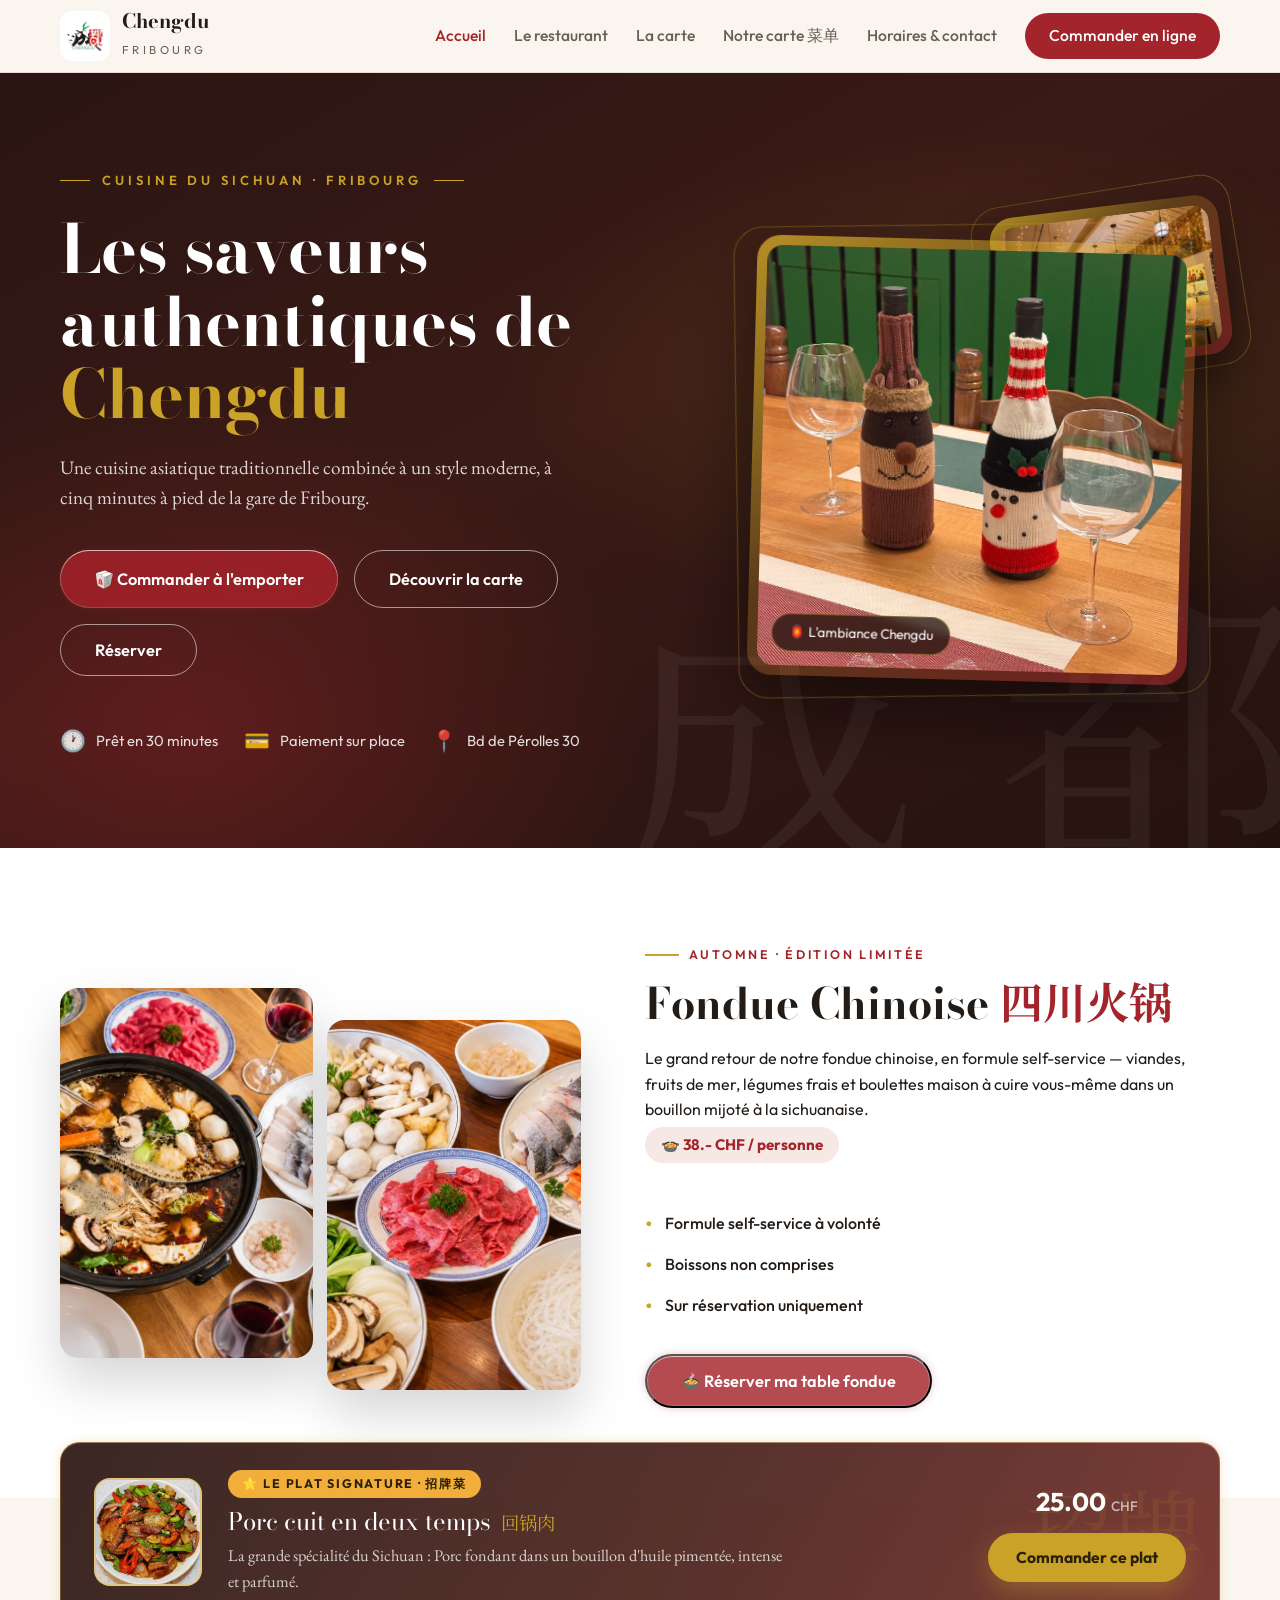
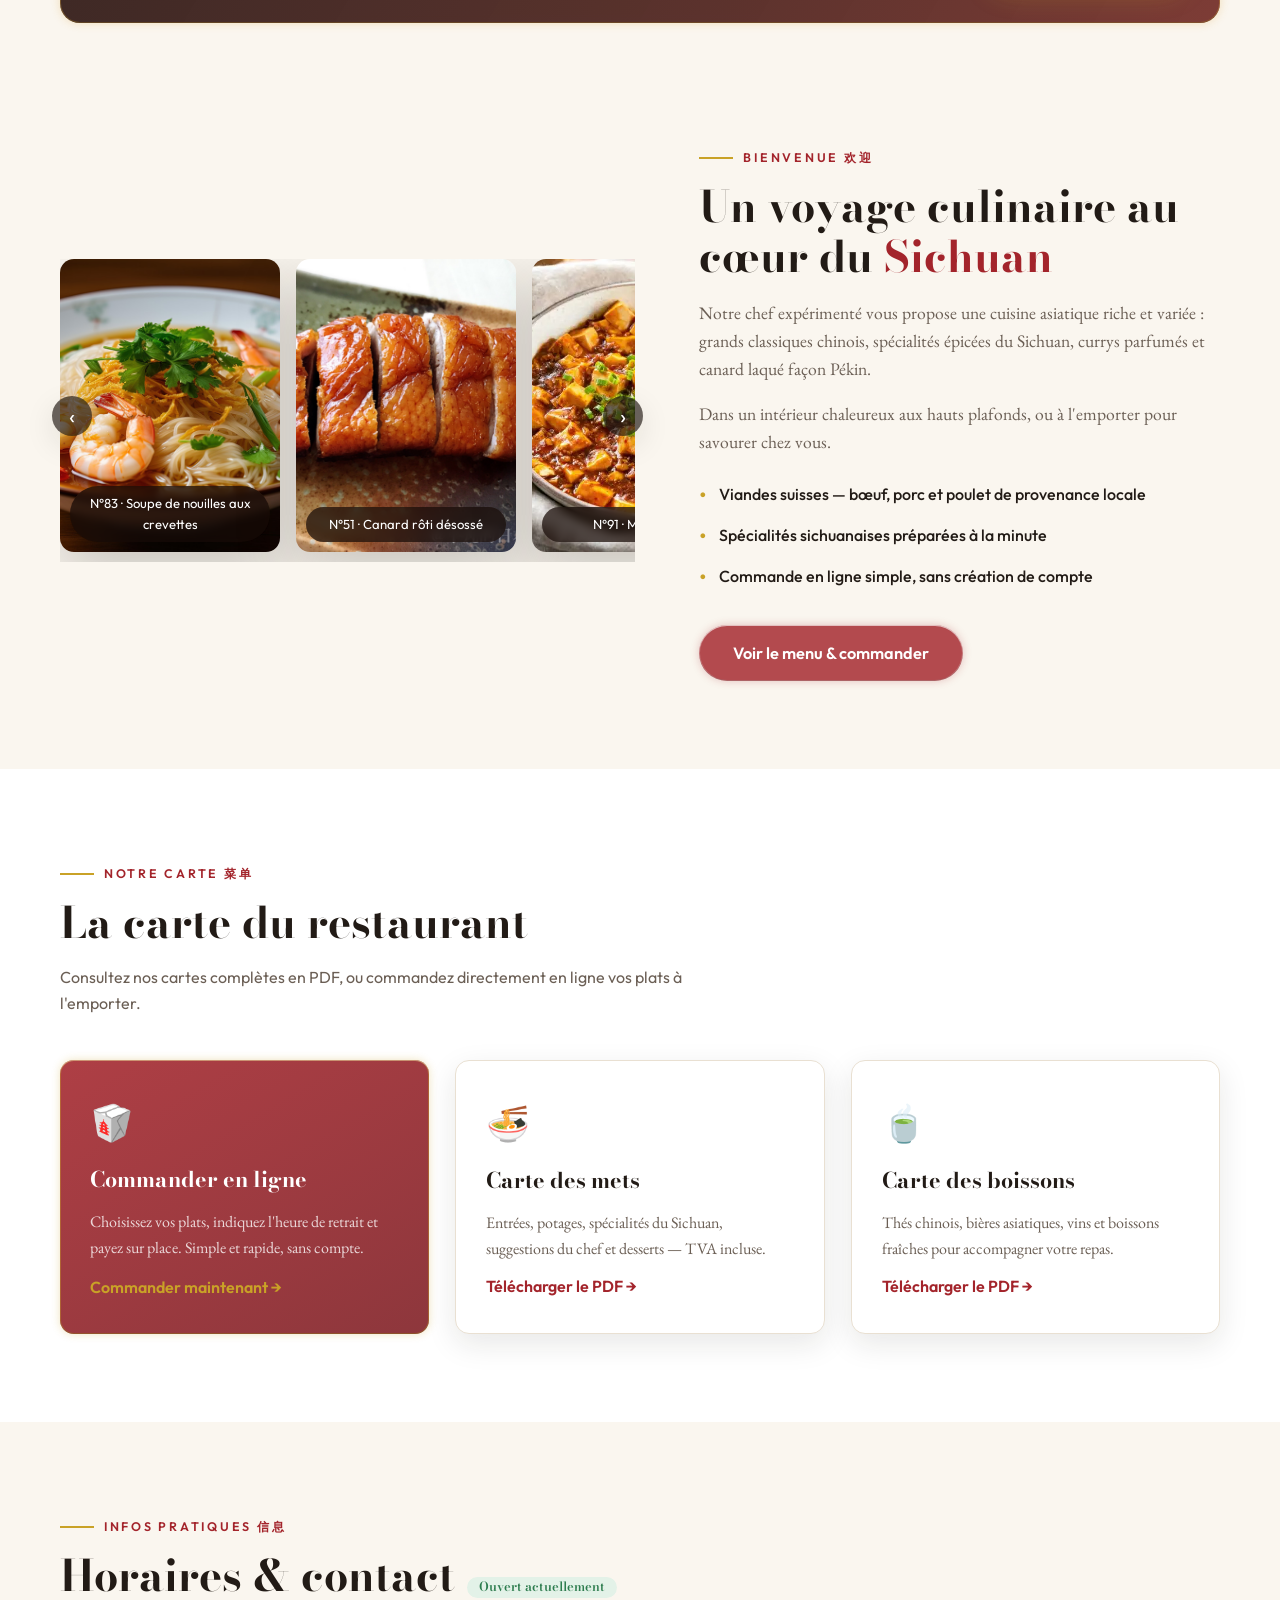
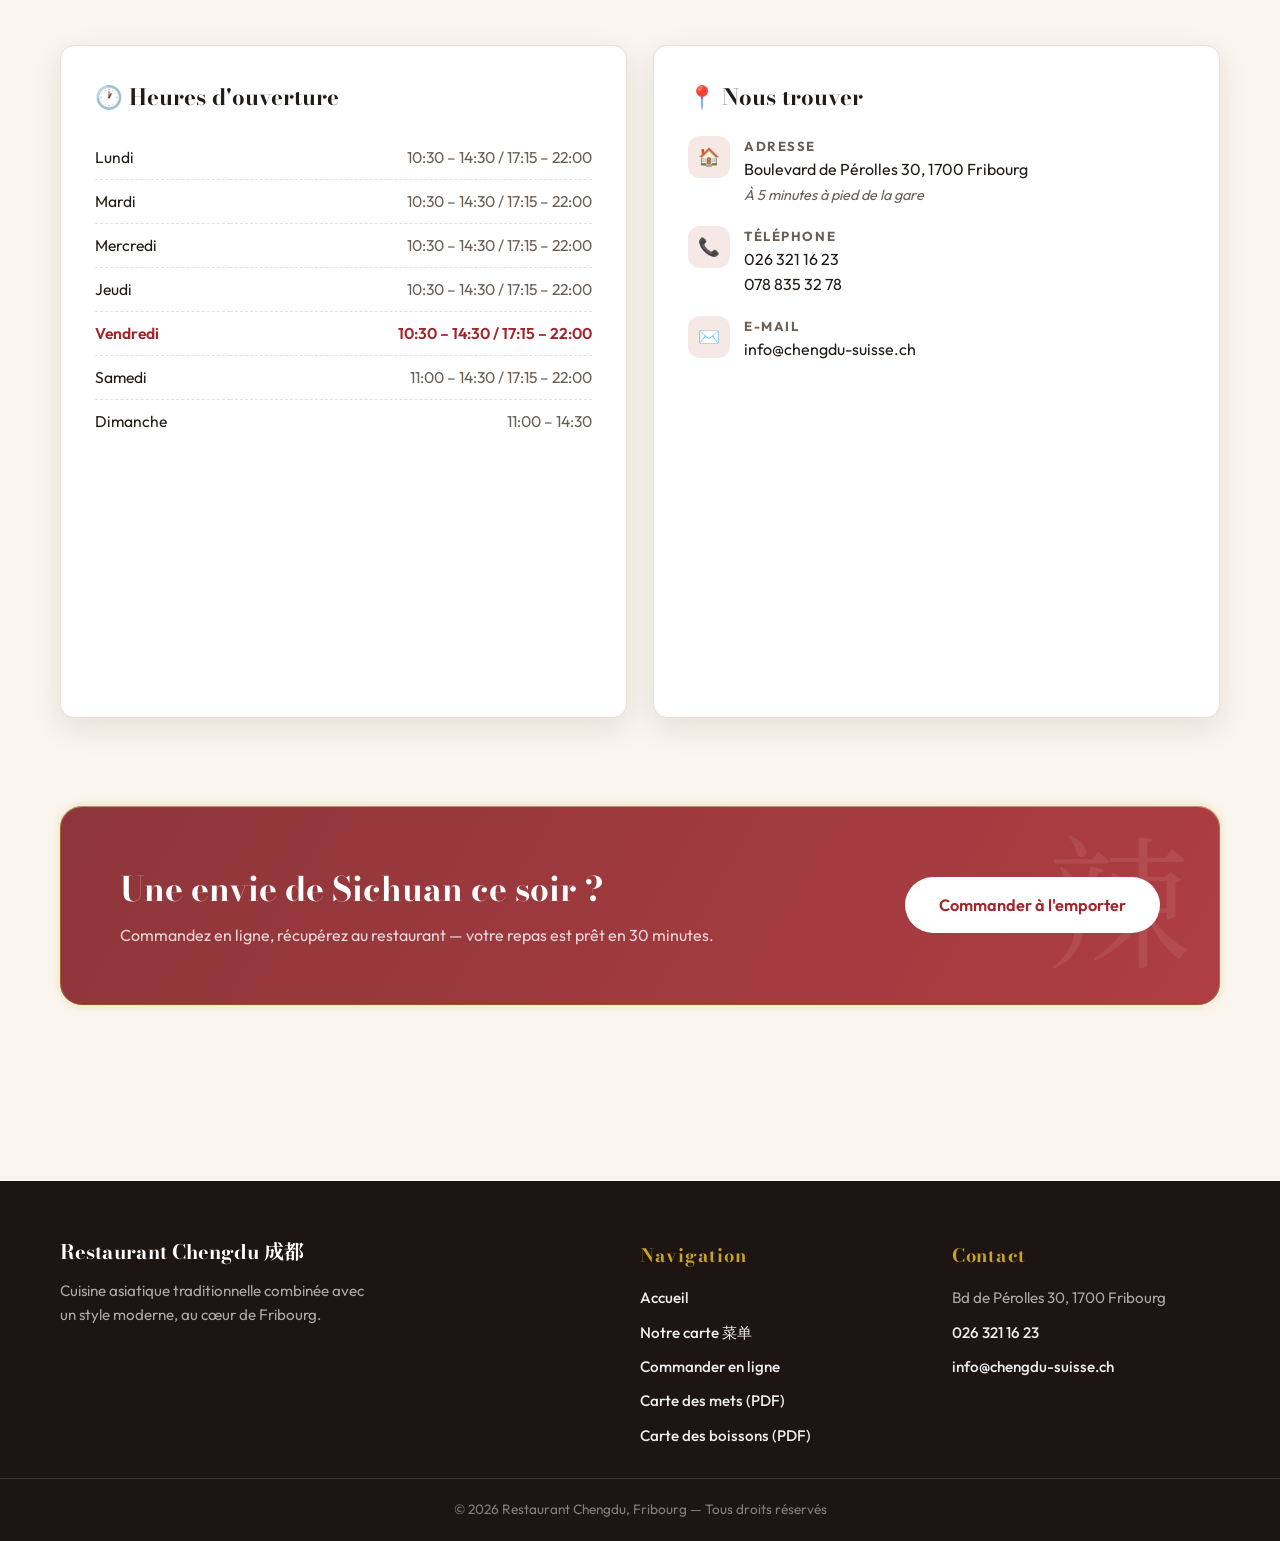
<file: index.html>
<!DOCTYPE html>
<html lang="fr">
<head>
  <meta charset="UTF-8">
  <!-- Google tag (gtag.js) -->
  <script async src="https://www.googletagmanager.com/gtag/js?id=AW-18296898600"></script>
  <script>
    window.dataLayer = window.dataLayer || [];
    function gtag(){dataLayer.push(arguments);}
    gtag('js', new Date());
    gtag('config', 'AW-18296898600');
  </script>
  <meta name="viewport" content="width=device-width, initial-scale=1.0">
  <title>Restaurant Chengdu 成都 — Cuisine sichuanaise & asiatique à Fribourg</title>
  <meta name="description" content="Restaurant Chengdu à Fribourg : cuisine asiatique traditionnelle et spécialités du Sichuan. Commandez en ligne à l'emporter, paiement sur place. Boulevard de Pérolles 30, à 5 minutes de la gare.">
  <link rel="icon" href="images/chengdu.JPG">
  <link rel="preconnect" href="https://fonts.googleapis.com">
  <link rel="preconnect" href="https://fonts.gstatic.com" crossorigin>
  <link href="https://fonts.googleapis.com/css2?family=Bodoni+Moda:wght@500;600;700&family=EB+Garamond:ital,wght@0,400;0,500;1,400&family=Outfit:wght@300;400;500;600;700&family=Noto+Serif+SC:wght@600;700&display=swap" rel="stylesheet">
  <link rel="stylesheet" href="css/style.css">
</head>
<body>

  <!-- 公告横幅（内容在 js/config.js 里修改） -->
  <div id="announceBanner" class="announce-banner" role="status">
    <strong id="announceBannerTitle"></strong><span id="announceBannerMsg"></span>
    <button class="announce-close" id="announceBannerClose" aria-label="Fermer">✕</button>
  </div>

  <!-- 公告弹窗 -->
  <div id="announceOverlay" class="announce-overlay">
    <div class="announce-popup" id="announcePopup" role="dialog" aria-modal="true">
      <div class="icon" id="announcePopupIcon">📢</div>
      <h3 id="announcePopupTitle"></h3>
      <p id="announcePopupMsg"></p>
      <button id="announcePopupClose">J'ai compris</button>
    </div>
  </div>

  <!-- 大公告板弹窗（内容在 js/config.js 的 popup 里修改） -->
  <div id="grandOverlay" class="grand-overlay">
    <div class="grand-popup" id="grandPopup" role="dialog" aria-modal="true" aria-labelledby="grandTitle">
      <button class="grand-close" id="grandClose" aria-label="Fermer">✕</button>
      <div class="grand-head"><span class="grand-icon" id="grandIcon">🎉</span></div>
      <div class="grand-card">
        <h2 id="grandTitle"></h2>
        <div class="grand-body" id="grandBody"></div>
        <a class="grand-btn" id="grandBtn" href="#"></a>
      </div>
      <div class="grand-foot"></div>
    </div>
  </div>

  <header class="site-header">
    <div class="container header-inner">
      <a href="index.html" class="brand">
        <img class="brand-logo" src="images/chengdu.JPG" alt="Logo Restaurant Chengdu">
        <span>
          <span class="brand-name">Chengdu</span><br>
          <span class="brand-sub">Fribourg</span>
        </span>
      </a>
      <button class="nav-toggle" id="navToggle" aria-label="Menu">☰</button>
      <nav class="main-nav" id="mainNav">
        <a href="index.html" class="active">Accueil</a>
        <a href="index.html#apropos">Le restaurant</a>
        <a href="index.html#carte">La carte</a>
        <a href="menu.html">Notre carte 菜单</a>
        <a href="index.html#contact">Horaires & contact</a>
        <a href="commander.html" class="btn-order">Commander en ligne</a>
      </nav>
    </div>
  </header>

  <!-- 英雄区 -->
  <section class="hero">
    <div class="hero-grid">
      <div class="hero-content">
        <span class="hero-kicker">Cuisine du Sichuan · Fribourg</span>
        <h1>Les saveurs authentiques de <span class="cn">Chengdu</span></h1>
        <p>Une cuisine asiatique traditionnelle combinée à un style moderne, à cinq minutes à pied de la gare de Fribourg.</p>
        <div class="hero-actions">
          <a href="commander.html" class="btn-primary">🥡 Commander à l'emporter</a>
          <a href="#carte" class="btn-ghost">Découvrir la carte</a>
          <button type="button" class="btn-ghost" data-reserve-open="table">Réserver</button>
        </div>
        <div class="hero-badges">
          <span class="hero-badge"><span>🕐</span> Prêt en 30 minutes</span>
          <span class="hero-badge"><span>💳</span> Paiement sur place</span>
          <span class="hero-badge"><span>📍</span> Bd de Pérolles 30</span>
        </div>
      </div>
      <div class="hero-visual">
        <div class="hero-frame hero-frame-secondary">
          <img src="images/interieur-lanternes.jpg" alt="Intérieur chaleureux du Restaurant Chengdu, lanternes et guirlandes lumineuses">
        </div>
        <div class="hero-frame">
          <img src="images/R2.jpg" alt="L'ambiance de fête au Restaurant Chengdu">
          <span class="frame-caption">🏮 L'ambiance Chengdu</span>
        </div>
      </div>
    </div>
  </section>

  <!-- 秋季火锅推广（内容在 js/config.js 的 fondue 里修改；enabled:false 可整块隐藏） -->
  <section class="fondue-section" id="fondue">
    <div class="container fondue-grid">
      <div class="fondue-photos">
        <img src="images/fondue1.jpg" alt="Fondue chinoise à volonté, chaudron mijoté et ingrédients frais">
        <img src="images/fondue2.jpg" alt="Assortiment de viandes, fruits de mer et légumes pour la fondue">
      </div>
      <div class="fondue-text">
        <span class="section-tag">Automne · Édition limitée</span>
        <h2 class="section-title">Fondue Chinoise <span class="cn">四川火锅</span></h2>
        <p>Le grand retour de notre fondue chinoise, en formule self-service — viandes, fruits de mer, légumes frais et boulettes maison à cuire vous-même dans un bouillon mijoté à la sichuanaise.</p>
        <span class="fondue-price-badge">🍲 38.- CHF / personne</span>
        <ul class="about-points">
          <li>Formule self-service à volonté</li>
          <li>Boissons non comprises</li>
          <li>Sur réservation uniquement</li>
        </ul>
        <button type="button" class="btn-primary" data-reserve-open="fondue">🍲 Réserver ma table fondue</button>
      </div>
    </div>
  </section>

  <!-- 主推菜聚光灯（在 js/config.js 的 signatureDish 里修改） -->
  <section class="sig-section" id="signature">
    <div class="container" id="signatureSpotHome"></div>
  </section>

  <!-- 关于 -->
  <section class="section" id="apropos">
    <div class="container about-grid">
      <div class="food-gallery-wrap">
        <button type="button" class="gallery-nav prev" id="galleryPrev" aria-label="Précédent">‹</button>
        <div class="food-gallery" id="foodGallery">
          <a class="gallery-item" href="commander.html#dish-83">
            <img src="images/plat1.jpg" alt="Soupe de nouilles aux crevettes 虾咖喱汤面">
            <span class="gallery-cap">N°83 · Soupe de nouilles aux crevettes</span>
          </a>
          <a class="gallery-item" href="commander.html#dish-51">
            <img src="images/plat2.jpg" alt="Canard rôti désossé 烧鸭">
            <span class="gallery-cap">N°51 · Canard rôti désossé</span>
          </a>
          <a class="gallery-item" href="commander.html#dish-91">
            <img src="images/plat3.jpg" alt="Ma Po Tofu 香辣豆腐">
            <span class="gallery-cap">N°91 · Ma Po Tofu</span>
          </a>
          <a class="gallery-item" href="commander.html#dish-61">
            <img src="images/plat4.jpeg" alt="Crevettes à la sauce aigre-douce 糖醋虾">
            <span class="gallery-cap">N°61 · Crevettes à la sauce aigre-douce</span>
          </a>
          <a class="gallery-item" href="commander.html#dish-S1">
            <img src="images/plats/s1.webp" alt="Porc cuit en deux temps 回锅肉">
            <span class="gallery-cap">S1 · Porc cuit en deux temps</span>
          </a>
          <a class="gallery-item" href="commander.html#dish-S4">
            <img src="images/plats/s4.jpg" alt="Bœuf froid effiloché au concombre 凉拌黄瓜牛肉丝">
            <span class="gallery-cap">S4 · Bœuf froid effiloché au concombre</span>
          </a>
        </div>
        <button type="button" class="gallery-nav next" id="galleryNext" aria-label="Suivant">›</button>
      </div>
      <div class="about-text">
        <span class="section-tag">Bienvenue 欢迎</span>
        <h2 class="section-title">Un voyage culinaire au cœur du <span class="cn">Sichuan</span></h2>
        <!-- 手机端专用：Hero 的氛围照片挪到这里显示，桌面端不受影响（见 css 里的 .hero-visual-mobile） -->
        <div class="hero-visual-mobile">
          <div class="hero-frame">
            <img src="images/R2.jpg" alt="L'ambiance de fête au Restaurant Chengdu">
            <span class="frame-caption">🏮 L'ambiance Chengdu</span>
          </div>
        </div>
        <p>Notre chef expérimenté vous propose une cuisine asiatique riche et variée : grands classiques chinois, spécialités épicées du Sichuan, currys parfumés et canard laqué façon Pékin.</p>
        <p>Dans un intérieur chaleureux aux hauts plafonds, ou à l'emporter pour savourer chez vous.</p>
        <ul class="about-points">
          <li>Viandes suisses — bœuf, porc et poulet de provenance locale</li>
          <li>Spécialités sichuanaises préparées à la minute</li>
          <li>Commande en ligne simple, sans création de compte</li>
        </ul>
        <a href="commander.html" class="btn-primary">Voir le menu & commander</a>
      </div>
    </div>
  </section>

  <!-- 菜单 -->
  <section class="section" id="carte" style="background:#fff;">
    <div class="container">
      <span class="section-tag">Notre carte 菜单</span>
      <h2 class="section-title">La carte du restaurant</h2>
      <p style="color:var(--ink-soft);max-width:640px;">Consultez nos cartes complètes en PDF, ou commandez directement en ligne vos plats à l'emporter.</p>
      <div class="menu-cards">
        <div class="menu-card highlight">
          <span class="icon">🥡</span>
          <h3>Commander en ligne</h3>
          <p>Choisissez vos plats, indiquez l'heure de retrait et payez sur place. Simple et rapide, sans compte.</p>
          <a href="commander.html" class="link">Commander maintenant →</a>
        </div>
        <div class="menu-card">
          <span class="icon">🍜</span>
          <h3>Carte des mets</h3>
          <p>Entrées, potages, spécialités du Sichuan, suggestions du chef et desserts — TVA incluse.</p>
          <a href="menus/carte-plats.pdf" target="_blank" class="link">Télécharger le PDF →</a>
        </div>
        <div class="menu-card">
          <span class="icon">🍵</span>
          <h3>Carte des boissons</h3>
          <p>Thés chinois, bières asiatiques, vins et boissons fraîches pour accompagner votre repas.</p>
          <a href="menus/carte-boissons.pdf" target="_blank" class="link">Télécharger le PDF →</a>
        </div>
      </div>
    </div>
  </section>

  <!-- 营业时间 & 联系 -->
  <section class="section" id="contact">
    <div class="container">
      <span class="section-tag">Infos pratiques 信息</span>
      <h2 class="section-title">Horaires & contact <span id="openBadge"></span></h2>
      <div class="info-grid">
        <div class="info-card">
          <div class="info-body">
            <h3>🕐 Heures d'ouverture</h3>
            <table class="hours-table" id="hoursTable"></table>
          </div>
        </div>
        <div class="info-card">
          <div class="info-body">
            <h3>📍 Nous trouver</h3>
            <ul class="contact-list">
              <li>
                <span class="ico">🏠</span>
                <div><strong>Adresse</strong>Boulevard de Pérolles 30, 1700 Fribourg<br><em style="color:var(--ink-soft);font-size:.9rem;">À 5 minutes à pied de la gare</em></div>
              </li>

              <li>
                <span class="ico">📞</span>
                <div><strong>Téléphone</strong><a href="tel:+41263211623">026 321 16 23</a><br><a href="tel:+41788353278">078 835 32 78</a></div>
              </li>

              <li>
                <span class="ico">✉️</span>
                <div><strong>E-mail</strong><a href="mailto:info@chengdu-suisse.ch">info@chengdu-suisse.ch</a></div>
              </li>
            </ul>
          </div>
          <iframe class="map-frame" title="Plan d'accès"
            src="https://www.google.com/maps?q=Boulevard%20de%20P%C3%A9rolles%2030%2C%201700%20Fribourg&output=embed"
            loading="lazy" referrerpolicy="no-referrer-when-downgrade"></iframe>
        </div>
      </div>
    </div>
  </section>

  <!-- CTA -->
  <section class="section" style="padding-top:0;">
    <div class="container">
      <div class="cta-strip">
        <div>
          <h2>Une envie de Sichuan ce soir ?</h2>
          <p>Commandez en ligne, récupérez au restaurant — votre repas est prêt en 30 minutes.</p>
        </div>
        <a href="commander.html" class="btn-primary">Commander à l'emporter</a>
      </div>
    </div>
  </section>

  <footer class="site-footer">
    <div class="container footer-inner">
      <div class="footer-brand">
        <span class="brand-name" style="color:#fff;">Restaurant Chengdu 成都</span>
        <p>Cuisine asiatique traditionnelle combinée avec un style moderne, au cœur de Fribourg.</p>
      </div>
      <div>
        <h4>Navigation</h4>
        <ul>
          <li><a href="index.html">Accueil</a></li>
          <li><a href="menu.html">Notre carte 菜单</a></li>
          <li><a href="commander.html">Commander en ligne</a></li>
          <li><a href="menus/carte-plats.pdf" target="_blank">Carte des mets (PDF)</a></li>
          <li><a href="menus/carte-boissons.pdf" target="_blank">Carte des boissons (PDF)</a></li>
        </ul>
      </div>
      <div>
        <h4>Contact</h4>
        <ul>
          <li>Bd de Pérolles 30, 1700 Fribourg</li>
          <li><a href="tel:+41263211623">026 321 16 23</a></li>
          <li><a href="mailto:info@chengdu-suisse.ch">info@chengdu-suisse.ch</a></li>
        </ul>
      </div>
    </div>
    <div class="footer-bottom">© <span id="year"></span> Restaurant Chengdu, Fribourg — Tous droits réservés</div>
  </footer>

  <!-- 预约订位弹层（普通订位 / 火锅订位） -->
  <div class="checkout-overlay" id="reserveOverlay">
    <div class="checkout-sheet" id="reserveSheet">
      <button class="sheet-close" id="reserveClose" aria-label="Fermer">✕</button>

      <div id="reserveForm">
        <h2>Réserver une table</h2>
        <p class="sub">Nous vous confirmons votre réservation par téléphone ou e-mail.</p>

        <div class="reserve-tabs">
          <button type="button" class="reserve-tab active" id="tabTable">🍽️ Table classique</button>
          <button type="button" class="reserve-tab" id="tabFondue">🍲 Fondue chinoise</button>
        </div>

        <div class="fondue-note" id="fondueNote" style="display:none;"></div>

        <form id="reserveFormEl" novalidate>
          <div class="form-row">
            <div class="form-group">
              <label for="rName">Nom, Prénom <span class="req">*</span></label>
              <input type="text" id="rName" autocomplete="name" placeholder="Votre nom">
              <p class="field-error" id="rErrName">Veuillez indiquer votre nom.</p>
            </div>
            <div class="form-group">
              <label for="rPhone">Téléphone <span class="req">*</span></label>
              <input type="tel" id="rPhone" autocomplete="tel" placeholder="079 123 45 67">
              <p class="field-error" id="rErrPhone">Veuillez indiquer un numéro de téléphone valide.</p>
            </div>
          </div>
          <div class="form-group">
            <label for="rEmail">E-mail <span class="opt">(facultatif)</span></label>
            <input type="email" id="rEmail" autocomplete="email" placeholder="vous@exemple.ch">
            <p class="field-error" id="rErrEmail">Cette adresse e-mail ne semble pas valide.</p>
          </div>
          <div class="form-row">
            <div class="form-group">
              <label for="rPeople">Nombre de personnes <span class="req">*</span></label>
              <select id="rPeople"></select>
            </div>
            <div class="form-group">
              <label for="rDay">Jour souhaité <span class="req">*</span></label>
              <select id="rDay"></select>
            </div>
          </div>
          <div class="form-group">
            <label for="rTime">Heure souhaitée <span class="req">*</span></label>
            <select id="rTime"></select>
            <p class="field-error" id="rErrTime">Veuillez choisir une heure.</p>
          </div>
          <div class="form-group">
            <label for="rNotes">Remarques <span class="opt">(allergies, occasion spéciale…)</span></label>
            <textarea id="rNotes" rows="2" placeholder="Remarques"></textarea>
          </div>
          <button type="submit" class="btn-checkout" id="rSubmit">Envoyer ma demande de réservation</button>
        </form>
      </div>

      <div id="reserveConfirm" style="display:none;">
        <div class="confirm-box">
          <div class="big">✅</div>
          <h2>Merci, votre demande est envoyée !</h2>
          <span class="order-no" id="reserveConfirmDetail"></span>
          <p>Nous vous confirmerons votre réservation par téléphone ou e-mail dans les meilleurs délais.</p>
          <button class="btn-checkout" id="rNewReservation" style="margin-top:18px;">Fermer</button>
        </div>
      </div>
    </div>
  </div>

  <div class="toast" id="toast"></div>

  <script src="js/config.js"></script>
  <script src="js/menu-data.js"></script>
  <script src="js/main.js"></script>
  <script src="js/reserve.js"></script>
</body>
</html>
</file>
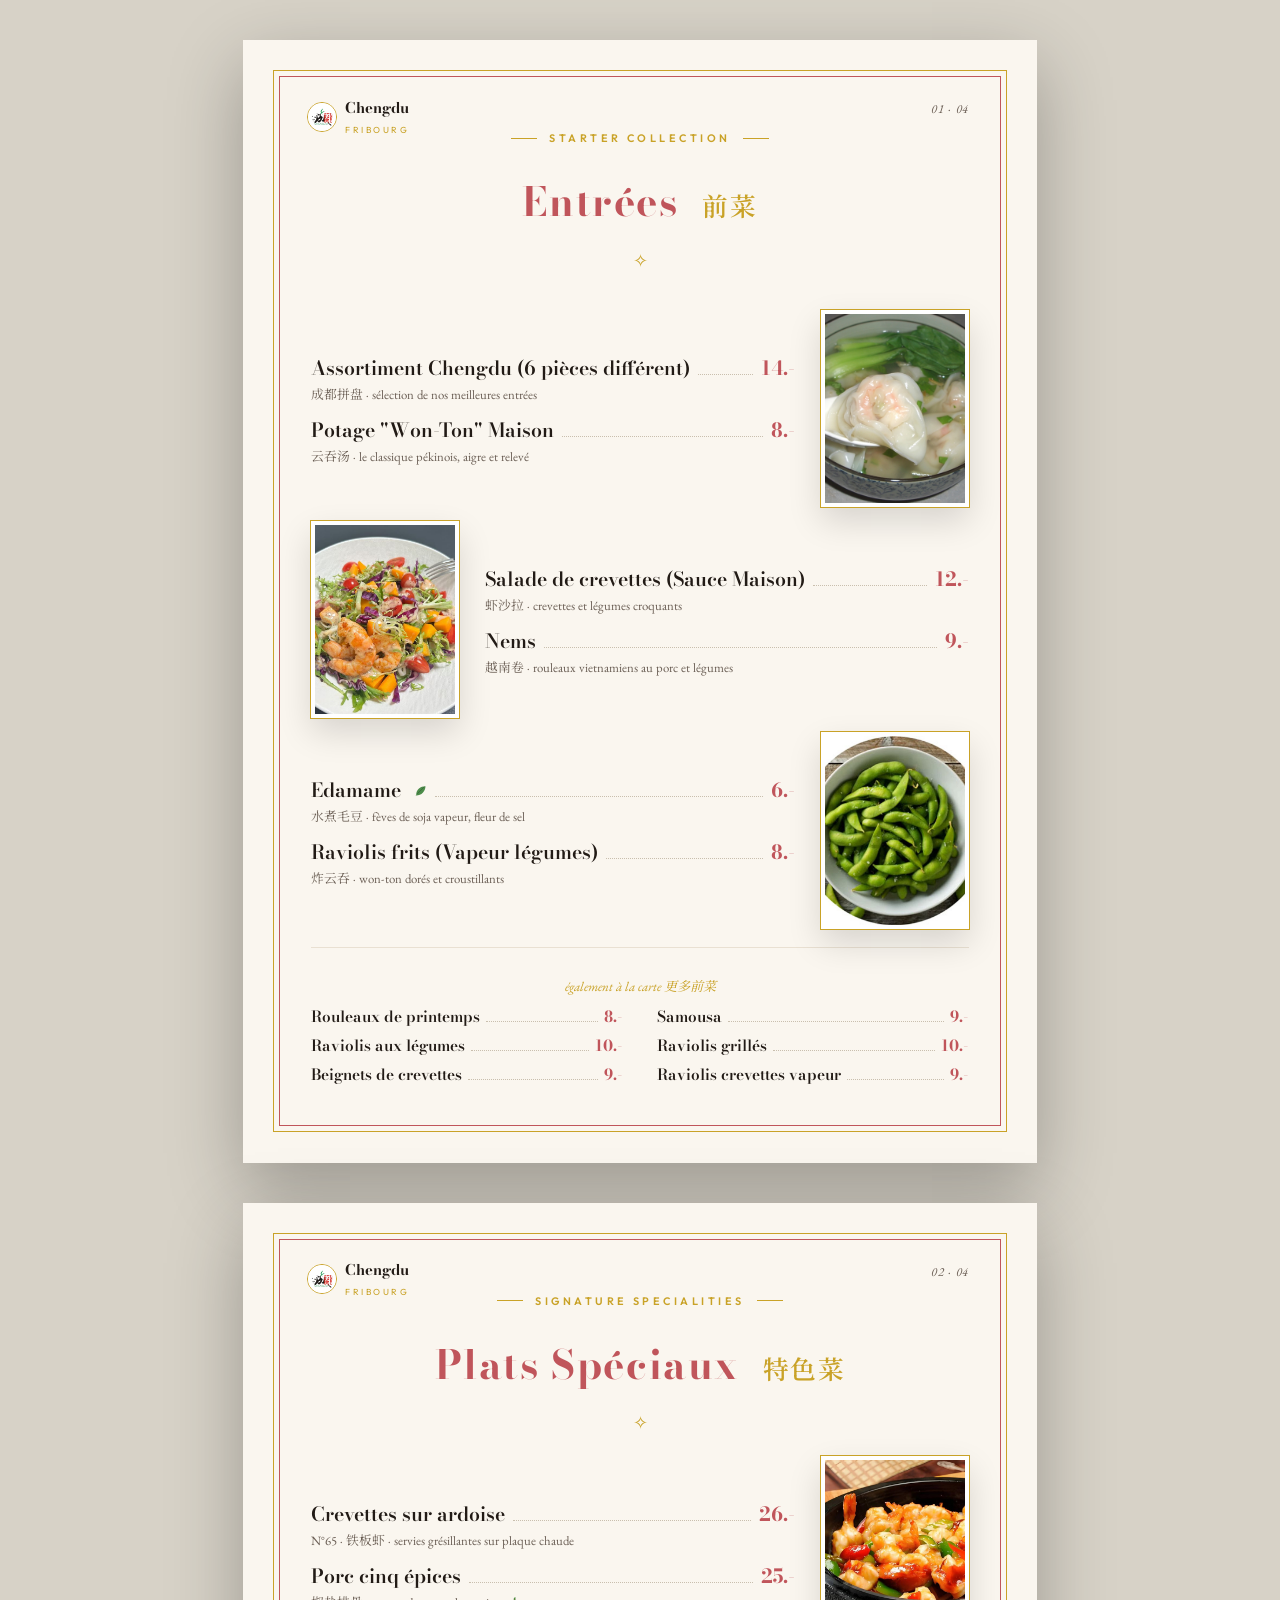
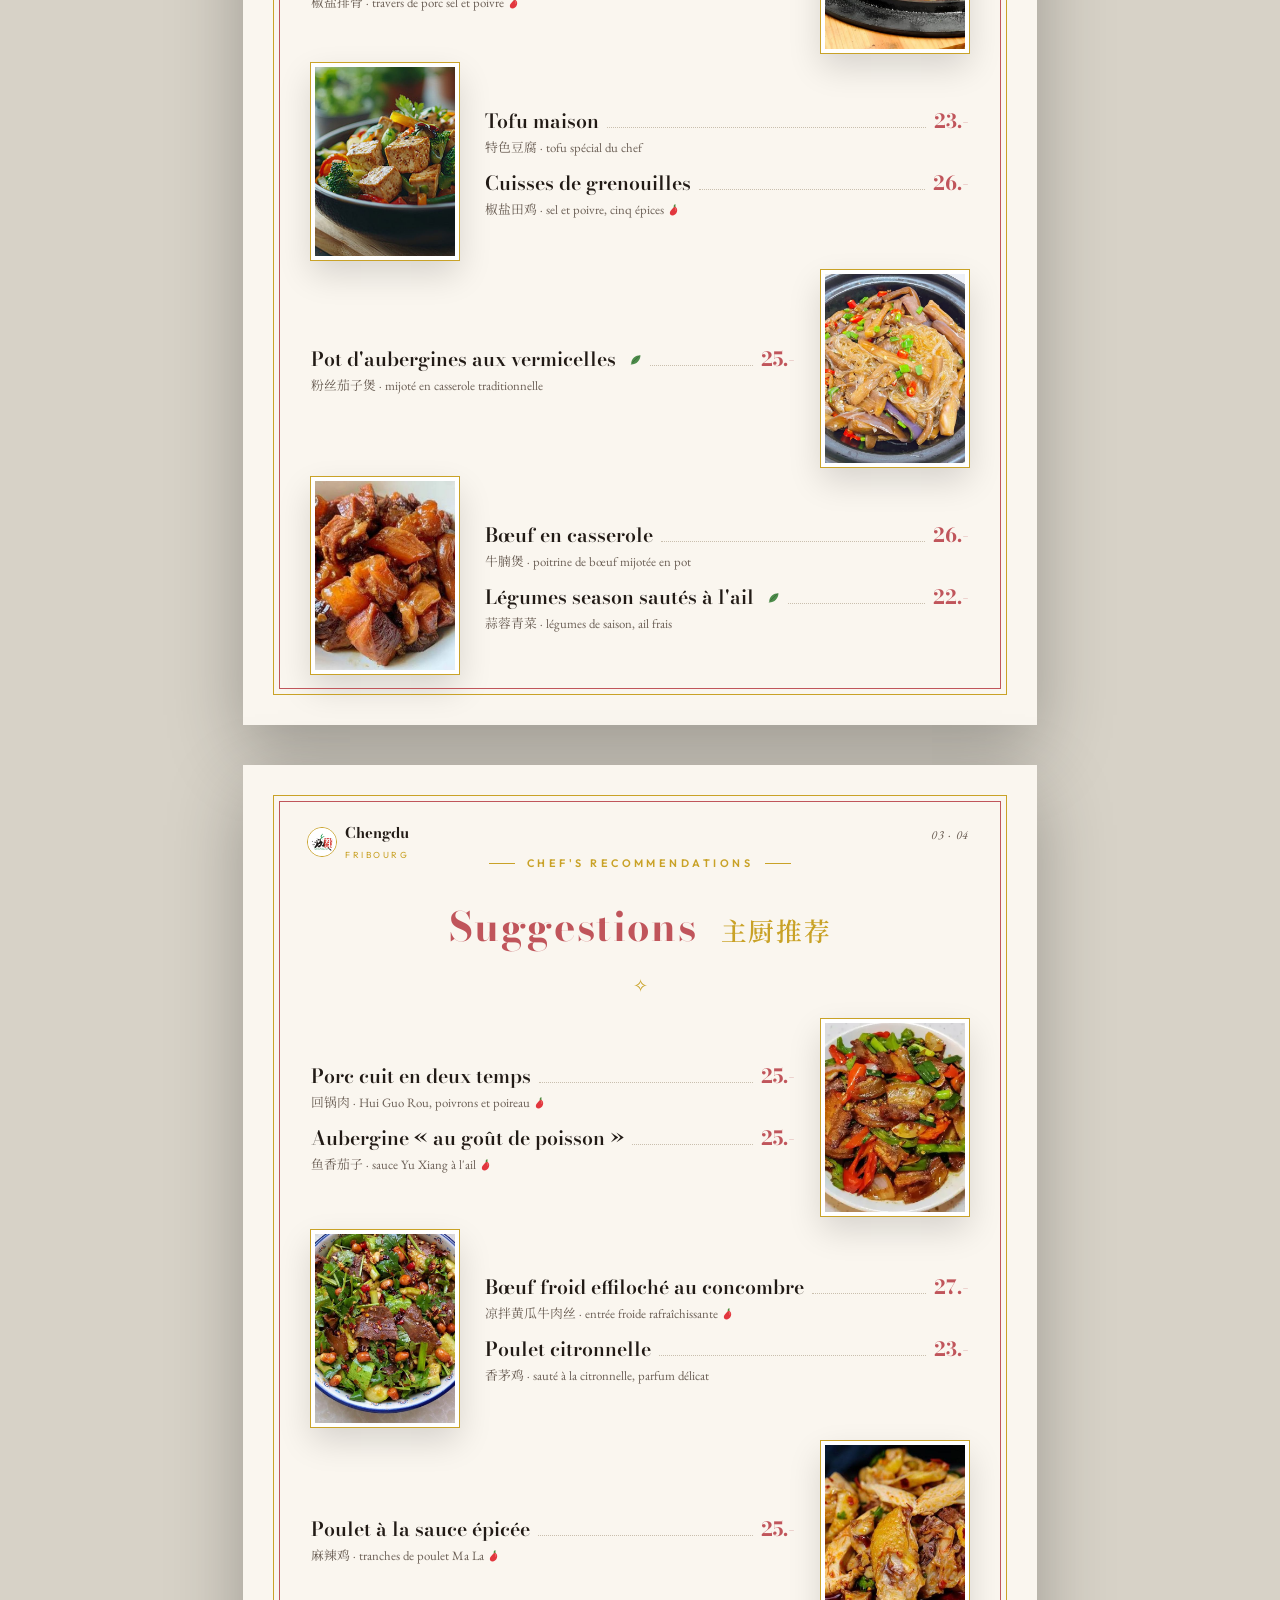
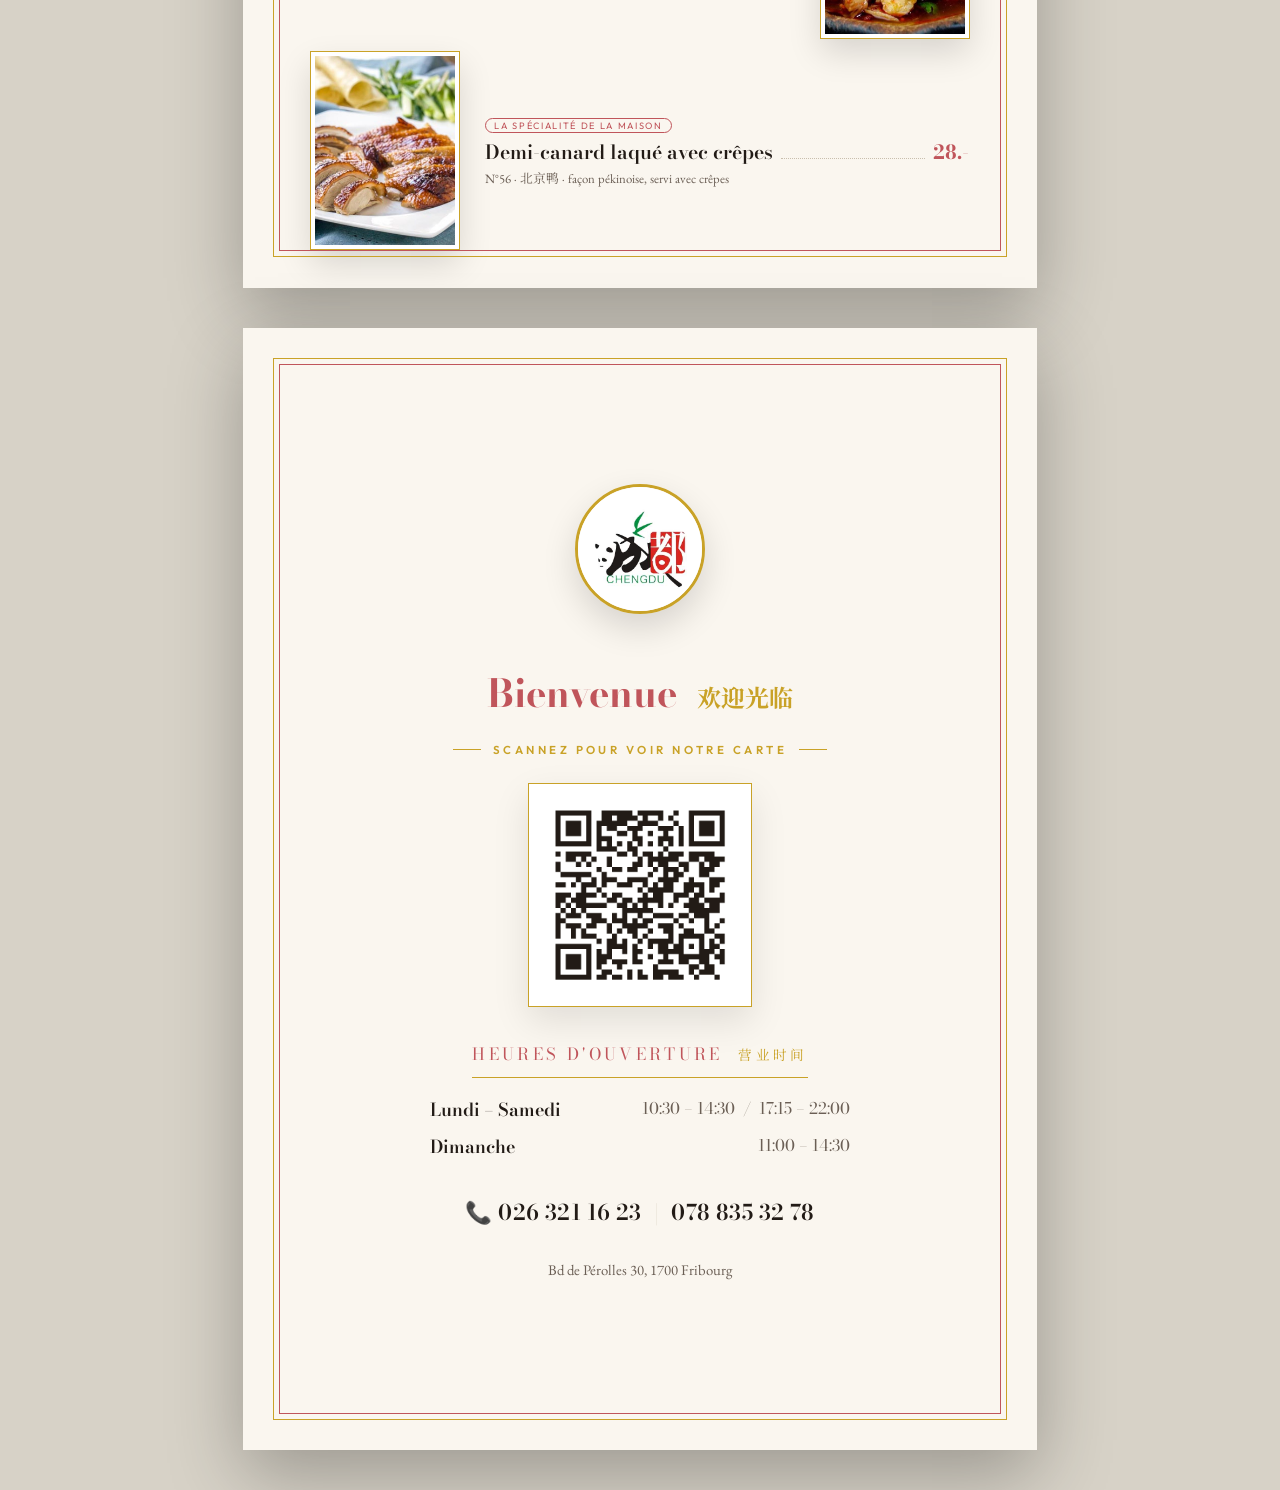
<file: affiche-menu.html>
<!DOCTYPE html>
<html lang="fr">
<head>
<meta charset="UTF-8">
<meta name="viewport" content="width=device-width, initial-scale=1.0">
<title>Affiche Menu — Restaurant Chengdu</title>
<link rel="icon" href="images/chengdu.JPG">
<link rel="preconnect" href="https://fonts.googleapis.com">
<link rel="preconnect" href="https://fonts.gstatic.com" crossorigin>
<link href="https://fonts.googleapis.com/css2?family=Bodoni+Moda:ital,opsz,wght@0,6..96,500;0,6..96,600;0,6..96,700;1,6..96,500&family=EB+Garamond:ital,wght@0,400;0,500;1,400&family=Outfit:wght@300;400;500;600&family=Noto+Serif+SC:wght@500;600;700&display=swap" rel="stylesheet">
<style>
  :root {
    --red: #C0555B;
    --red-dark: #9C4247;
    --gold: #C9A227;
    --gold-soft: #F7EFD8;
    --ink: #221B16;
    --ink-soft: #6B5F55;
    --paper: #FAF6EF;
    --line: #E9E0D2;
    --font-display: "Bodoni Moda", "Noto Serif SC", Georgia, serif;
    --font-accent: "EB Garamond", "Noto Serif SC", Georgia, serif;
    --font-sans: "Outfit", sans-serif;
  }
  * { box-sizing: border-box; }
  body {
    margin: 0; padding: 40px 0; background: #d7d2c7;
    display: flex; flex-direction: column; align-items: center; gap: 40px;
    font-family: var(--font-sans);
    -webkit-print-color-adjust: exact; print-color-adjust: exact;
  }
  .a4-page {
    background: var(--paper);
    width: 210mm; height: 297mm;
    padding: 16mm 18mm;
    position: relative;
    display: flex; flex-direction: column;
    box-shadow: 0 25px 70px rgba(0,0,0,.28);
    overflow: hidden;
  }
  @media print {
    @page { size: A4; margin: 0; }
    body { background: var(--paper); padding: 0; gap: 0; }
    .a4-page { box-shadow: none; page-break-after: always; }
  }

  /* 双重画框：外层香槟金 + 内层胭脂红 */
  .frame-outer { position: absolute; inset: 8mm; border: 1px solid var(--gold); pointer-events: none; z-index: 5; }
  .frame-inner { position: absolute; inset: 9.6mm; border: 1.5px solid var(--red); pointer-events: none; z-index: 5; }

  /* 角落小品牌标（第 1-3 页） */
  .poster-brand {
    position: absolute; top: 15mm; left: 17mm; z-index: 6;
    display: flex; align-items: center; gap: 8px;
  }
  .poster-brand img { width: 30px; height: 30px; border-radius: 50%; object-fit: cover; border: 1px solid var(--gold); }
  .poster-brand .pb-name { font-family: var(--font-display); font-weight: 700; font-size: .92rem; color: var(--ink); line-height: 1.1; }
  .poster-brand .pb-sub { font-size: .55rem; letter-spacing: .28em; text-transform: uppercase; color: var(--gold); }
  .poster-pageno {
    position: absolute; top: 16mm; right: 18mm; z-index: 6;
    font-family: var(--font-accent); font-style: italic; font-size: .78rem; color: var(--ink-soft);
    letter-spacing: .05em;
  }

  .page-header { text-align: center; margin: 20px 0 22px; position: relative; }
  .page-kicker {
    display: inline-flex; align-items: center; gap: 12px;
    color: var(--gold); letter-spacing: .32em; text-transform: uppercase;
    font-size: .68rem; font-weight: 600; margin-bottom: 10px;
  }
  .page-kicker::before, .page-kicker::after { content: ""; width: 26px; height: 1px; background: var(--gold); }
  .page-title { font-family: var(--font-display); font-weight: 700; font-size: 2.5rem; color: var(--red); letter-spacing: .04em; line-height: 1; }
  .page-title .cn { color: var(--gold); font-size: 1.6rem; margin-left: 12px; font-weight: 600; }
  .page-ornament { color: var(--gold); font-size: 1.1rem; margin-top: 6px; }

  .content { flex: 1; display: flex; flex-direction: column; justify-content: center; gap: 14px; }

  .dish-row { display: grid; grid-template-columns: 1fr 148px; gap: 26px; align-items: center; }
  .dish-row.img-left { grid-template-columns: 148px 1fr; }
  .dish-row.img-left .img-box { order: 1; }
  .dish-row.img-left .menu-block { order: 2; }

  .img-box {
    width: 148px; height: 197px; flex-shrink: 0;
    background: #fff; border: 4px solid #fff; outline: 1px solid var(--gold);
    box-shadow: 0 14px 32px rgba(0,0,0,.14);
    overflow: hidden; position: relative;
  }
  .img-box img { width: 100%; height: 100%; object-fit: cover; display: block; }
  .img-box.solo { width: 100%; height: 220px; }

  .menu-block { display: flex; flex-direction: column; justify-content: center; gap: 12px; }
  .dish-entry .row-line { display: flex; align-items: baseline; gap: 8px; }
  .dish-name { font-family: var(--font-display); font-weight: 600; font-size: 1.22rem; color: var(--ink); white-space: nowrap; }
  .leader { flex-grow: 1; border-bottom: 1px dotted #c9bfae; margin-bottom: 5px; }
  .dish-price { font-family: var(--font-display); font-weight: 700; font-size: 1.22rem; color: var(--red); white-space: nowrap; }
  .dish-cn { font-family: var(--font-accent); font-size: .8rem; color: var(--ink-soft); margin-top: 1px; }
  .dish-tag {
    display: inline-block; font-size: .58rem; letter-spacing: .18em; text-transform: uppercase;
    color: var(--red); border: 1px solid var(--red); border-radius: 999px; padding: 1px 8px; margin-bottom: 4px;
  }

  .spicy-icon { width: 1.05em; height: 1.05em; vertical-align: -0.16em; margin-left: 3px; }
  .veg-icon { width: .82em; height: .82em; vertical-align: -0.02em; margin-left: 5px; }

  .extra-list { margin-top: 4px; padding-top: 14px; border-top: 1px solid var(--line); }
  .extra-label {
    font-family: var(--font-accent); font-style: italic; color: var(--gold);
    font-size: .82rem; text-align: center; margin-bottom: 10px;
  }
  .extra-grid { display: grid; grid-template-columns: 1fr 1fr; gap: 6px 34px; }
  .extra-entry { display: flex; align-items: baseline; gap: 6px; }
  .extra-entry .dish-name { font-size: .96rem; }
  .extra-entry .dish-price { font-size: .96rem; }

  .page-footer-tag {
    text-align: center; margin-top: 10px; font-family: var(--font-accent); font-style: italic;
    color: var(--ink-soft); font-size: .78rem; letter-spacing: .04em;
  }

  /* 第 4 页 信息页 */
  .info-page { align-items: center; justify-content: center; text-align: center; }
  .info-logo { width: 130px; height: 130px; border-radius: 50%; object-fit: cover; border: 3px solid var(--gold); box-shadow: 0 14px 34px rgba(0,0,0,.14); margin-bottom: 18px; }
  .info-title { font-family: var(--font-display); font-weight: 700; font-size: 2.4rem; color: var(--red); margin-bottom: 6px; }
  .info-title .cn { color: var(--gold); font-size: 1.5rem; margin-left: 10px; }
  .info-kicker {
    display: inline-flex; align-items: center; gap: 12px; color: var(--gold);
    letter-spacing: .3em; text-transform: uppercase; font-size: .72rem; font-weight: 600; margin: 14px 0 26px;
  }
  .info-kicker::before, .info-kicker::after { content: ""; width: 28px; height: 1px; background: var(--gold); }
  .qr-wrapper { background: #fff; padding: 16px; border: 1px solid var(--gold); box-shadow: 0 14px 34px rgba(0,0,0,.1); }
  .qr-wrapper img { width: 190px; height: 190px; display: block; }
  .hours-block { margin-top: 34px; width: 100%; max-width: 420px; }
  .hours-title {
    font-family: var(--font-display); text-transform: uppercase; letter-spacing: .2em; font-size: 1.05rem;
    color: var(--red); border-bottom: 1px solid var(--gold); padding-bottom: 10px; margin-bottom: 18px; display: inline-block;
  }
  .hours-title .cn { color: var(--gold); font-size: .85rem; margin-left: 8px; }
  .hours-row { display: flex; justify-content: space-between; font-family: var(--font-display); margin-bottom: 10px; }
  .hours-day { font-weight: 600; font-size: 1.12rem; color: var(--ink); }
  .hours-time { font-size: 1rem; color: var(--ink-soft); }
  .info-phone { margin-top: 26px; font-family: var(--font-display); font-size: 1.35rem; font-weight: 600; color: var(--ink); letter-spacing: .02em; }
  .info-phone .sep { color: #c9bfae; font-weight: 300; margin: 0 12px; }
  .info-address { margin-top: 10px; font-family: var(--font-accent); color: var(--ink-soft); font-size: .92rem; }
</style>
</head>
<body>

  <!-- ================= PAGE 1 : ENTRÉES / 前菜 ================= -->
  <div class="a4-page">
    <div class="frame-outer"></div><div class="frame-inner"></div>
    <div class="poster-brand">
      <img src="images/chengdu.JPG" alt="Chengdu">
      <span><span class="pb-name">Chengdu</span><br><span class="pb-sub">Fribourg</span></span>
    </div>
    <div class="poster-pageno">01 · 04</div>

    <header class="page-header">
      <p class="page-kicker">Starter Collection</p>
      <h1 class="page-title">Entrées <span class="cn">前菜</span></h1>
      <div class="page-ornament">✧</div>
    </header>

    <div class="content">
      <div class="dish-row">
        <div class="menu-block">
          <div class="dish-entry">
            <div class="row-line"><span class="dish-name">Assortiment Chengdu (6 pièces différent)</span><span class="leader"></span><span class="dish-price">14.-</span></div>
            <div class="dish-cn">成都拼盘 · sélection de nos meilleures entrées</div>
          </div>
          <div class="dish-entry">
            <div class="row-line"><span class="dish-name">Potage "Won-Ton" Maison</span><span class="leader"></span><span class="dish-price">8.-</span></div>
            <div class="dish-cn">云吞汤 · le classique pékinois, aigre et relevé</div>
          </div>
        </div>
        <div class="img-box"><img src="images/plats/n12.jpg" alt="Potage aigre piquant"></div>
      </div>

      <div class="dish-row img-left">
        <div class="img-box"><img src="images/plats/n23.jpeg" alt="Salade de crevettes"></div>
        <div class="menu-block">
          <div class="dish-entry">
            <div class="row-line"><span class="dish-name">Salade de crevettes (Sauce Maison)</span><span class="leader"></span><span class="dish-price">12.-</span></div>
            <div class="dish-cn">虾沙拉 · crevettes et légumes croquants</div>
          </div>
          <div class="dish-entry">
            <div class="row-line"><span class="dish-name">Nems</span><span class="leader"></span><span class="dish-price">9.-</span></div>
            <div class="dish-cn">越南卷 · rouleaux vietnamiens au porc et légumes</div>
          </div>
        </div>
      </div>

      <div class="dish-row">
        <div class="menu-block">
          <div class="dish-entry">
            <div class="row-line"><span class="dish-name">Edamame</span><svg class="veg-icon" viewBox="0 0 24 24" aria-label="végétarien"><path d="M4 20C4 10 12 4 21 4c0 9-7 17-17 17-1.4 0-1.4-.2 0-1z" fill="#4C8C4A"/><path d="M6.5 17.5C11 13 15 9 18.5 5.5" stroke="#365F35" stroke-width="1.3" fill="none" stroke-linecap="round"/></svg><span class="leader"></span><span class="dish-price">6.-</span></div>
            <div class="dish-cn">水煮毛豆 · fèves de soja vapeur, fleur de sel</div>
          </div>
          <div class="dish-entry">
            <div class="row-line"><span class="dish-name">Raviolis frits (Vapeur légumes)</span><span class="leader"></span><span class="dish-price">8.-</span></div>
            <div class="dish-cn">炸云吞 · won-ton dorés et croustillants</div>
          </div>
        </div>
        <div class="img-box"><img src="images/menu-qr/saison-edamame.jpg" alt="Edamame"></div>
      </div>

      <div class="extra-list">
        <p class="extra-label">également à la carte 更多前菜</p>
        <div class="extra-grid">
          <div class="extra-entry"><span class="dish-name">Rouleaux de printemps</span><span class="leader"></span><span class="dish-price">8.-</span></div>
          <div class="extra-entry"><span class="dish-name">Samousa</span><span class="leader"></span><span class="dish-price">9.-</span></div>
          <div class="extra-entry"><span class="dish-name">Raviolis aux légumes</span><span class="leader"></span><span class="dish-price">10.-</span></div>
          <div class="extra-entry"><span class="dish-name">Raviolis grillés</span><span class="leader"></span><span class="dish-price">10.-</span></div>
          <div class="extra-entry"><span class="dish-name">Beignets de crevettes</span><span class="leader"></span><span class="dish-price">9.-</span></div>
          <div class="extra-entry"><span class="dish-name">Raviolis crevettes vapeur</span><span class="leader"></span><span class="dish-price">9.-</span></div>
        </div>
      </div>
    </div>
  </div>

  <!-- ================= PAGE 2 : PLATS SPÉCIAUX / 特色菜 ================= -->
  <div class="a4-page">
    <div class="frame-outer"></div><div class="frame-inner"></div>
    <div class="poster-brand">
      <img src="images/chengdu.JPG" alt="Chengdu">
      <span><span class="pb-name">Chengdu</span><br><span class="pb-sub">Fribourg</span></span>
    </div>
    <div class="poster-pageno">02 · 04</div>

    <header class="page-header">
      <p class="page-kicker">Signature Specialities</p>
      <h1 class="page-title">Plats Spéciaux <span class="cn">特色菜</span></h1>
      <div class="page-ornament">✧</div>
    </header>

    <div class="content" style="gap:10px;">
      <div class="dish-row">
        <div class="menu-block">
          <div class="dish-entry">
            <div class="row-line"><span class="dish-name">Crevettes sur ardoise</span><span class="leader"></span><span class="dish-price">26.-</span></div>
            <div class="dish-cn">N°65 · 铁板虾 · servies grésillantes sur plaque chaude</div>
          </div>
          <div class="dish-entry">
            <div class="row-line"><span class="dish-name">Porc cinq épices</span><span class="leader"></span><span class="dish-price">25.-</span></div>
            <div class="dish-cn">椒盐排骨 · travers de porc sel et poivre<svg class="spicy-icon" viewBox="0 0 24 24" aria-label="épicé"><path d="M12.3 3.4c1-.7 2.3-.9 3.4-.4.3.1.3.6 0 .8-.9.5-1.5 1.1-1.8 1.8.5-.1 1-.1 1.4.1.3.1.3.5.1.7-.6.5-1 1-1.3 1.6.4 0 .8.1 1.1.3.3.2.3.5 0 .7-2.2 1.7-3.6 3.2-3.9 4.3z" fill="#4E8C3F"/><path d="M13.6 6.7c2 .4 3.7 1.9 4.3 3.9 1 3.4-.5 7.5-3.6 10-2.8 2.2-6.2 2.3-8.1.3-1.7-1.8-1.4-4.8.7-7.4C8.6 10.9 11 8.9 13.6 6.7z" fill="#E2373E"/><path d="M14.6 8.6c1 1.2 1.4 2.9 1 4.5" stroke="#F28B85" stroke-width="1.1" fill="none" stroke-linecap="round"/></svg></div>
          </div>
        </div>
        <div class="img-box"><img src="images/plats/n65.jpg" alt="Crevettes sur ardoise"></div>
      </div>

      <div class="dish-row img-left">
        <div class="img-box"><img src="images/plats/n92.jpg" alt="Tofu maison"></div>
        <div class="menu-block">
          <div class="dish-entry">
            <div class="row-line"><span class="dish-name">Tofu maison</span><span class="leader"></span><span class="dish-price">23.-</span></div>
            <div class="dish-cn">特色豆腐 · tofu spécial du chef</div>
          </div>
          <div class="dish-entry">
            <div class="row-line"><span class="dish-name">Cuisses de grenouilles</span><span class="leader"></span><span class="dish-price">26.-</span></div>
            <div class="dish-cn">椒盐田鸡 · sel et poivre, cinq épices<svg class="spicy-icon" viewBox="0 0 24 24" aria-label="épicé"><path d="M12.3 3.4c1-.7 2.3-.9 3.4-.4.3.1.3.6 0 .8-.9.5-1.5 1.1-1.8 1.8.5-.1 1-.1 1.4.1.3.1.3.5.1.7-.6.5-1 1-1.3 1.6.4 0 .8.1 1.1.3.3.2.3.5 0 .7-2.2 1.7-3.6 3.2-3.9 4.3z" fill="#4E8C3F"/><path d="M13.6 6.7c2 .4 3.7 1.9 4.3 3.9 1 3.4-.5 7.5-3.6 10-2.8 2.2-6.2 2.3-8.1.3-1.7-1.8-1.4-4.8.7-7.4C8.6 10.9 11 8.9 13.6 6.7z" fill="#E2373E"/><path d="M14.6 8.6c1 1.2 1.4 2.9 1 4.5" stroke="#F28B85" stroke-width="1.1" fill="none" stroke-linecap="round"/></svg></div>
          </div>
        </div>
      </div>

      <div class="dish-row">
        <div class="menu-block">
          <div class="dish-entry">
            <div class="row-line"><span class="dish-name">Pot d'aubergines aux vermicelles</span><svg class="veg-icon" viewBox="0 0 24 24" aria-label="végétarien"><path d="M4 20C4 10 12 4 21 4c0 9-7 17-17 17-1.4 0-1.4-.2 0-1z" fill="#4C8C4A"/><path d="M6.5 17.5C11 13 15 9 18.5 5.5" stroke="#365F35" stroke-width="1.3" fill="none" stroke-linecap="round"/></svg><span class="leader"></span><span class="dish-price">25.-</span></div>
            <div class="dish-cn">粉丝茄子煲 · mijoté en casserole traditionnelle</div>
          </div>
        </div>
        <div class="img-box"><img src="images/plats/n94.jpeg" alt="Pot d'aubergines aux vermicelles"></div>
      </div>

      <div class="dish-row img-left">
        <div class="img-box"><img src="images/plats/n95.jpg" alt="Bœuf en casserole"></div>
        <div class="menu-block">
          <div class="dish-entry">
            <div class="row-line"><span class="dish-name">Bœuf en casserole</span><span class="leader"></span><span class="dish-price">26.-</span></div>
            <div class="dish-cn">牛腩煲 · poitrine de bœuf mijotée en pot</div>
          </div>
          <div class="dish-entry">
            <div class="row-line"><span class="dish-name">Légumes season sautés à l'ail</span><svg class="veg-icon" viewBox="0 0 24 24" aria-label="végétarien"><path d="M4 20C4 10 12 4 21 4c0 9-7 17-17 17-1.4 0-1.4-.2 0-1z" fill="#4C8C4A"/><path d="M6.5 17.5C11 13 15 9 18.5 5.5" stroke="#365F35" stroke-width="1.3" fill="none" stroke-linecap="round"/></svg><span class="leader"></span><span class="dish-price">22.-</span></div>
            <div class="dish-cn">蒜蓉青菜 · légumes de saison, ail frais</div>
          </div>
        </div>
      </div>
    </div>
  </div>

  <!-- ================= PAGE 3 : SUGGESTIONS DU CHEF / 主厨推荐 ================= -->
  <div class="a4-page">
    <div class="frame-outer"></div><div class="frame-inner"></div>
    <div class="poster-brand">
      <img src="images/chengdu.JPG" alt="Chengdu">
      <span><span class="pb-name">Chengdu</span><br><span class="pb-sub">Fribourg</span></span>
    </div>
    <div class="poster-pageno">03 · 04</div>

    <header class="page-header">
      <p class="page-kicker">Chef's Recommendations</p>
      <h1 class="page-title">Suggestions <span class="cn">主厨推荐</span></h1>
      <div class="page-ornament">✧</div>
    </header>

    <div class="content">
      <div class="dish-row">
        <div class="menu-block">
          <div class="dish-entry">
            <div class="row-line"><span class="dish-name">Porc cuit en deux temps</span><span class="leader"></span><span class="dish-price">25.-</span></div>
            <div class="dish-cn">回锅肉 · Hui Guo Rou, poivrons et poireau<svg class="spicy-icon" viewBox="0 0 24 24" aria-label="épicé"><path d="M12.3 3.4c1-.7 2.3-.9 3.4-.4.3.1.3.6 0 .8-.9.5-1.5 1.1-1.8 1.8.5-.1 1-.1 1.4.1.3.1.3.5.1.7-.6.5-1 1-1.3 1.6.4 0 .8.1 1.1.3.3.2.3.5 0 .7-2.2 1.7-3.6 3.2-3.9 4.3z" fill="#4E8C3F"/><path d="M13.6 6.7c2 .4 3.7 1.9 4.3 3.9 1 3.4-.5 7.5-3.6 10-2.8 2.2-6.2 2.3-8.1.3-1.7-1.8-1.4-4.8.7-7.4C8.6 10.9 11 8.9 13.6 6.7z" fill="#E2373E"/><path d="M14.6 8.6c1 1.2 1.4 2.9 1 4.5" stroke="#F28B85" stroke-width="1.1" fill="none" stroke-linecap="round"/></svg></div>
          </div>
          <div class="dish-entry">
            <div class="row-line"><span class="dish-name">Aubergine « au goût de poisson »</span><span class="leader"></span><span class="dish-price">25.-</span></div>
            <div class="dish-cn">鱼香茄子 · sauce Yu Xiang à l'ail<svg class="spicy-icon" viewBox="0 0 24 24" aria-label="épicé"><path d="M12.3 3.4c1-.7 2.3-.9 3.4-.4.3.1.3.6 0 .8-.9.5-1.5 1.1-1.8 1.8.5-.1 1-.1 1.4.1.3.1.3.5.1.7-.6.5-1 1-1.3 1.6.4 0 .8.1 1.1.3.3.2.3.5 0 .7-2.2 1.7-3.6 3.2-3.9 4.3z" fill="#4E8C3F"/><path d="M13.6 6.7c2 .4 3.7 1.9 4.3 3.9 1 3.4-.5 7.5-3.6 10-2.8 2.2-6.2 2.3-8.1.3-1.7-1.8-1.4-4.8.7-7.4C8.6 10.9 11 8.9 13.6 6.7z" fill="#E2373E"/><path d="M14.6 8.6c1 1.2 1.4 2.9 1 4.5" stroke="#F28B85" stroke-width="1.1" fill="none" stroke-linecap="round"/></svg></div>
          </div>
        </div>
        <div class="img-box"><img src="images/plats/s1.webp" alt="Porc cuit en deux temps"></div>
      </div>

      <div class="dish-row img-left">
        <div class="img-box"><img src="images/plats/s4.jpg" alt="Bœuf froid effiloché au concombre"></div>
        <div class="menu-block">
          <div class="dish-entry">
            <div class="row-line"><span class="dish-name">Bœuf froid effiloché au concombre</span><span class="leader"></span><span class="dish-price">27.-</span></div>
            <div class="dish-cn">凉拌黄瓜牛肉丝 · entrée froide rafraîchissante<svg class="spicy-icon" viewBox="0 0 24 24" aria-label="épicé"><path d="M12.3 3.4c1-.7 2.3-.9 3.4-.4.3.1.3.6 0 .8-.9.5-1.5 1.1-1.8 1.8.5-.1 1-.1 1.4.1.3.1.3.5.1.7-.6.5-1 1-1.3 1.6.4 0 .8.1 1.1.3.3.2.3.5 0 .7-2.2 1.7-3.6 3.2-3.9 4.3z" fill="#4E8C3F"/><path d="M13.6 6.7c2 .4 3.7 1.9 4.3 3.9 1 3.4-.5 7.5-3.6 10-2.8 2.2-6.2 2.3-8.1.3-1.7-1.8-1.4-4.8.7-7.4C8.6 10.9 11 8.9 13.6 6.7z" fill="#E2373E"/><path d="M14.6 8.6c1 1.2 1.4 2.9 1 4.5" stroke="#F28B85" stroke-width="1.1" fill="none" stroke-linecap="round"/></svg></div>
          </div>
          <div class="dish-entry">
            <div class="row-line"><span class="dish-name">Poulet citronnelle</span><span class="leader"></span><span class="dish-price">23.-</span></div>
            <div class="dish-cn">香茅鸡 · sauté à la citronnelle, parfum délicat</div>
          </div>
        </div>
      </div>

      <div class="dish-row">
        <div class="menu-block">
          <div class="dish-entry">
            <div class="row-line"><span class="dish-name">Poulet à la sauce épicée</span><span class="leader"></span><span class="dish-price">25.-</span></div>
            <div class="dish-cn">麻辣鸡 · tranches de poulet Ma La<svg class="spicy-icon" viewBox="0 0 24 24" aria-label="épicé"><path d="M12.3 3.4c1-.7 2.3-.9 3.4-.4.3.1.3.6 0 .8-.9.5-1.5 1.1-1.8 1.8.5-.1 1-.1 1.4.1.3.1.3.5.1.7-.6.5-1 1-1.3 1.6.4 0 .8.1 1.1.3.3.2.3.5 0 .7-2.2 1.7-3.6 3.2-3.9 4.3z" fill="#4E8C3F"/><path d="M13.6 6.7c2 .4 3.7 1.9 4.3 3.9 1 3.4-.5 7.5-3.6 10-2.8 2.2-6.2 2.3-8.1.3-1.7-1.8-1.4-4.8.7-7.4C8.6 10.9 11 8.9 13.6 6.7z" fill="#E2373E"/><path d="M14.6 8.6c1 1.2 1.4 2.9 1 4.5" stroke="#F28B85" stroke-width="1.1" fill="none" stroke-linecap="round"/></svg></div>
          </div>
        </div>
        <div class="img-box"><img src="images/plats/s5.jpeg" alt="Poulet à la sauce épicée"></div>
      </div>

      <div class="dish-row img-left">
        <div class="img-box"><img src="images/plats/n56.jpg" alt="Demi-canard laqué avec crêpes"></div>
        <div class="menu-block">
          <div class="dish-entry">
            <span class="dish-tag">La spécialité de la maison</span>
            <div class="row-line"><span class="dish-name">Demi-canard laqué avec crêpes</span><span class="leader"></span><span class="dish-price">28.-</span></div>
            <div class="dish-cn">N°56 · 北京鸭 · façon pékinoise, servi avec crêpes</div>
          </div>
        </div>
      </div>
    </div>
  </div>

  <!-- ================= PAGE 4 : INFOS & QR CODE ================= -->
  <div class="a4-page info-page">
    <div class="frame-outer"></div><div class="frame-inner"></div>

    <img class="info-logo" src="images/chengdu.JPG" alt="Restaurant Chengdu">
    <h2 class="info-title">Bienvenue <span class="cn">欢迎光临</span></h2>
    <p class="info-kicker">Scannez pour voir notre carte</p>

    <div class="qr-wrapper"><img src="images/qr-menu.png" alt="QR Code — Menu Restaurant Chengdu"></div>

    <div class="hours-block">
      <span class="hours-title">Heures d'ouverture <span class="cn">营业时间</span></span>
      <div class="hours-row">
        <span class="hours-day">Lundi – Samedi</span>
        <span class="hours-time">10:30 – 14:30 &nbsp;/&nbsp; 17:15 – 22:00</span>
      </div>
      <div class="hours-row">
        <span class="hours-day">Dimanche</span>
        <span class="hours-time">11:00 – 14:30</span>
      </div>
    </div>

    <p class="info-phone">📞 026 321 16 23<span class="sep">|</span>078 835 32 78</p>
    <p class="info-address">Bd de Pérolles 30, 1700 Fribourg</p>
  </div>

</body>
</html>
</file>
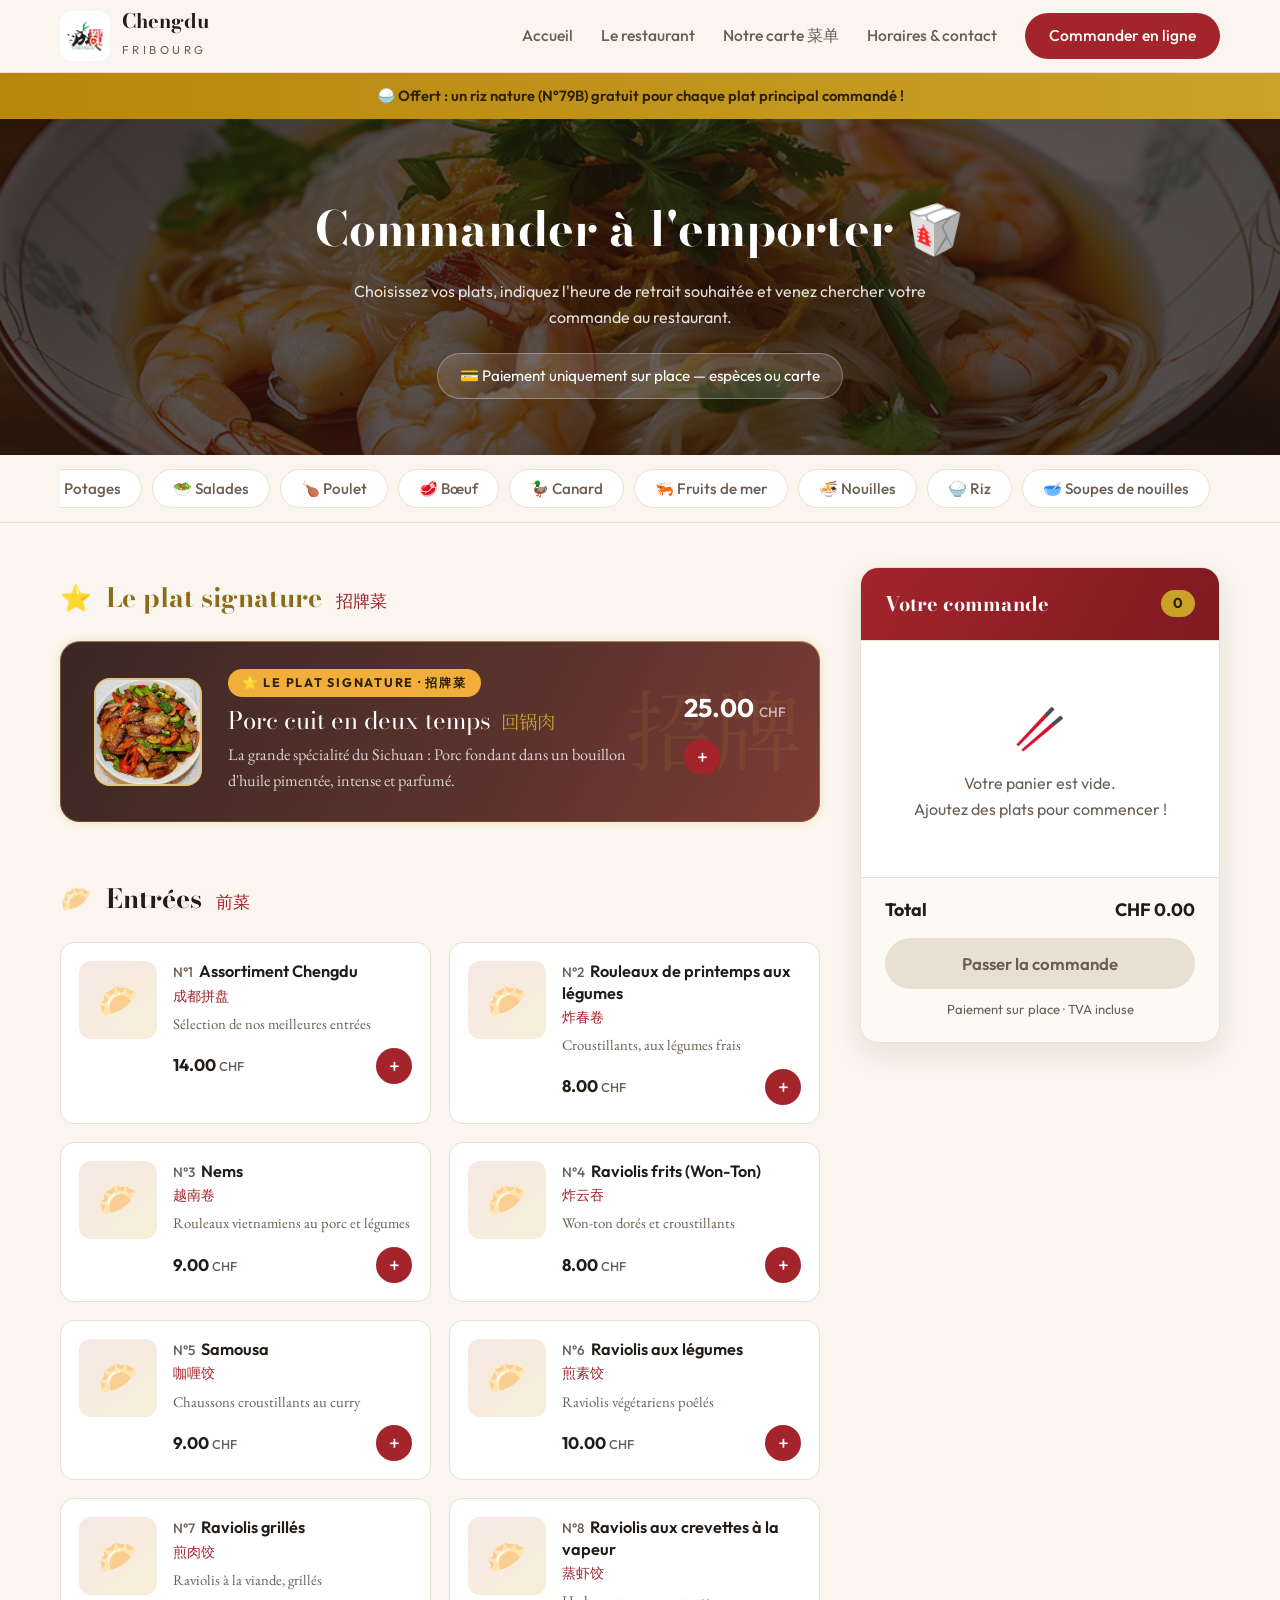
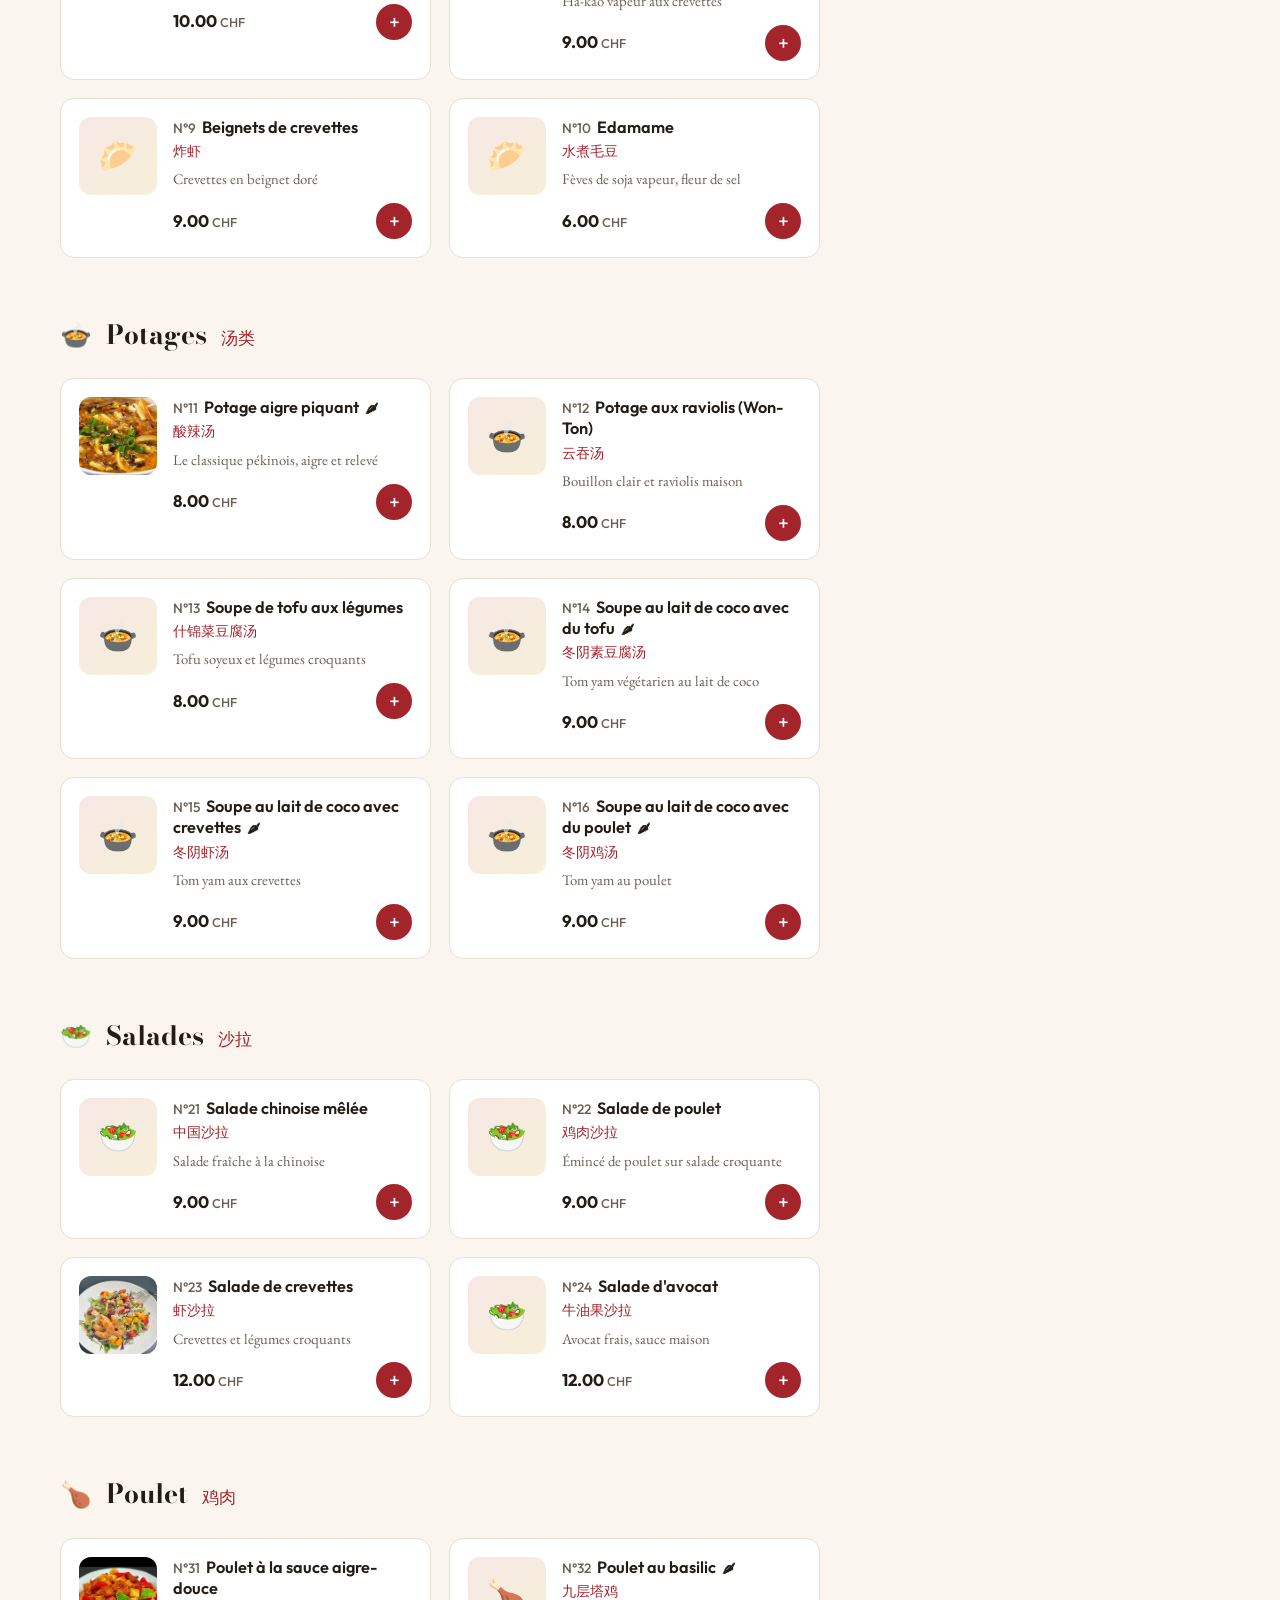
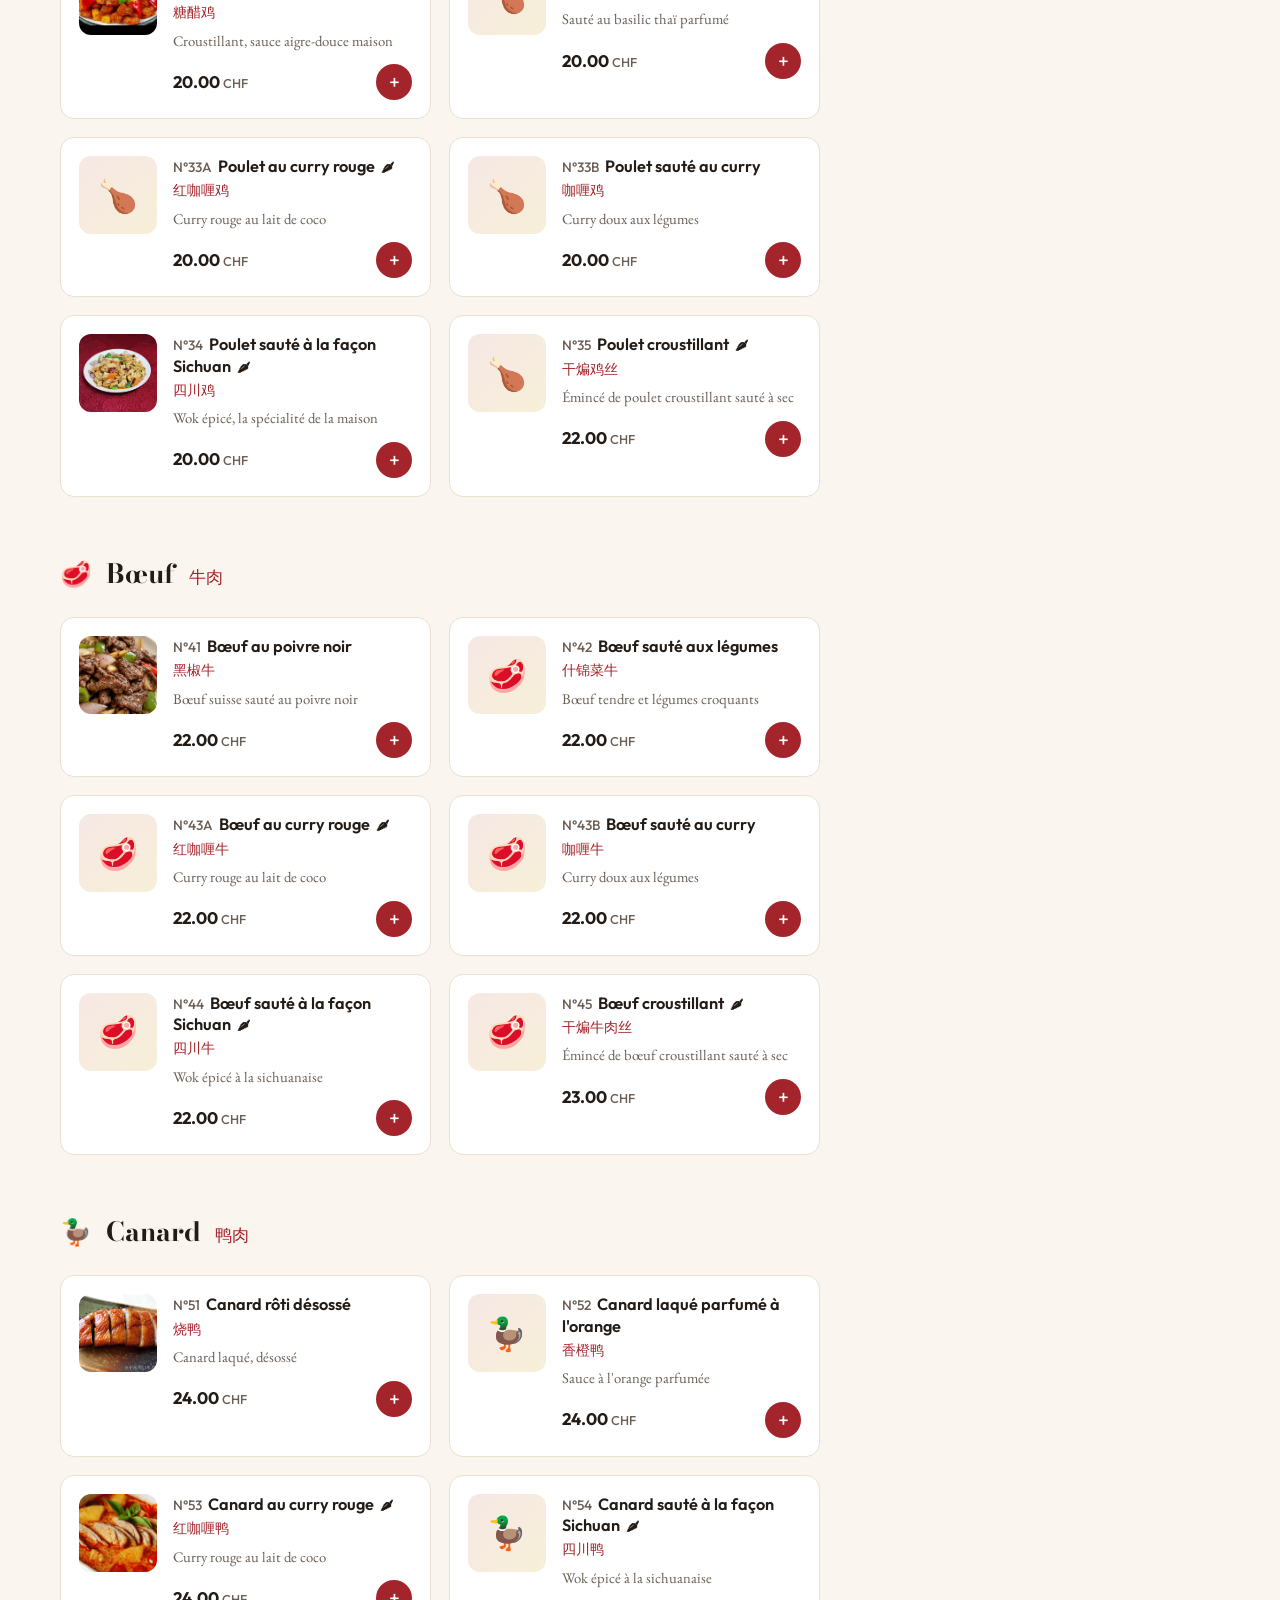
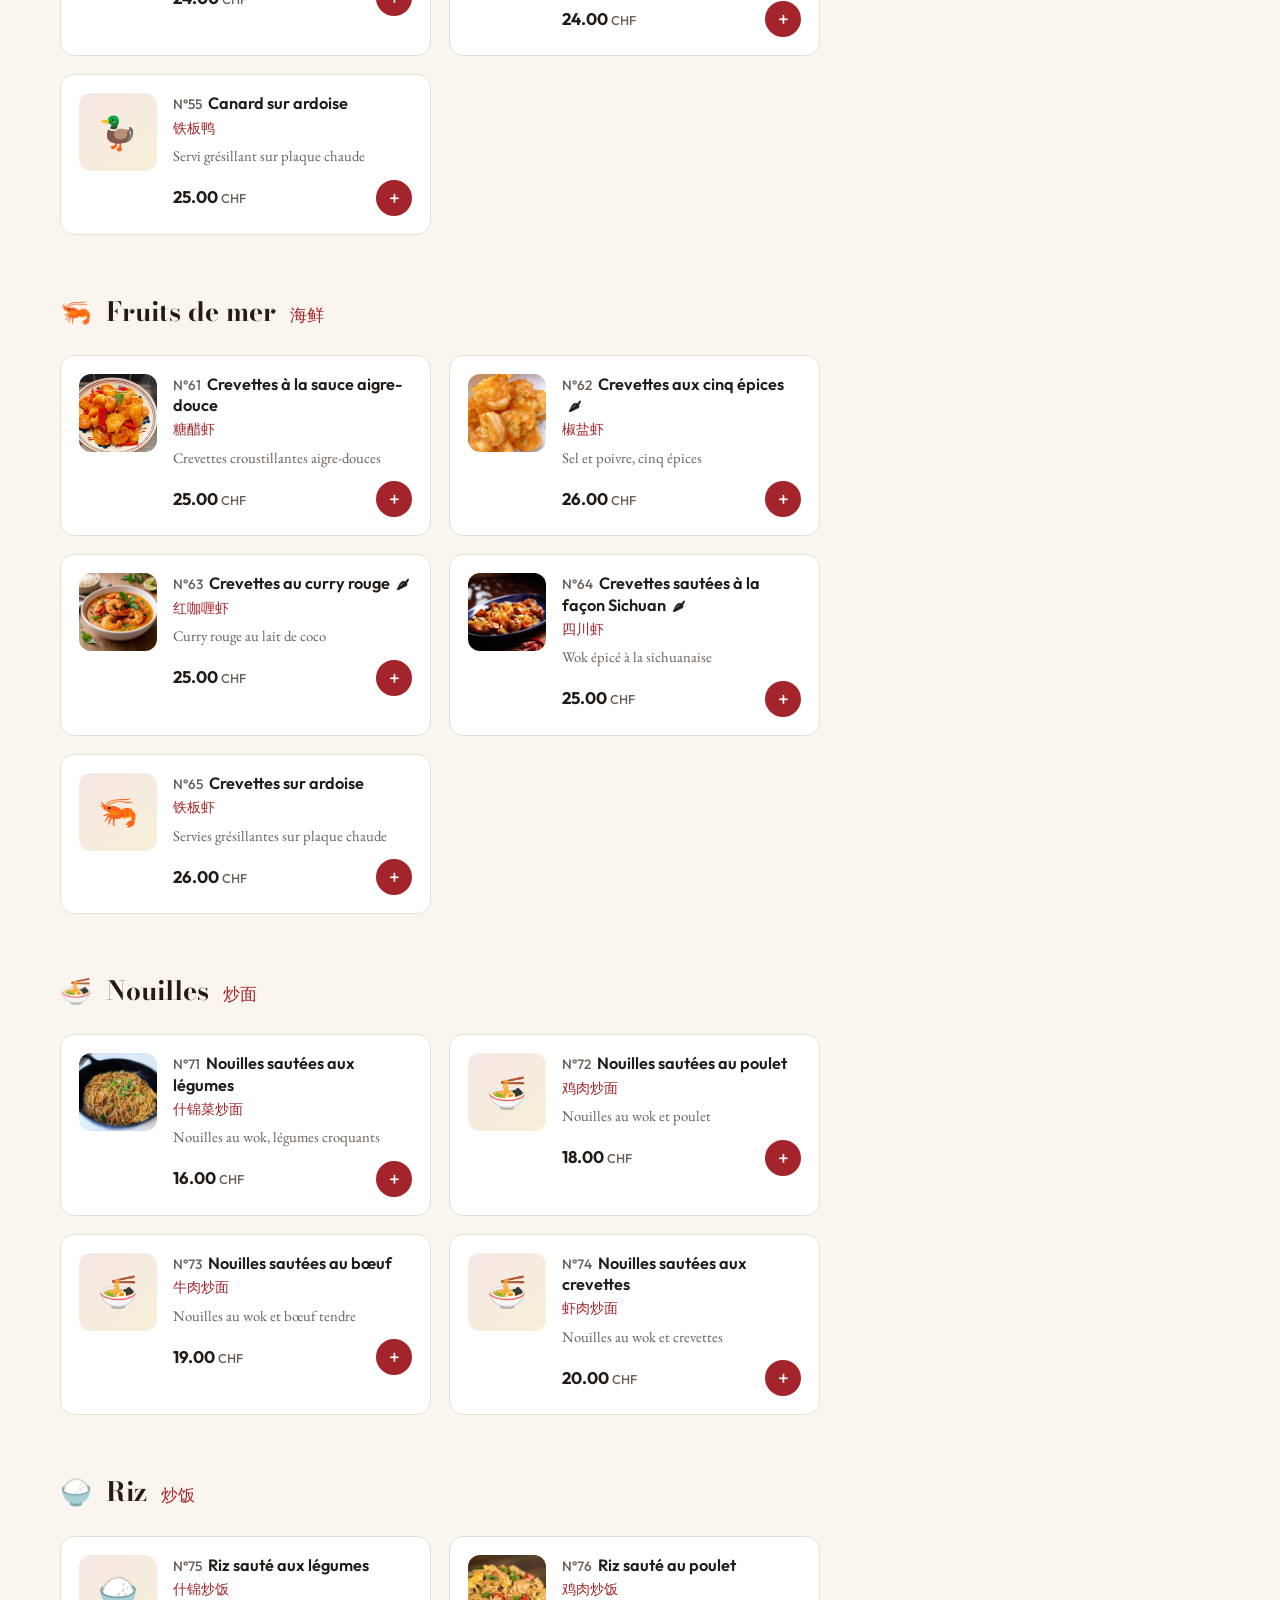
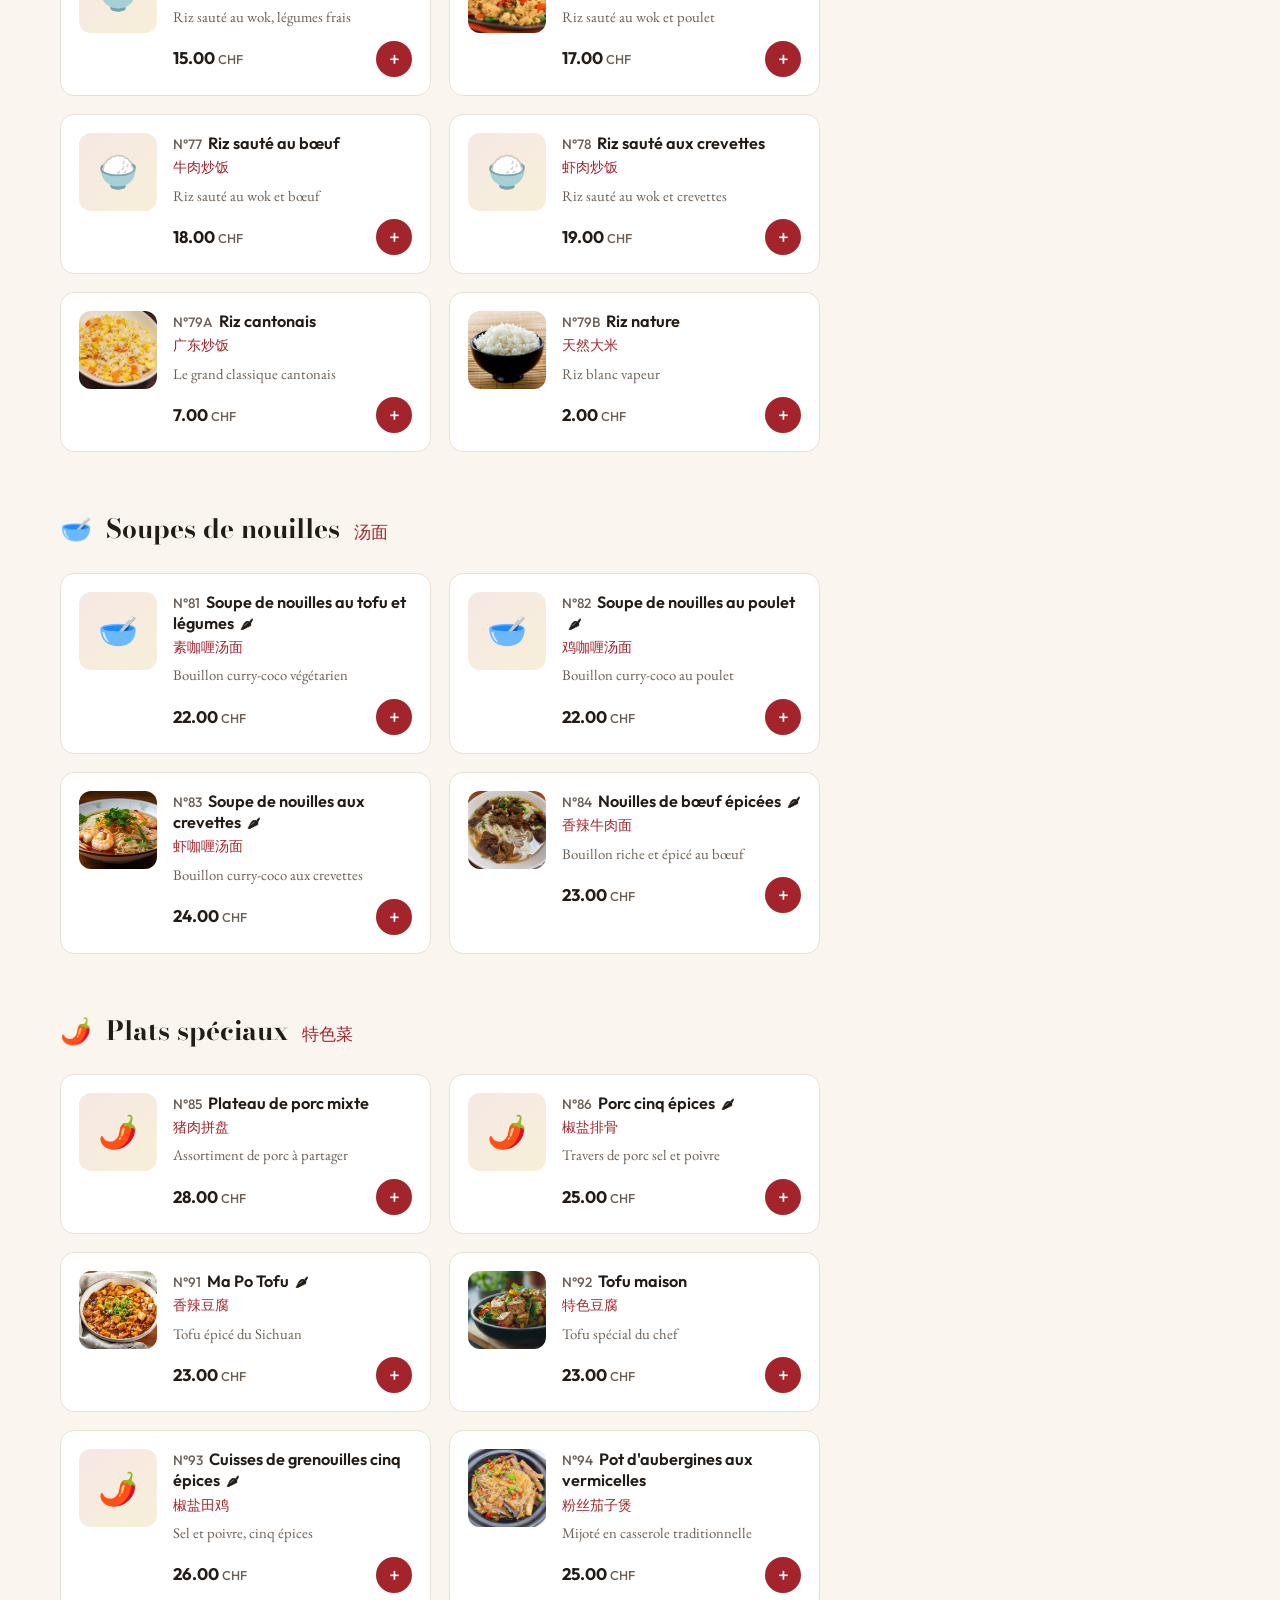
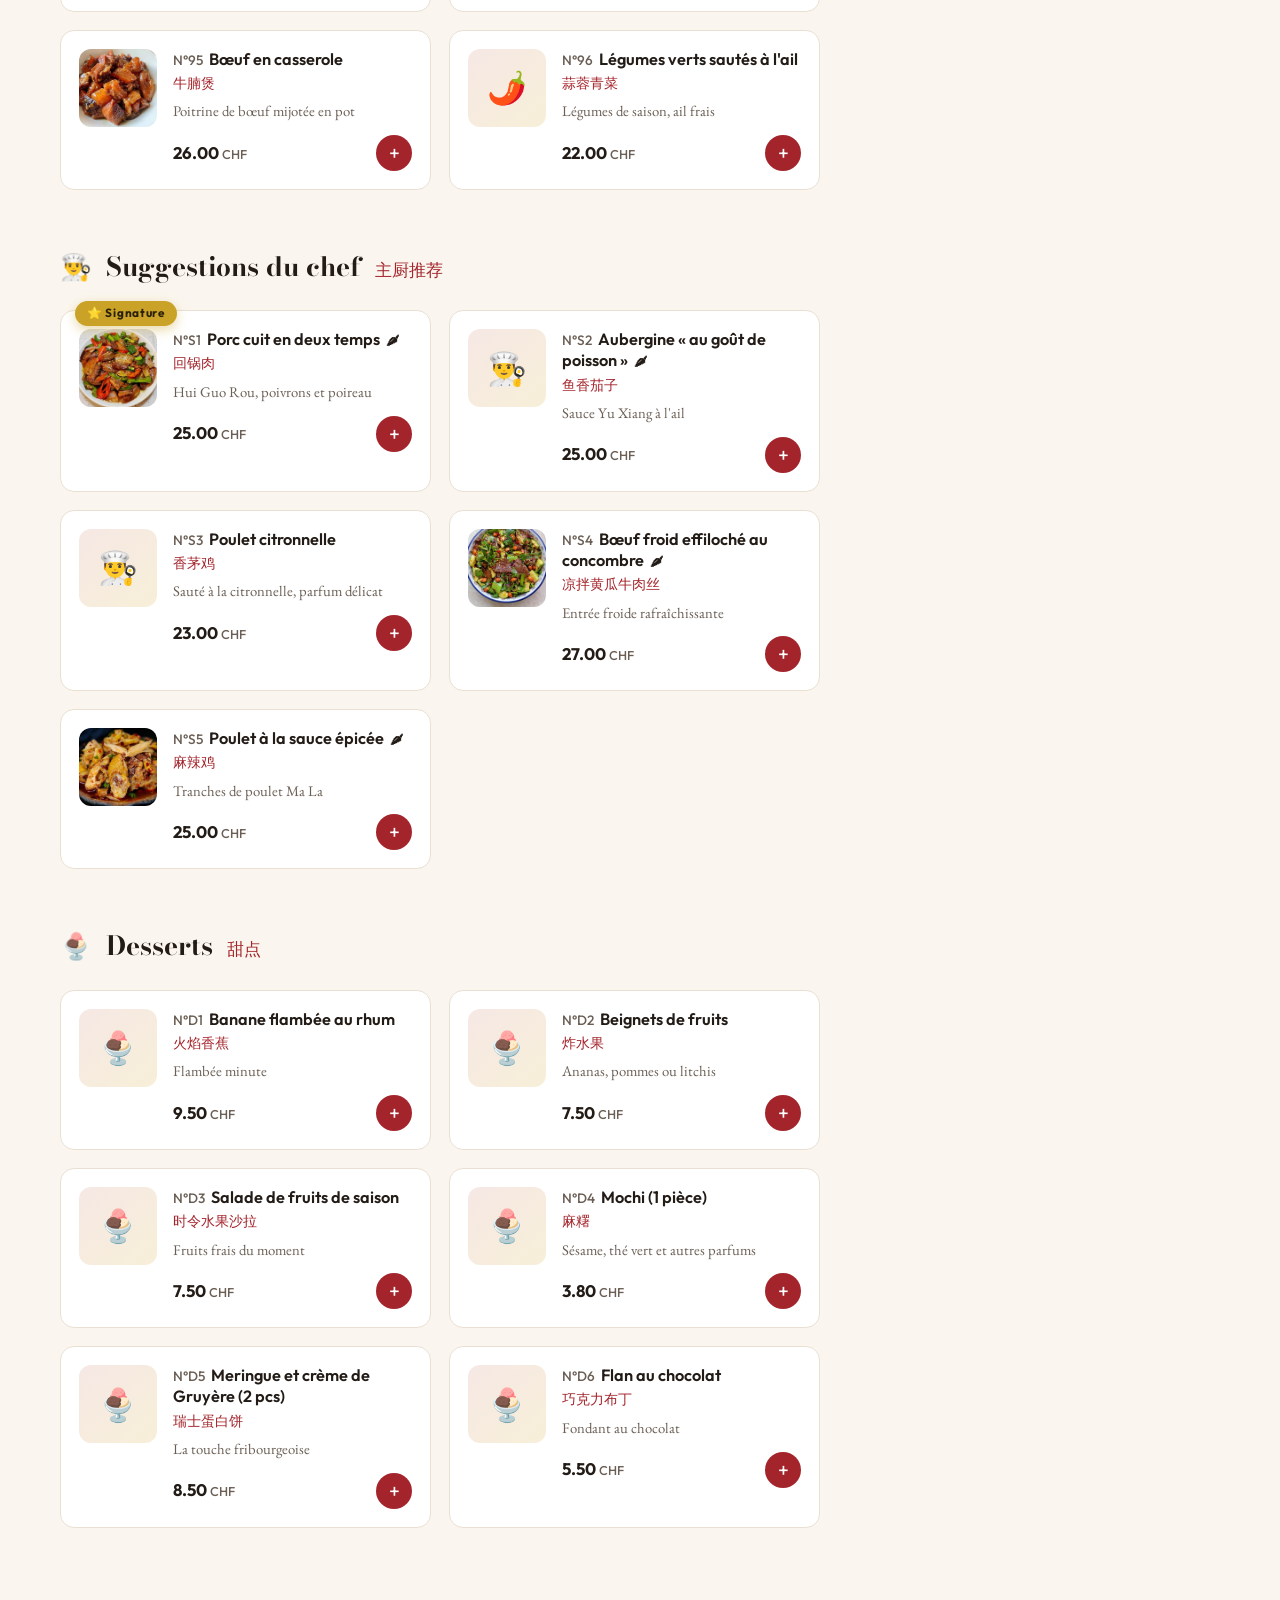
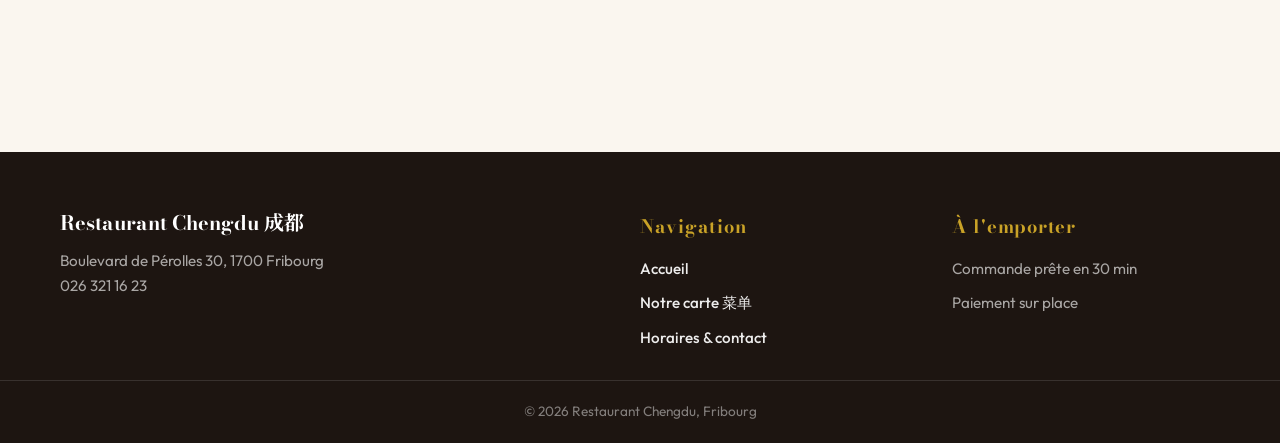
<file: commander.html>
<!DOCTYPE html>
<html lang="fr">
<head>
  <meta charset="UTF-8">
  <!-- Google tag (gtag.js) -->
  <script async src="https://www.googletagmanager.com/gtag/js?id=AW-18296898600"></script>
  <script>
    window.dataLayer = window.dataLayer || [];
    function gtag(){dataLayer.push(arguments);}
    gtag('js', new Date());
    gtag('config', 'AW-18296898600');
  </script>
  <meta name="viewport" content="width=device-width, initial-scale=1.0">
  <title>Commander en ligne — Restaurant Chengdu 成都 Fribourg</title>
  <meta name="description" content="Commandez vos plats à l'emporter au Restaurant Chengdu à Fribourg. Choisissez l'heure de retrait, payez sur place. Sans création de compte.">
  <link rel="icon" href="images/chengdu.JPG">
  <link rel="preconnect" href="https://fonts.googleapis.com">
  <link rel="preconnect" href="https://fonts.gstatic.com" crossorigin>
  <link href="https://fonts.googleapis.com/css2?family=Bodoni+Moda:wght@500;600;700&family=EB+Garamond:ital,wght@0,400;0,500;1,400&family=Outfit:wght@300;400;500;600;700&family=Noto+Serif+SC:wght@600;700&display=swap" rel="stylesheet">
  <link rel="stylesheet" href="css/style.css">
</head>
<body>

  <!-- 公告横幅 -->
  <div id="announceBanner" class="announce-banner" role="status">
    <strong id="announceBannerTitle"></strong><span id="announceBannerMsg"></span>
    <button class="announce-close" id="announceBannerClose" aria-label="Fermer">✕</button>
  </div>
  <div id="announceOverlay" class="announce-overlay">
    <div class="announce-popup" id="announcePopup" role="dialog" aria-modal="true">
      <div class="icon" id="announcePopupIcon">📢</div>
      <h3 id="announcePopupTitle"></h3>
      <p id="announcePopupMsg"></p>
      <button id="announcePopupClose">J'ai compris</button>
    </div>
  </div>

  <header class="site-header">
    <div class="container header-inner">
      <a href="index.html" class="brand">
        <img class="brand-logo" src="images/chengdu.JPG" alt="Logo Restaurant Chengdu">
        <span>
          <span class="brand-name">Chengdu</span><br>
          <span class="brand-sub">Fribourg</span>
        </span>
      </a>
      <button class="nav-toggle" id="navToggle" aria-label="Menu">☰</button>
      <nav class="main-nav" id="mainNav">
        <a href="index.html">Accueil</a>
        <a href="index.html#apropos">Le restaurant</a>
        <a href="menu.html">Notre carte 菜单</a>
        <a href="index.html#contact">Horaires & contact</a>
        <a href="commander.html" class="btn-order">Commander en ligne</a>
      </nav>
    </div>
  </header>

  <!-- 主菜赠米饭常驻提示（不可关闭；内容在 js/config.js 的 mainDishRiceOffer 里改） -->
  <div class="perk-banner" id="perkBanner"></div>

  <!-- 点餐页头部 -->
  <section class="order-hero">
    <div class="container">
      <h1>Commander à l'emporter 🥡</h1>
      <p>Choisissez vos plats, indiquez l'heure de retrait souhaitée et venez chercher votre commande au restaurant.</p>
      <span class="pay-note">💳 Paiement uniquement sur place — espèces ou carte</span>
    </div>
  </section>

  <!-- 分类导航 -->
  <nav class="cat-nav">
    <div class="container cat-nav-inner" id="catNav"></div>
  </nav>

  <!-- 菜单 + 购物车 -->
  <div class="container order-layout">
    <main class="menu-sections" id="menuSections"></main>

    <aside class="cart-panel" id="cartPanel">
      <div class="cart-head">
        <h3>Votre commande</h3>
        <span class="cart-count-badge" id="cartCountBadge">0</span>
      </div>
      <div class="cart-items" id="cartItems"></div>
      <div class="cart-foot">
        <div class="cart-total"><span>Total</span><span id="cartTotal">CHF 0.00</span></div>
        <button class="btn-checkout" id="btnCheckout" disabled>Passer la commande</button>
        <button class="btn-clear-cart" id="btnClearCart" style="display:none;">🗑 Vider le panier</button>
        <p class="cart-note">Paiement sur place · TVA incluse</p>
      </div>
    </aside>
  </div>

  <!-- 手机端浮动购物车按钮 -->
  <button class="cart-fab" id="cartFab">
    🛒 Voir ma commande <span class="fab-count" id="fabCount">0</span>
  </button>

  <!-- 结账弹层 -->
  <div class="checkout-overlay" id="checkoutOverlay">
    <div class="checkout-sheet" id="checkoutSheet">
      <button class="sheet-close" id="sheetClose" aria-label="Fermer">✕</button>

      <!-- 第一步：购物车确认（手机端） / 表单 -->
      <div id="checkoutForm">
        <h2>Finaliser la commande</h2>
        <p class="sub">Aucun compte nécessaire — quelques informations suffisent.</p>

        <div class="order-summary" id="checkoutSummary"></div>
        <button type="button" class="btn-clear-cart" id="btnClearCart2" style="margin:-10px 0 14px;">🗑 Vider le panier</button>

        <div class="pay-info">💳 <span><strong>Paiement sur place</strong> au moment du retrait — espèces ou carte. Aucun paiement en ligne.</span></div>

        <form id="orderForm" novalidate>
          <div class="form-row">
            <div class="form-group">
              <label for="fName">Nom, Prénom <span class="req">*</span></label>
              <input type="text" id="fName" name="name" autocomplete="name" placeholder="Votre nom">
              <p class="field-error" id="errName">Veuillez indiquer votre nom.</p>
            </div>
            <div class="form-group">
              <label for="fPhone">Téléphone <span class="req">*</span></label>
              <input type="tel" id="fPhone" name="phone" autocomplete="tel" placeholder="079 123 45 67">
              <p class="field-error" id="errPhone">Veuillez indiquer un numéro de téléphone valide.</p>
            </div>
          </div>
          <div class="form-group">
            <label for="fEmail">E-mail <span class="opt">(facultatif)</span></label>
            <input type="email" id="fEmail" name="email" autocomplete="email" placeholder="vous@exemple.ch">
            <p class="field-error" id="errEmail">Cette adresse e-mail ne semble pas valide.</p>
          </div>
          <div class="pickup-box">
            <div class="pickup-box-title">🕐 Choisissez votre heure de retrait</div>
            <div class="form-row">
              <div class="form-group">
                <label for="fDay">Jour de retrait <span class="req">*</span></label>
                <select id="fDay"></select>
              </div>
              <div class="form-group">
                <label for="fTime">Heure de retrait <span class="req">*</span></label>
                <select id="fTime"></select>
                <p class="field-error" id="errTime">Veuillez choisir une heure de retrait.</p>
              </div>
            </div>
            <p class="pickup-preview" id="pickupPreview"></p>
          </div>
          <div class="form-group">
            <label for="fNotes">Remarques <span class="opt">(allergies, sans coriandre…)</span></label>
            <textarea id="fNotes" rows="2" placeholder="Remarques pour la cuisine"></textarea>
          </div>
          <button type="submit" class="btn-checkout" id="btnSubmit">Confirmer la commande</button>
        </form>
      </div>

      <!-- 第二步：确认页 -->
      <div id="checkoutConfirm" style="display:none;">
        <div class="confirm-box">
          <div class="big">✅</div>
          <h2>Merci, votre commande est enregistrée !</h2>
          <span class="order-no" id="confirmOrderNo"></span>
          <p id="confirmPickup"></p>
          <p>Nous vous appellerons uniquement en cas de question.<br>
             <strong>Paiement sur place</strong> au moment du retrait.</p>
          <p style="font-size:.88rem;" id="confirmMailNote"></p>
          <button class="btn-checkout" id="btnNewOrder" style="margin-top:18px;">Retour au menu</button>
        </div>
      </div>
    </div>
  </div>

  <div class="toast" id="toast"></div>

  <footer class="site-footer">
    <div class="container footer-inner">
      <div class="footer-brand">
        <span class="brand-name" style="color:#fff;">Restaurant Chengdu 成都</span>
        <p>Boulevard de Pérolles 30, 1700 Fribourg<br>026 321 16 23</p>
      </div>
      <div>
        <h4>Navigation</h4>
        <ul>
          <li><a href="index.html">Accueil</a></li>
          <li><a href="menu.html">Notre carte 菜单</a></li>
          <li><a href="index.html#contact">Horaires & contact</a></li>
        </ul>
      </div>
      <div>
        <h4>À l'emporter</h4>
        <ul>
          <li>Commande prête en 30 min</li>
          <li>Paiement sur place</li>
        </ul>
      </div>
    </div>
    <div class="footer-bottom">© <span id="year"></span> Restaurant Chengdu, Fribourg</div>
  </footer>

  <script src="js/config.js"></script>
  <script src="js/menu-data.js"></script>
  <script src="js/main.js"></script>
  <script src="js/order.js"></script>
</body>
</html>
</file>
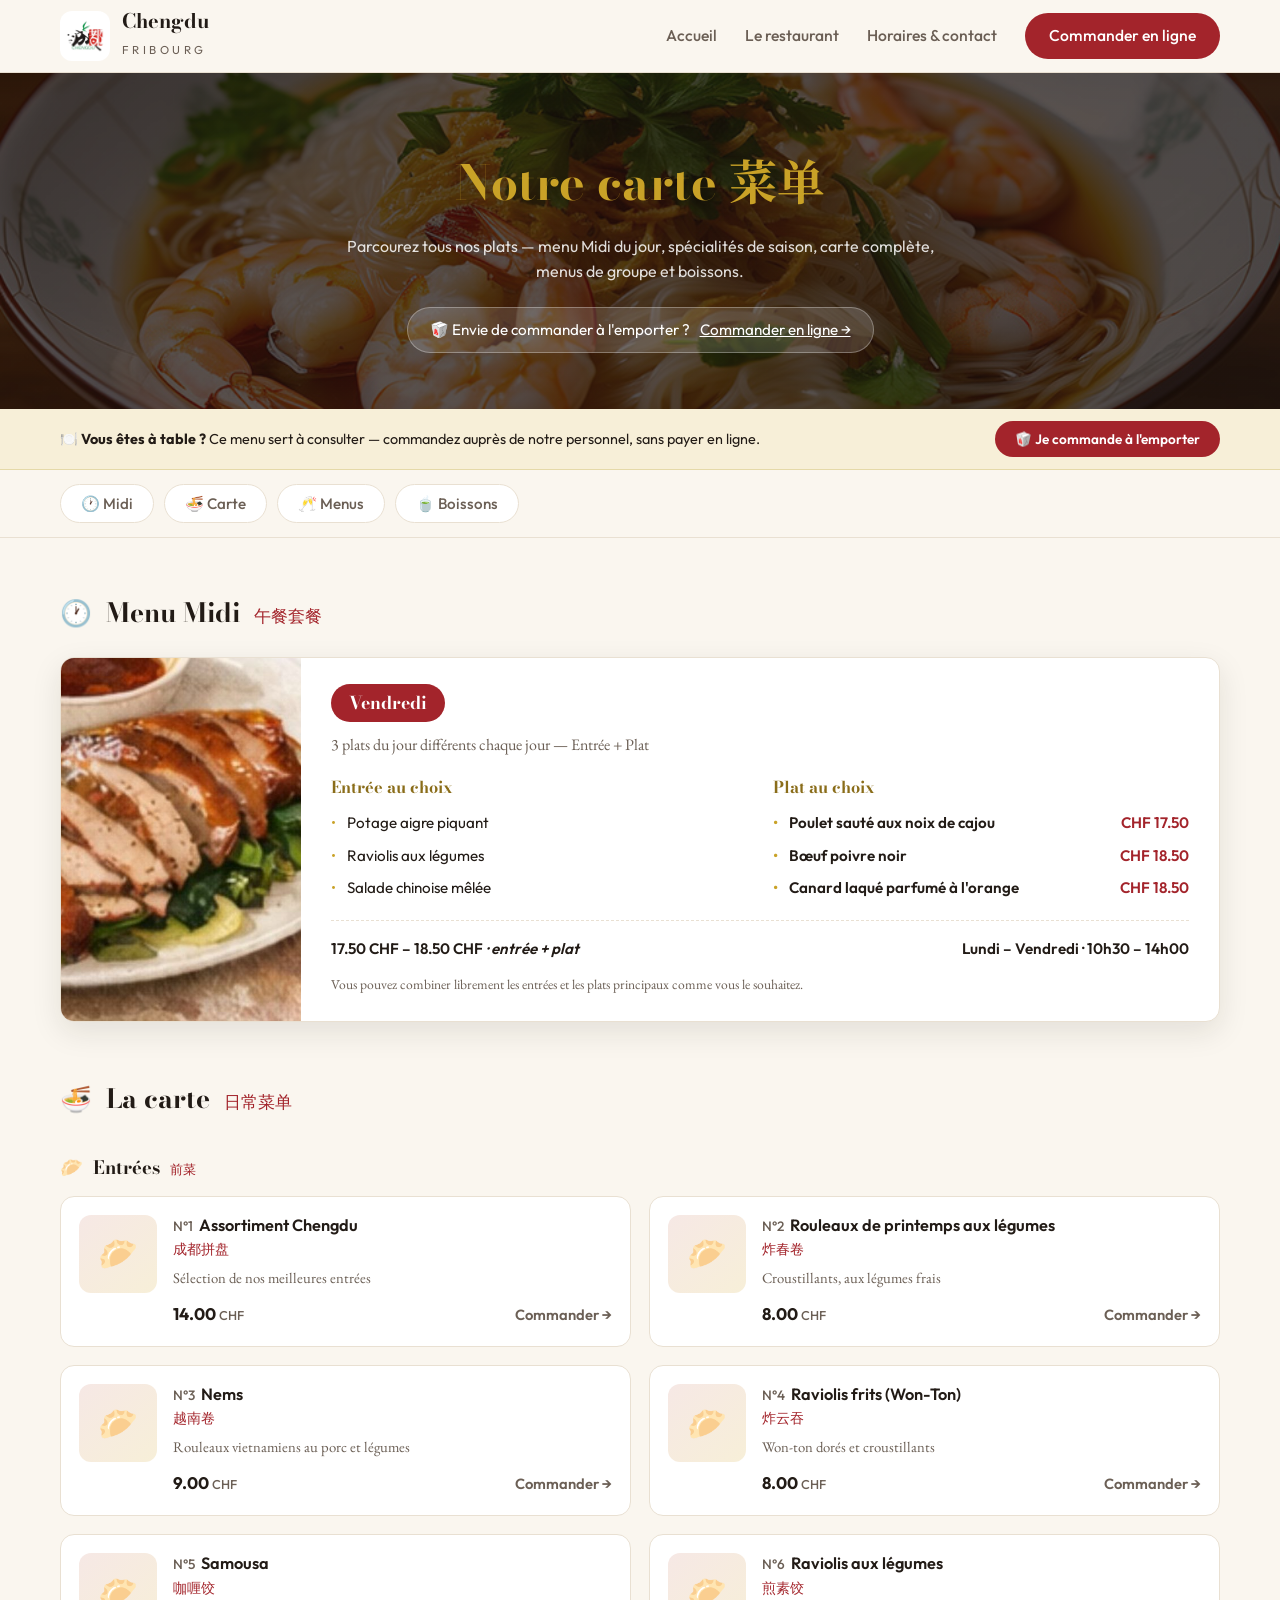
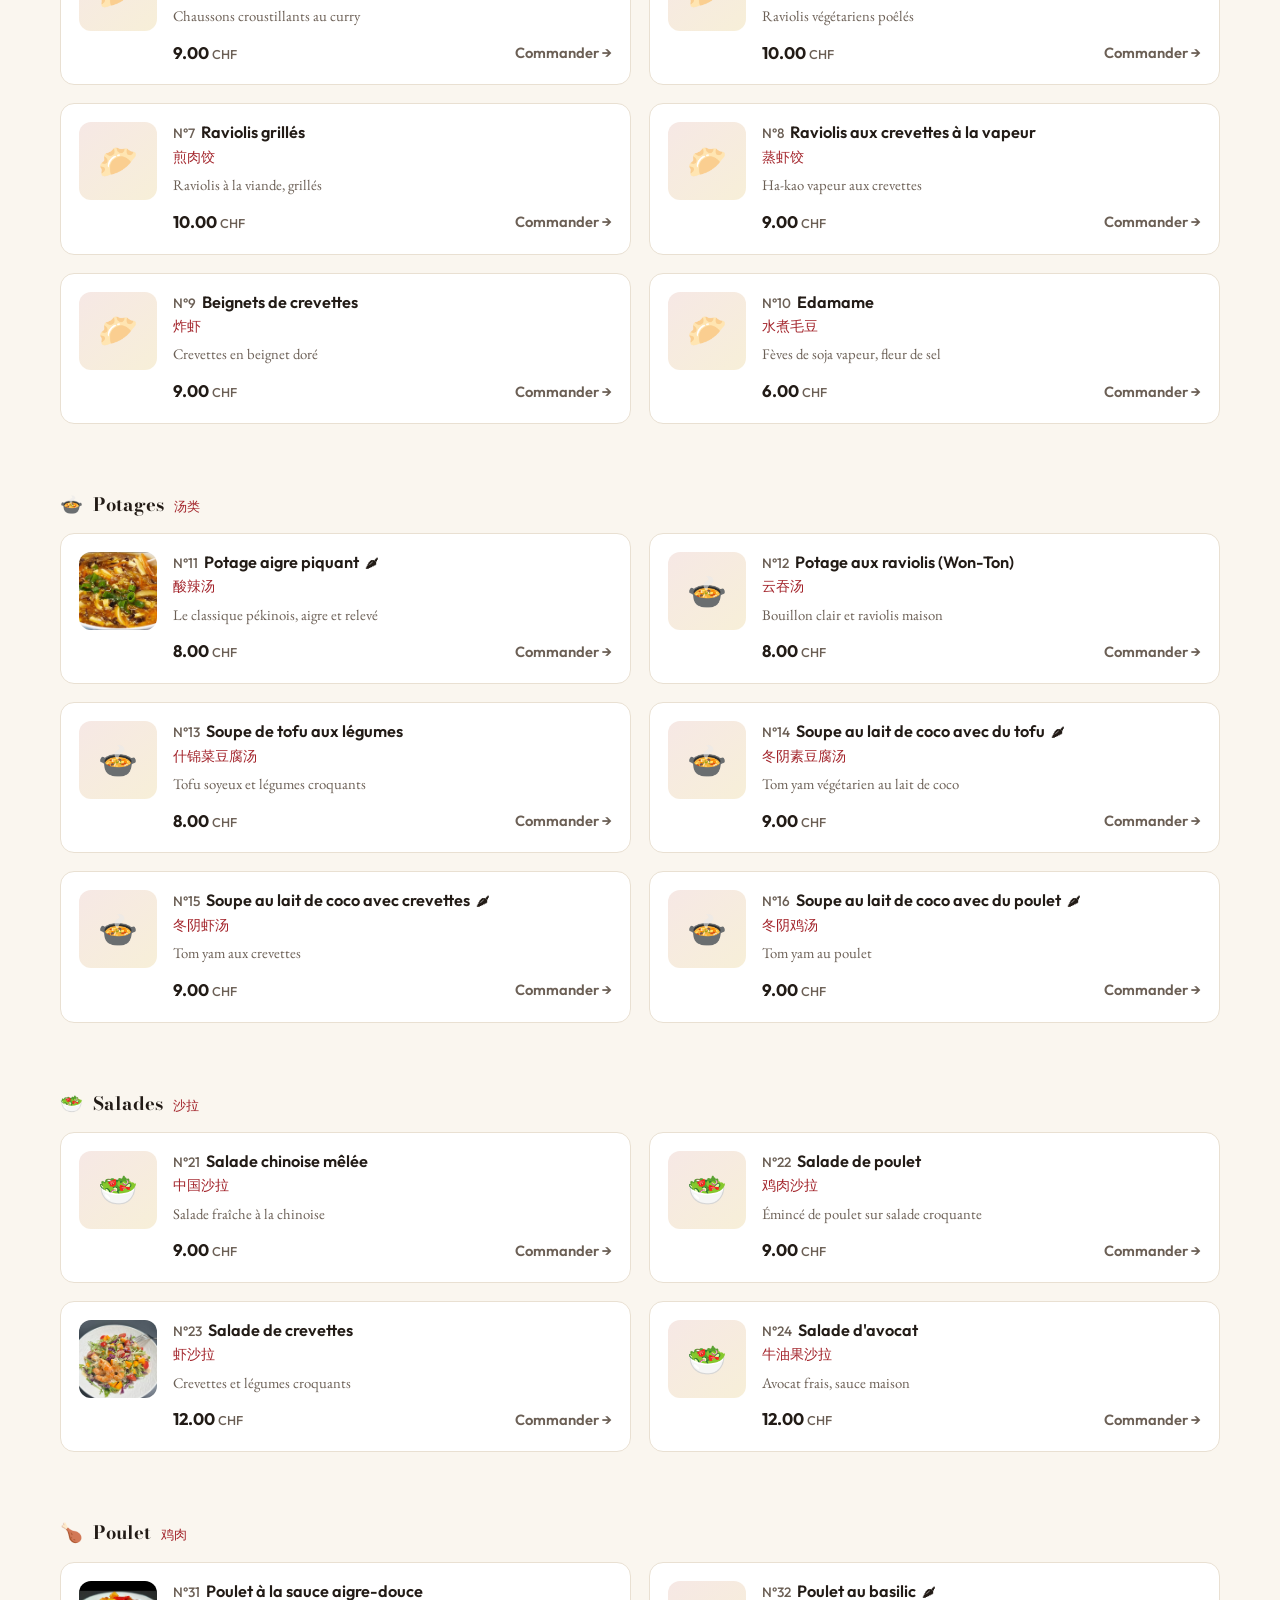
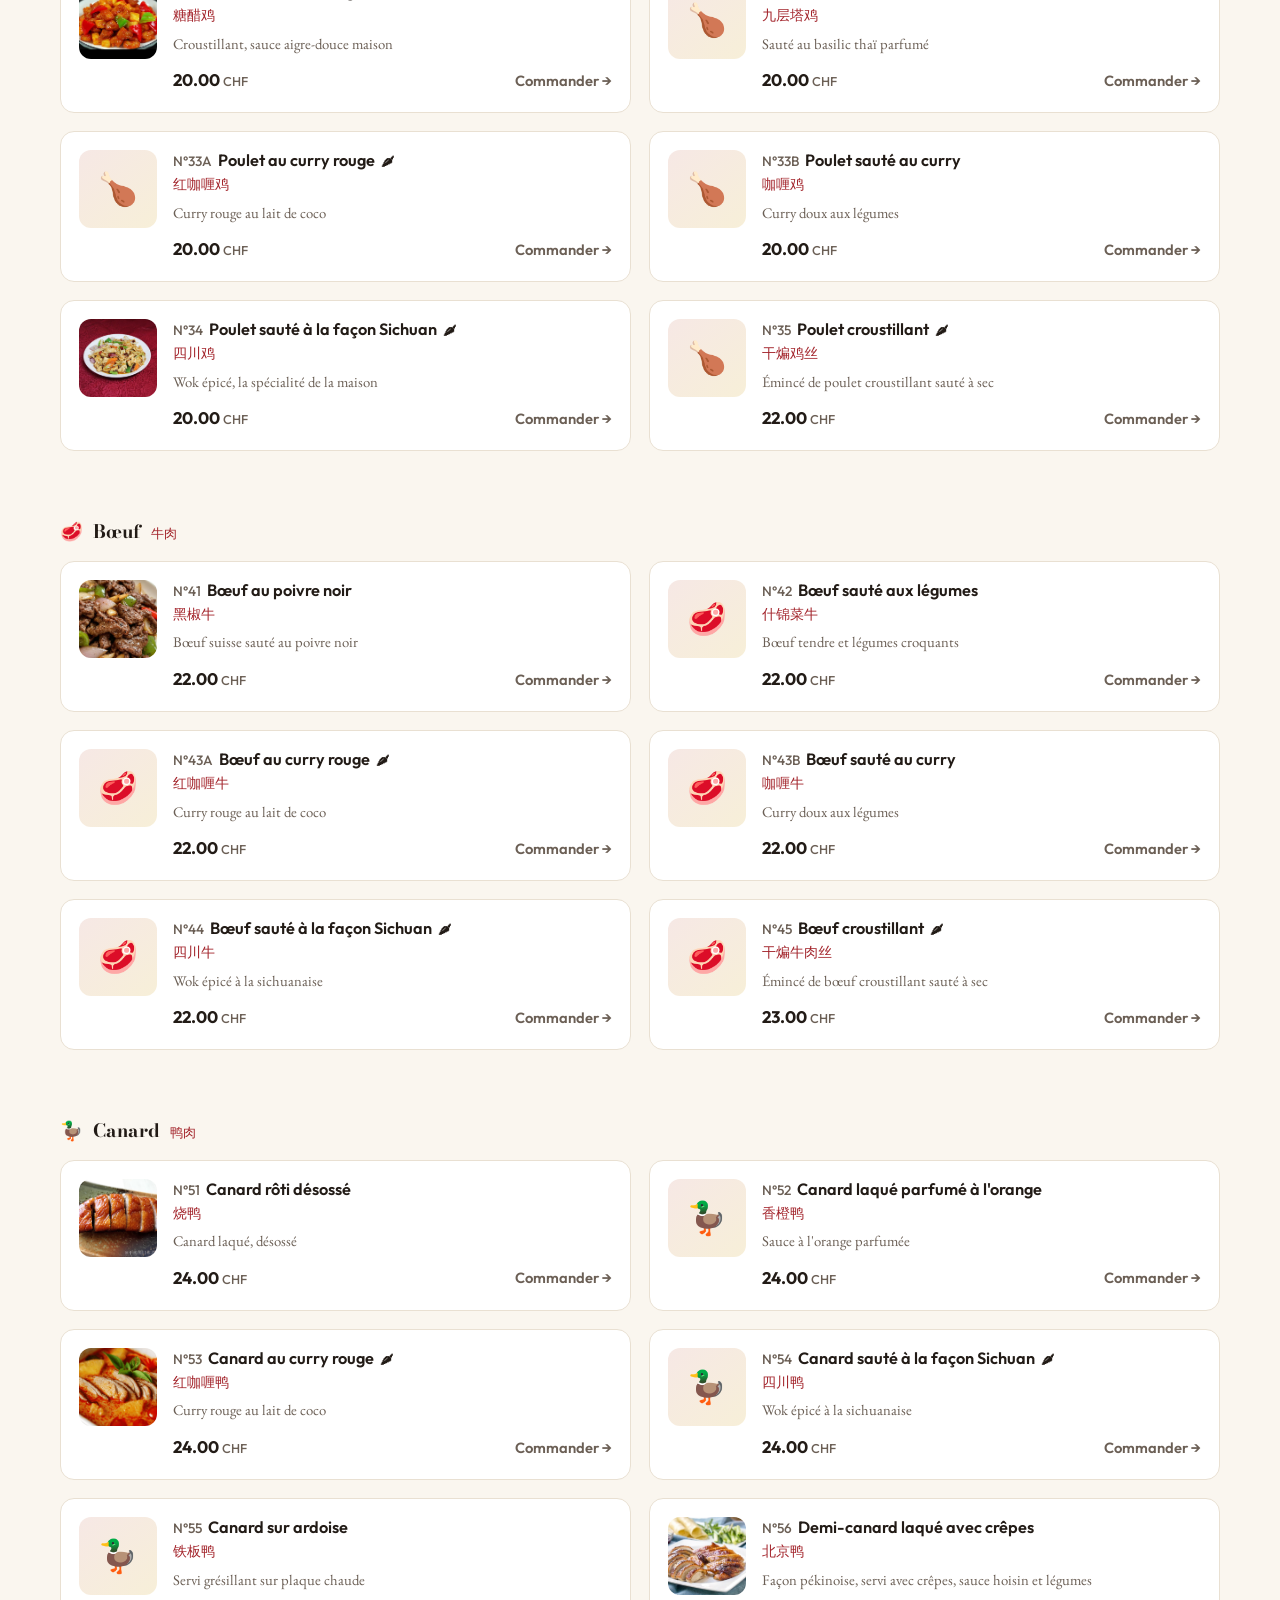
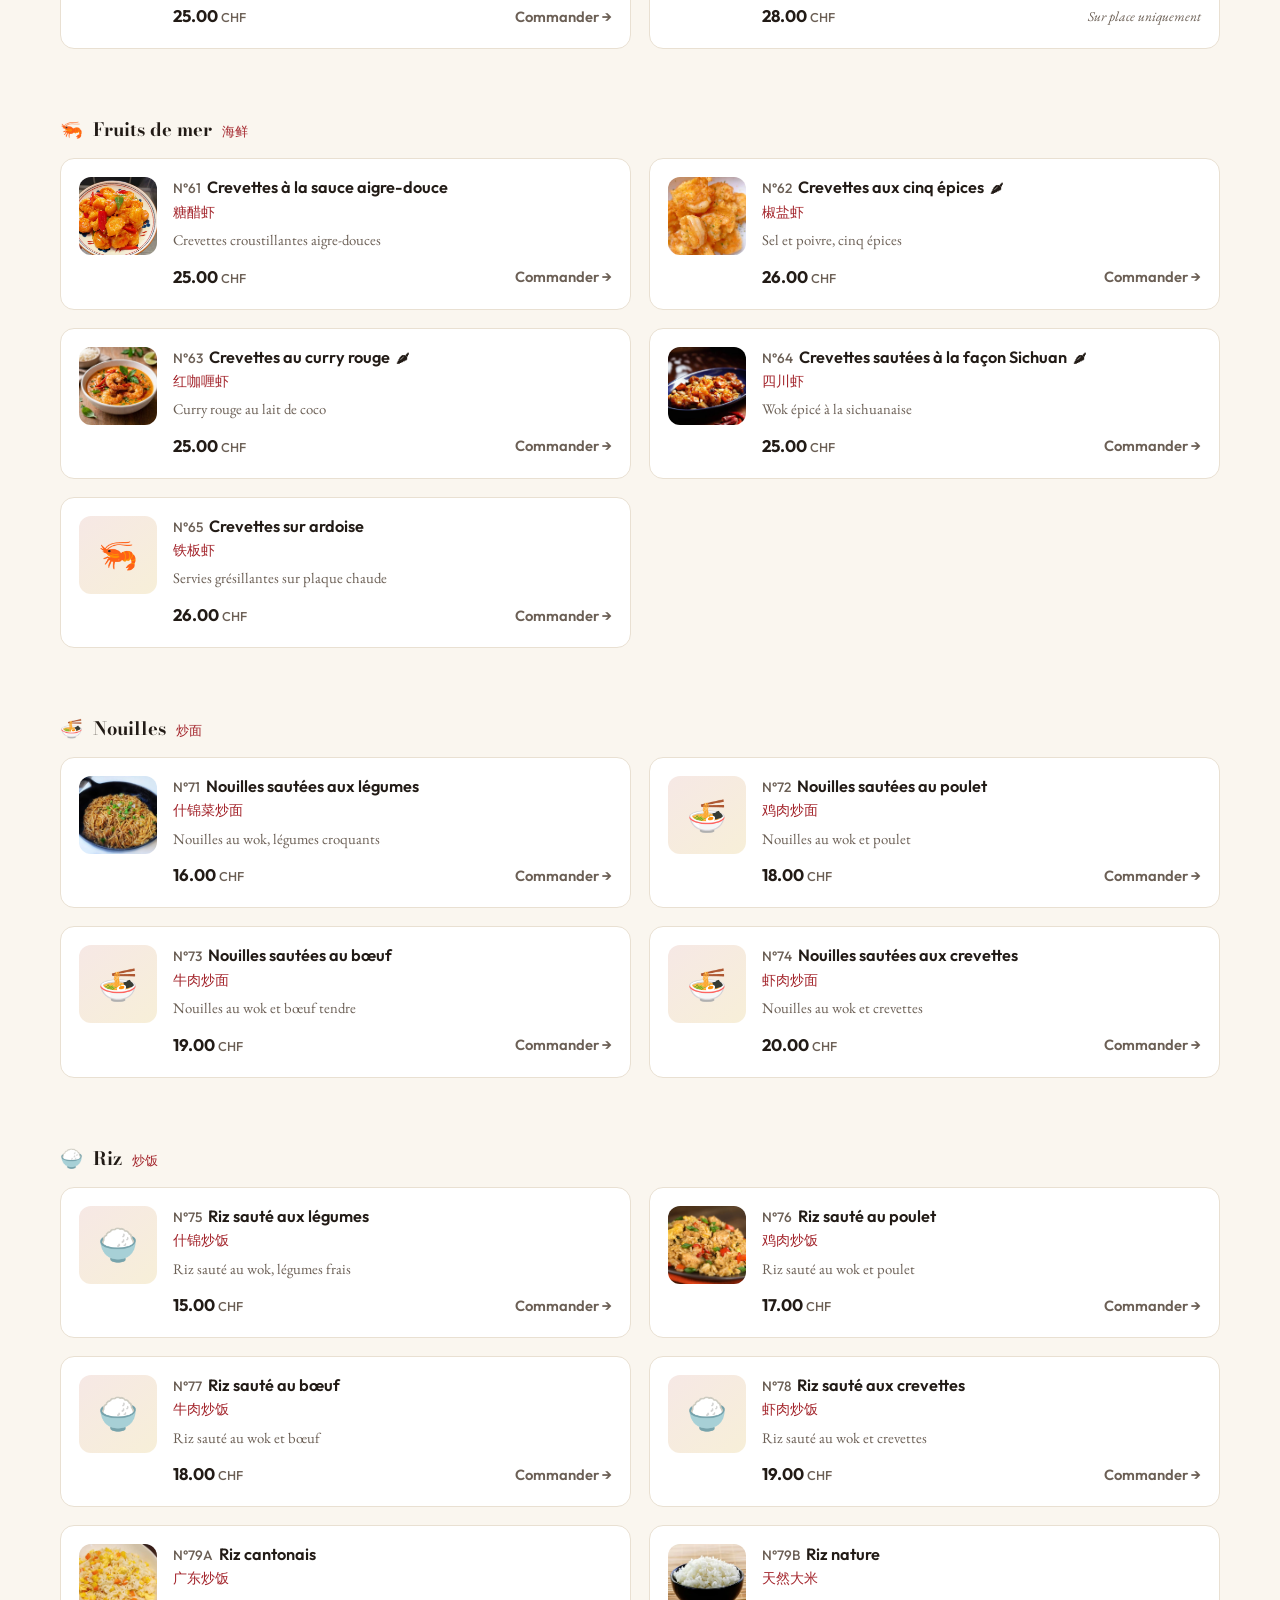
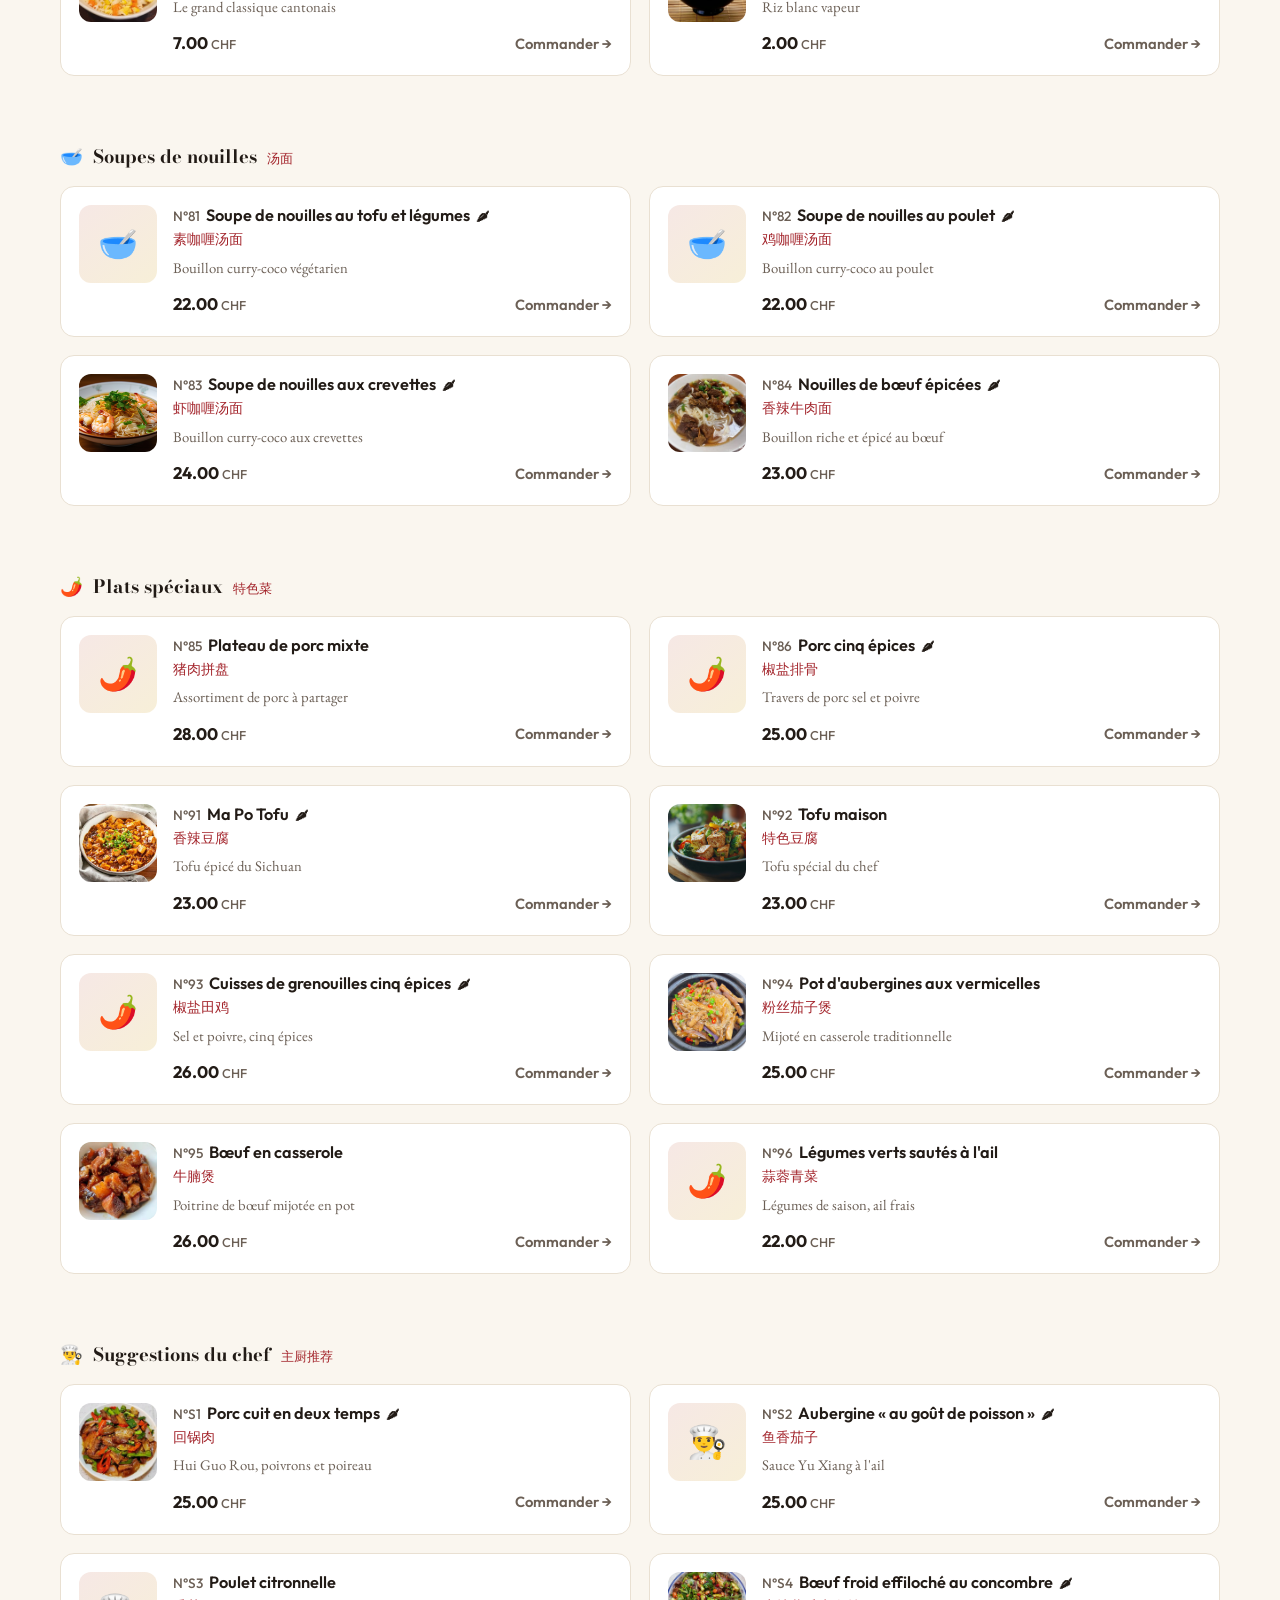
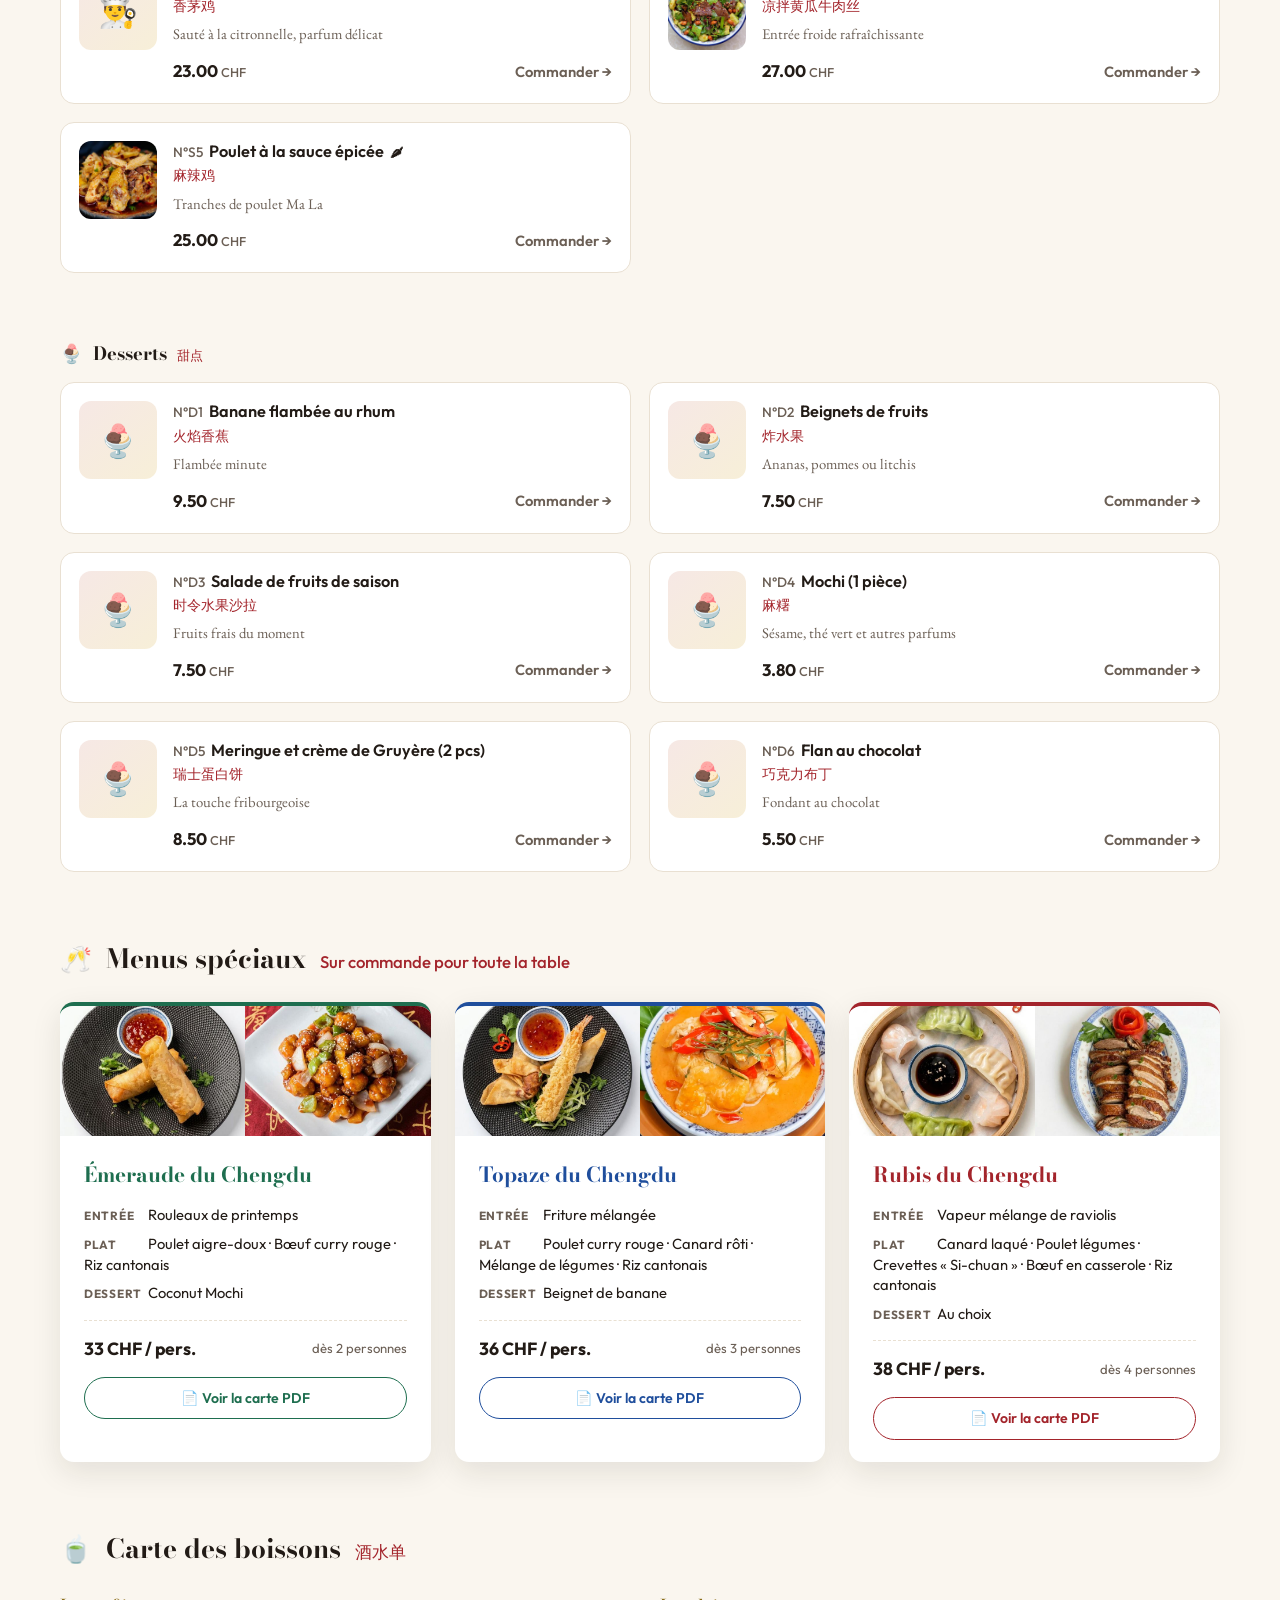
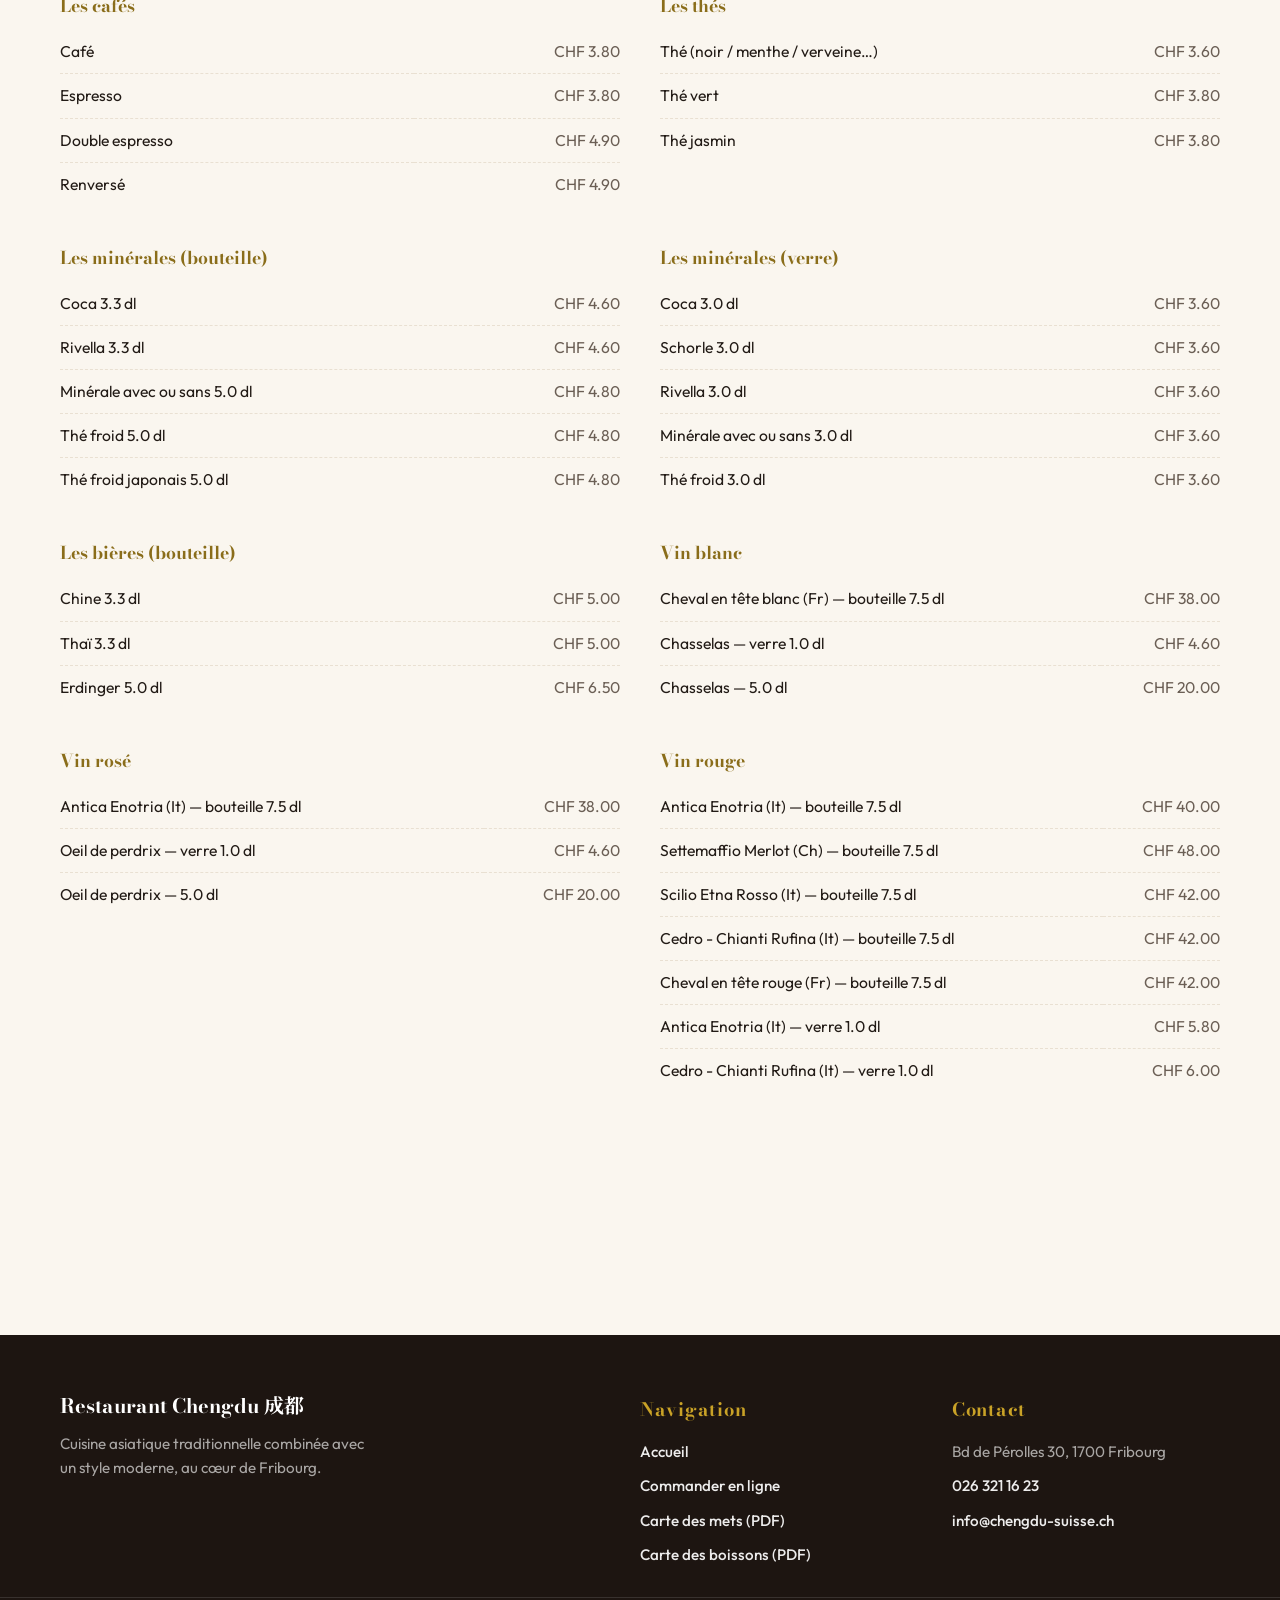
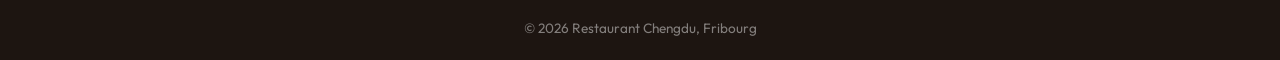
<file: menu.html>
<!DOCTYPE html>
<html lang="fr">
<head>
  <meta charset="UTF-8">
  <!-- Google tag (gtag.js) -->
  <script async src="https://www.googletagmanager.com/gtag/js?id=AW-18296898600"></script>
  <script>
    window.dataLayer = window.dataLayer || [];
    function gtag(){dataLayer.push(arguments);}
    gtag('js', new Date());
    gtag('config', 'AW-18296898600');
  </script>
  <meta name="viewport" content="width=device-width, initial-scale=1.0">
  <title>Notre carte — Restaurant Chengdu 成都 Fribourg</title>
  <meta name="description" content="La carte complète du Restaurant Chengdu à Fribourg : menu Midi du jour, plats de saison, carte à la carte, menus spéciaux et boissons.">
  <link rel="icon" href="images/chengdu.JPG">
  <link rel="preconnect" href="https://fonts.googleapis.com">
  <link rel="preconnect" href="https://fonts.gstatic.com" crossorigin>
  <link href="https://fonts.googleapis.com/css2?family=Bodoni+Moda:wght@500;600;700&family=EB+Garamond:ital,wght@0,400;0,500;1,400&family=Outfit:wght@300;400;500;600;700&family=Noto+Serif+SC:wght@600;700&display=swap" rel="stylesheet">
  <link rel="stylesheet" href="css/style.css">
</head>
<body>

  <!-- 公告横幅 -->
  <div id="announceBanner" class="announce-banner" role="status">
    <strong id="announceBannerTitle"></strong><span id="announceBannerMsg"></span>
    <button class="announce-close" id="announceBannerClose" aria-label="Fermer">✕</button>
  </div>
  <div id="announceOverlay" class="announce-overlay">
    <div class="announce-popup" id="announcePopup" role="dialog" aria-modal="true">
      <div class="icon" id="announcePopupIcon">📢</div>
      <h3 id="announcePopupTitle"></h3>
      <p id="announcePopupMsg"></p>
      <button id="announcePopupClose">J'ai compris</button>
    </div>
  </div>

  <header class="site-header">
    <div class="container header-inner">
      <a href="index.html" class="brand">
        <img class="brand-logo" src="images/chengdu.JPG" alt="Logo Restaurant Chengdu">
        <span>
          <span class="brand-name">Chengdu</span><br>
          <span class="brand-sub">Fribourg</span>
        </span>
      </a>
      <button class="nav-toggle" id="navToggle" aria-label="Menu">☰</button>
      <nav class="main-nav" id="mainNav">
        <a href="index.html">Accueil</a>
        <a href="index.html#apropos">Le restaurant</a>
        <a href="index.html#contact">Horaires & contact</a>
        <a href="commander.html" class="btn-order">Commander en ligne</a>
      </nav>
    </div>
  </header>

  <!-- 页头 -->
  <section class="order-hero qr-hero">
    <div class="container">
      <h1>Notre carte 菜单</h1>
      <p>Parcourez tous nos plats — menu Midi du jour, spécialités de saison, carte complète, menus de groupe et boissons.</p>
      <span class="pay-note">🥡 Envie de commander à l'emporter ? <a href="commander.html" style="color:#fff;text-decoration:underline;">Commander en ligne →</a></span>
    </div>
  </section>

  <!-- 堂食/外带提示条 -->
  <div class="dine-mode-bar" id="dineModeBar">
    <div class="container dine-mode-inner">
      <p class="dine-mode-text" id="dineModeText"></p>
      <button type="button" class="dine-mode-toggle" id="dineModeToggle"></button>
    </div>
  </div>

  <!-- 分区导航 -->
  <nav class="cat-nav">
    <div class="container cat-nav-inner">
      <button class="cat-chip" data-target="secMidi">🕐 Midi</button>
      <button class="cat-chip" data-target="secSaison">🌱 Saison</button>
      <button class="cat-chip" data-target="secCarte">🍜 Carte</button>
      <button class="cat-chip" data-target="secMenus">🥂 Menus</button>
      <button class="cat-chip" data-target="secBoissons">🍵 Boissons</button>
    </div>
  </nav>

  <div class="container qr-menu-layout">

    <!-- Menu Midi (今日自动显示) -->
    <section class="menu-section" id="secMidi"></section>

    <!-- 季节限定 -->
    <section class="menu-section" id="secSaison"></section>

    <!-- 日常菜单（à la carte） -->
    <section id="secCarte">
      <div class="menu-section-head">
        <span class="icon">🍜</span>
        <h2>La carte</h2>
        <span class="cn">日常菜单</span>
      </div>
      <!-- 二级快捷栏：只在浏览到"La carte"范围内时才出现 -->
      <nav class="sub-cat-nav" id="subCatNav">
        <div class="sub-cat-nav-inner" id="subCatNavInner"></div>
      </nav>
      <main id="menuSections"></main>
    </section>

    <!-- 套餐 -->
    <section class="menu-section" id="secMenus"></section>

    <!-- 酒水单 -->
    <section class="menu-section" id="secBoissons"></section>

  </div>

  <footer class="site-footer">
    <div class="container footer-inner">
      <div class="footer-brand">
        <span class="brand-name" style="color:#fff;">Restaurant Chengdu 成都</span>
        <p>Cuisine asiatique traditionnelle combinée avec un style moderne, au cœur de Fribourg.</p>
      </div>
      <div>
        <h4>Navigation</h4>
        <ul>
          <li><a href="index.html">Accueil</a></li>
          <li><a href="commander.html">Commander en ligne</a></li>
          <li><a href="menus/carte-plats.pdf" target="_blank">Carte des mets (PDF)</a></li>
          <li><a href="menus/carte-boissons.pdf" target="_blank">Carte des boissons (PDF)</a></li>
        </ul>
      </div>
      <div>
        <h4>Contact</h4>
        <ul>
          <li>Bd de Pérolles 30, 1700 Fribourg</li>
          <li><a href="tel:+41263211623">026 321 16 23</a></li>
          <li><a href="mailto:info@chengdu-suisse.ch">info@chengdu-suisse.ch</a></li>
        </ul>
      </div>
    </div>
    <div class="footer-bottom">© <span id="year"></span> Restaurant Chengdu, Fribourg</div>
  </footer>

  <div class="toast" id="toast"></div>

  <script src="js/config.js"></script>
  <script src="js/menu-data.js"></script>
  <script src="js/midi-menu.js"></script>
  <script src="js/menu-qr-data.js"></script>
  <script src="js/main.js"></script>
  <script src="js/menu-qr.js"></script>
</body>
</html>
</file>
<file: css/style.css>
/* ============================================================
   Restaurant Chengdu — 全站样式
   （员工无需修改此文件）
   ============================================================ */

:root {
  --red: #A3242B;
  --red-dark: #7E1B21;
  --red-soft: #F6E8E5;
  --gold: #C9A227;
  --gold-soft: #F7EFD8;
  --ink: #221B16;
  --ink-soft: #6B5F55;
  --paper: #FAF6EF;
  --card: #FFFFFF;
  --line: #E9E0D2;
  --ok: #2E7D4F;
  --radius: 14px;
  --shadow: 0 10px 30px rgba(34, 27, 22, .10);
  --shadow-lg: 0 24px 60px rgba(34, 27, 22, .22);
  --font-display: "Bodoni Moda", "Noto Serif SC", Georgia, serif;
  --font-body: "Outfit", "PingFang SC", "Noto Sans SC", -apple-system, "Segoe UI", sans-serif;
  --font-accent: "EB Garamond", "Noto Serif SC", Georgia, serif;
}

* { margin: 0; padding: 0; box-sizing: border-box; }

html { scroll-behavior: smooth; }

body {
  font-family: var(--font-body);
  color: var(--ink);
  background: var(--paper);
  line-height: 1.6;
  -webkit-font-smoothing: antialiased;
}

img { max-width: 100%; display: block; }
a { color: inherit; text-decoration: none; }
button { font-family: inherit; cursor: pointer; }

.container { width: min(1160px, 92%); margin: 0 auto; }

/* ---------- 通用标题 ---------- */
.section { padding: 88px 0; }
.section-tag {
  display: inline-flex; align-items: center; gap: 10px;
  color: var(--red); font-weight: 600; letter-spacing: .22em;
  text-transform: uppercase; font-size: .78rem; margin-bottom: 14px;
}
.section-tag::before { content: ""; width: 34px; height: 2px; background: var(--gold); }
.section-title {
  font-family: var(--font-display);
  font-size: clamp(1.9rem, 4vw, 2.7rem);
  font-weight: 700; line-height: 1.15; margin-bottom: 18px;
}
.section-title .cn { color: var(--red); }

/* ============================================================
   公告 Announcement（横幅 + 弹窗）
   ============================================================ */
.announce-banner {
  position: relative; z-index: 60;
  padding: 12px 48px 12px 20px;
  text-align: center; font-size: .95rem;
  display: none;
}
.announce-banner.visible { display: block; }
.announce-banner strong { margin-right: 8px; }
.announce-banner.type-info    { background: #1F4E79; color: #fff; }
.announce-banner.type-warning { background: var(--red); color: #fff; }
.announce-banner.type-promo   { background: linear-gradient(90deg, #B8860B, var(--gold)); color: #2B2109; }
.announce-close {
  position: absolute; right: 12px; top: 50%; transform: translateY(-50%);
  background: rgba(0,0,0,.15); color: inherit; border: none;
  width: 28px; height: 28px; border-radius: 50%;
  font-size: 1rem; line-height: 1;
}
.announce-close:hover { background: rgba(0,0,0,.3); }

/* 点餐页顶部常驻提示条（不可关闭，见 js/config.js 的 mainDishRiceOffer） */
.perk-banner {
  display: none; text-align: center; font-size: .92rem; font-weight: 600;
  padding: 11px 20px; background: linear-gradient(90deg, #B8860B, var(--gold)); color: #2B2109;
}
.perk-banner.visible { display: block; }

.announce-overlay {
  position: fixed; inset: 0; z-index: 200;
  background: rgba(20, 12, 8, .55); backdrop-filter: blur(3px);
  display: none; align-items: center; justify-content: center; padding: 20px;
}
.announce-overlay.visible { display: flex; }
.announce-popup {
  background: var(--card); border-radius: 20px; box-shadow: var(--shadow-lg);
  max-width: 480px; width: 100%; padding: 40px 34px 34px; text-align: center;
  border-top: 6px solid var(--gold);
  animation: popIn .35s cubic-bezier(.2, 1.4, .4, 1);
}
.announce-popup.type-warning { border-top-color: var(--red); }
.announce-popup.type-info { border-top-color: #1F4E79; }
@keyframes popIn { from { transform: scale(.85); opacity: 0; } to { transform: scale(1); opacity: 1; } }
.announce-popup .icon { font-size: 2.6rem; margin-bottom: 12px; }
.announce-popup h3 { font-family: var(--font-display); font-size: 1.5rem; margin-bottom: 10px; }
.announce-popup p { color: var(--ink-soft); margin-bottom: 24px; }
.announce-popup button {
  background: var(--red); color: #fff; border: none; border-radius: 999px;
  padding: 12px 36px; font-size: 1rem; font-weight: 600;
}
.announce-popup button:hover { background: var(--red-dark); }

/* ============================================================
   页头 Header
   ============================================================ */
.site-header {
  position: sticky; top: 0; z-index: 100;
  background: rgba(250, 246, 239, .92); backdrop-filter: blur(12px);
  border-bottom: 1px solid var(--line);
}
.header-inner {
  display: flex; align-items: center; justify-content: space-between;
  height: 72px;
}
.brand { display: flex; align-items: center; gap: 12px; }
.brand-mark {
  width: 44px; height: 44px; border-radius: 12px;
  background: var(--red); color: #fff;
  display: grid; place-items: center;
  font-family: var(--font-display); font-size: 1.15rem; font-weight: 700;
  letter-spacing: .05em;
}
.brand-logo {
  width: 50px; height: 50px; border-radius: 12px;
  object-fit: cover; background: #fff;
  border: 1px solid transparent;
}
.brand-name { font-family: var(--font-display); font-weight: 700; font-size: 1.25rem; line-height: 1.1; }
.brand-sub { font-size: .72rem; letter-spacing: .3em; text-transform: uppercase; color: var(--ink-soft); }

.main-nav { display: flex; align-items: center; gap: 28px; }
.main-nav a { font-weight: 500; font-size: .98rem; color: var(--ink-soft); transition: color .2s; }
.main-nav a:hover, .main-nav a.active { color: var(--red); }
.btn-order {
  background: var(--red); color: #fff !important; font-weight: 600;
  padding: 10px 24px; border-radius: 999px; transition: background .2s, transform .2s;
}
.btn-order:hover { background: var(--red-dark); transform: translateY(-1px); }

.nav-toggle {
  display: none; background: none; border: none; font-size: 1.6rem; color: var(--ink);
}

/* ============================================================
   首页 Hero
   ============================================================ */
.hero {
  position: relative; min-height: 86vh;
  display: flex; align-items: center;
  background:
    radial-gradient(ellipse 60% 50% at 78% 40%, rgba(201, 162, 39, .16), transparent 65%),
    radial-gradient(ellipse 50% 60% at 15% 85%, rgba(163, 36, 43, .35), transparent 70%),
    linear-gradient(150deg, #2A1512 0%, #3A1A16 45%, #24120F 100%);
  color: #fff; overflow: hidden;
}
.hero-grid {
  display: grid; grid-template-columns: 1.1fr .9fr;
  gap: 56px; align-items: center; width: min(1160px, 92%); margin: 0 auto;
}
.hero-visual { display: flex; justify-content: center; position: relative; z-index: 2; }
.hero-visual-mobile { display: none; }
.hero-frame {
  position: relative; width: min(440px, 100%);
  border-radius: 24px; padding: 10px;
  background: linear-gradient(140deg, rgba(201,162,39,.85), rgba(201,162,39,.25) 45%, rgba(163,36,43,.6));
  box-shadow: 0 30px 80px rgba(0, 0, 0, .55);
  transform: rotate(1.5deg);
}
.hero-frame::before {
  content: ""; position: absolute; inset: -16px;
  border: 1.5px solid rgba(201, 162, 39, .35); border-radius: 30px;
  transform: rotate(-2.2deg); pointer-events: none;
}
.hero-frame img {
  /* 图片按原始比例完整显示，不裁剪、不拉伸 */
  width: 100%; height: auto; display: block;
  border-radius: 16px;
}
.hero-frame .frame-caption {
  position: absolute; left: 24px; bottom: 24px;
  background: rgba(24, 12, 8, .72); backdrop-filter: blur(4px);
  color: #fff; font-size: .85rem; padding: 7px 16px; border-radius: 999px;
  border: 1px solid rgba(201, 162, 39, .4);
}
/* 第二张"探头"照片，营造相片叠放的层次感 */
.hero-frame-secondary {
  position: absolute; z-index: 1; width: min(230px, 52%);
  top: -34px; right: -6px; transform: rotate(-7deg);
  box-shadow: 0 20px 50px rgba(0, 0, 0, .5);
}
.hero-frame { z-index: 2; }
.hero::after {
  content: "成 都";
  position: absolute; right: -2%; bottom: -6%;
  font-family: var(--font-display);
  font-size: clamp(10rem, 24vw, 20rem);
  color: rgba(255, 255, 255, .05);
  line-height: 1; pointer-events: none; user-select: none;
}
.hero-content { position: relative; z-index: 2; max-width: 720px; padding: 90px 0; }
.hero-kicker {
  display: inline-flex; align-items: center; gap: 12px;
  color: var(--gold); letter-spacing: .3em; text-transform: uppercase;
  font-size: .82rem; font-weight: 600; margin-bottom: 22px;
}
.hero-kicker::before, .hero-kicker::after { content: ""; width: 30px; height: 1px; background: var(--gold); }
.hero h1 {
  font-family: var(--font-display);
  font-size: clamp(2.6rem, 6vw, 4.2rem);
  font-weight: 700; line-height: 1.08; margin-bottom: 22px;
}
.hero h1 .cn { color: var(--gold); }
.hero p { font-size: 1.2rem; font-family: var(--font-accent); color: rgba(255, 255, 255, .82); margin-bottom: 36px; max-width: 520px; }
.hero-actions { display: flex; gap: 16px; flex-wrap: wrap; }
.btn-primary, .btn-ghost {
  display: inline-flex; align-items: center; gap: 10px;
  padding: 15px 34px; border-radius: 999px; font-size: 1.02rem; font-weight: 600;
  transition: transform .2s, background .2s, box-shadow .2s;
}
.btn-primary {
  background: rgba(163, 36, 43, .82); color: #fff;
  backdrop-filter: blur(6px) saturate(160%);
  -webkit-backdrop-filter: blur(6px) saturate(160%);
  box-shadow:
    0 0 8px rgba(163, 36, 43, .25),
    inset 0 1px 0 rgba(255, 255, 255, .55),
    inset 0 -1px 0 rgba(0, 0, 0, .12),
    inset 0 0 0 1px rgba(255, 255, 255, .22);
}
.btn-primary:hover { background: var(--red-dark); transform: translateY(-2px); }
.btn-ghost { background: none; border: 1.5px solid rgba(255, 255, 255, .55); color: #fff; }
.btn-ghost:hover { background: rgba(255, 255, 255, .12); transform: translateY(-2px); }

.hero-badges { display: flex; gap: 26px; margin-top: 48px; flex-wrap: wrap; }
.hero-badge { display: flex; align-items: center; gap: 10px; font-size: .92rem; color: rgba(255,255,255,.85); }
.hero-badge span:first-child { font-size: 1.3rem; }

/* ============================================================
   关于 / 图文区
   ============================================================ */
.about-grid {
  display: grid; grid-template-columns: 1.05fr .95fr; gap: 64px; align-items: center;
}
.food-gallery-wrap { position: relative; min-width: 0; }
.food-gallery {
  display: flex; gap: 16px; overflow-x: auto; scroll-snap-type: x mandatory;
  padding-bottom: 10px;
}
.food-gallery::-webkit-scrollbar { height: 6px; }
.food-gallery::-webkit-scrollbar-thumb { background: var(--gold); border-radius: 999px; }
.gallery-nav {
  display: none; position: absolute; top: calc(50% - 15px); z-index: 3;
  width: 40px; height: 40px; border-radius: 50%; border: none;
  background: rgba(34, 27, 22, .68); color: #fff; font-size: 1.4rem; line-height: 1;
  align-items: center; justify-content: center; transition: background .2s, transform .15s;
  box-shadow: var(--shadow);
}
.gallery-nav:hover { background: var(--red); transform: scale(1.06); }
.gallery-nav.prev { left: -8px; }
.gallery-nav.next { right: -8px; }
@media (hover: hover) and (min-width: 1021px) {
  .gallery-nav { display: flex; }
}
.gallery-item {
  position: relative; flex: none; width: 220px; aspect-ratio: 3/4;
  scroll-snap-align: start; border-radius: var(--radius); overflow: hidden;
  box-shadow: var(--shadow-lg); display: block;
}
.gallery-item img { width: 100%; height: 100%; object-fit: cover; transition: transform .3s; }
.gallery-item:hover img { transform: scale(1.06); }
.gallery-cap {
  position: absolute; left: 10px; right: 10px; bottom: 10px;
  background: rgba(24, 12, 8, .72); backdrop-filter: blur(4px);
  color: #fff; font-size: .82rem; text-align: center;
  padding: 7px 12px; border-radius: 999px;
}
.about-text p { color: var(--ink-soft); margin-bottom: 16px; font-size: 1.1rem; font-family: var(--font-accent); }
.about-points { list-style: none; margin: 26px 0 34px; display: grid; gap: 14px; }
.about-points li { display: flex; gap: 12px; align-items: flex-start; font-weight: 500; }
.about-points li::before { content: "•"; color: var(--gold); font-size: 1.4rem; line-height: 1.2; }

/* ============================================================
   秋季火锅推广板块
   ============================================================ */
.fondue-section { padding: 90px 0; background: #fff; }
.fondue-grid { display: grid; grid-template-columns: .95fr 1.05fr; gap: 64px; align-items: center; }
.fondue-photos { display: grid; grid-template-columns: 1fr 1fr; gap: 14px; }
.fondue-photos img {
  width: 100%; height: 100%; object-fit: cover; border-radius: 18px;
  aspect-ratio: 3 / 4; box-shadow: 0 24px 50px rgba(0,0,0,.16);
}
.fondue-photos img:nth-child(2) { margin-top: 32px; }
.fondue-price-badge {
  display: inline-flex; align-items: baseline; gap: 6px;
  background: var(--red-soft); color: var(--red); font-weight: 700;
  padding: 6px 16px; border-radius: 999px; margin: 4px 0 22px; font-size: .95rem;
}
@media (max-width: 900px) {
  .fondue-section { padding: 60px 0; }
  .fondue-grid { grid-template-columns: 1fr; gap: 26px; }
  .fondue-photos img:nth-child(2) { margin-top: 0; }
}

/* 预约弹层：普通订位 / 火锅订位 切换 */
.reserve-tabs { display: flex; gap: 10px; margin-bottom: 18px; }
.reserve-tab {
  flex: 1; border: 1.5px solid var(--line); background: #fff; border-radius: 12px;
  padding: 12px 10px; font-weight: 600; font-size: .92rem; color: var(--ink-soft);
  transition: all .2s;
}
.reserve-tab:hover { border-color: var(--red); }
.reserve-tab.active { border-color: var(--red); color: var(--red); background: var(--red-soft); }
.fondue-note {
  background: var(--gold-soft); border: 1px solid #E5D9A8; border-radius: 12px;
  padding: 12px 16px; font-size: .9rem; margin-bottom: 20px; line-height: 1.5;
}

/* ============================================================
   菜单卡片（PDF 下载）
   ============================================================ */
.menu-cards { display: grid; grid-template-columns: repeat(3, 1fr); gap: 26px; margin-top: 44px; }
.menu-card {
  background: var(--card); border-radius: var(--radius); padding: 34px 30px;
  border: 1px solid var(--line); box-shadow: var(--shadow);
  transition: transform .25s, box-shadow .25s;
  display: flex; flex-direction: column; gap: 12px;
}
.menu-card:hover { transform: translateY(-6px); box-shadow: var(--shadow-lg); }
.menu-card .icon { font-size: 2.2rem; }
.menu-card h3 { font-family: var(--font-display); font-size: 1.35rem; }
.menu-card p { color: var(--ink-soft); font-size: 1rem; font-family: var(--font-accent); flex: 1; }
.menu-card .link { color: var(--red); font-weight: 600; display: inline-flex; align-items: center; gap: 8px; }
.menu-card.highlight {
  background: linear-gradient(150deg, rgba(163, 36, 43, .88), rgba(126, 27, 33, .88));
  backdrop-filter: blur(4px) saturate(150%);
  -webkit-backdrop-filter: blur(4px) saturate(150%);
  color: #fff; border: none;
  box-shadow:
    0 0 8px rgba(201, 162, 39, .3),
    inset 0 1px 0 rgba(255, 255, 255, .3),
    inset 0 -1px 0 rgba(0, 0, 0, .15),
    inset 0 0 0 1px rgba(201, 162, 39, .4);
}
.menu-card.highlight p { color: rgba(255, 255, 255, .8); }
.menu-card.highlight .link { color: var(--gold); }

/* ============================================================
   营业时间 & 联系
   ============================================================ */
.info-grid { display: grid; grid-template-columns: 1fr 1fr; gap: 26px; margin-top: 44px; }
.info-card {
  background: var(--card); border-radius: var(--radius);
  border: 1px solid var(--line); box-shadow: var(--shadow); overflow: hidden;
}
.info-card .info-body { padding: 34px; }
.info-card h3 {
  font-family: var(--font-display); font-size: 1.4rem; margin-bottom: 20px;
  display: flex; align-items: center; gap: 12px;
}
.hours-table { width: 100%; border-collapse: collapse; }
.hours-table td { padding: 9px 0; border-bottom: 1px dashed var(--line); font-size: .98rem; }
.hours-table tr:last-child td { border-bottom: none; }
.hours-table td:last-child { text-align: right; color: var(--ink-soft); }
.hours-table tr.today td { color: var(--red); font-weight: 600; }
.hours-table tr.today td:last-child { color: var(--red); }
#contact .section-title {
  display: flex; flex-wrap: wrap; align-items: center; row-gap: 10px; column-gap: 12px;
}
.badge-open, .badge-closed {
  display: inline-block; padding: 3px 12px; border-radius: 999px;
  font-size: .8rem; font-weight: 600;
}
.badge-open { background: #E3F2E8; color: var(--ok); }
.badge-closed { background: var(--red-soft); color: var(--red); }

.contact-list { list-style: none; display: grid; gap: 18px; }
.contact-list li { display: flex; gap: 14px; align-items: flex-start; }
.contact-list .ico {
  width: 42px; height: 42px; flex: none; border-radius: 12px;
  background: var(--red-soft); color: var(--red);
  display: grid; place-items: center; font-size: 1.1rem;
}
.contact-list strong { display: block; font-size: .82rem; letter-spacing: .12em; text-transform: uppercase; color: var(--ink-soft); }
.contact-list a:hover { color: var(--red); }
.map-frame { width: 100%; height: 100%; min-height: 320px; border: 0; display: block; }

/* ============================================================
   CTA 条幅
   ============================================================ */
.cta-strip {
  background: linear-gradient(120deg, rgba(126, 27, 33, .88), rgba(163, 36, 43, .88));
  backdrop-filter: blur(4px) saturate(150%);
  -webkit-backdrop-filter: blur(4px) saturate(150%);
  color: #fff; border-radius: 22px; padding: 56px 60px;
  box-shadow:
    0 0 10px rgba(201, 162, 39, .3),
    inset 0 1px 0 rgba(255, 255, 255, .3),
    inset 0 -1px 0 rgba(0, 0, 0, .15),
    inset 0 0 0 1px rgba(201, 162, 39, .4);
  display: flex; align-items: center; justify-content: space-between; gap: 30px;
  position: relative; overflow: hidden;
}
.cta-strip::after {
  content: "辣"; position: absolute; right: 30px; top: 50%; transform: translateY(-50%);
  font-family: var(--font-display); font-size: 9rem; color: rgba(255,255,255,.08);
}
.cta-strip h2 { font-family: var(--font-display); font-size: clamp(1.5rem, 3vw, 2.1rem); margin-bottom: 8px; }
.cta-strip p { color: rgba(255,255,255,.8); }
.cta-strip .btn-primary { background: #fff; color: var(--red); box-shadow: none; flex: none; position: relative; z-index: 1; }
.cta-strip .btn-primary:hover { background: var(--gold-soft); }

/* ============================================================
   页脚
   ============================================================ */
.site-footer { background: #1D1511; color: rgba(255,255,255,.62); margin-top: 88px; }
.footer-inner { padding: 60px 0 30px; display: grid; grid-template-columns: 2fr 1fr 1fr; gap: 44px; }
.footer-inner h4 {
  color: var(--gold); font-family: var(--font-display); font-size: 1.15rem; margin-bottom: 16px;
  letter-spacing: .04em;
}
.footer-inner ul { list-style: none; display: grid; gap: 10px; font-size: .95rem; }
.footer-inner ul a { color: rgba(255,255,255,.92); font-weight: 500; transition: color .2s; }
.footer-inner a:hover { color: var(--gold); }
.footer-brand p { max-width: 320px; font-size: .95rem; margin-top: 12px; color: rgba(255,255,255,.62); }
.footer-bottom {
  border-top: 1px solid rgba(255,255,255,.12); padding: 20px 0; text-align: center;
  font-size: .85rem; color: rgba(255,255,255,.45);
}

/* ============================================================
   点餐页 Commander
   ============================================================ */
.order-hero {
  background: linear-gradient(rgba(24,14,10,.72), rgba(24,14,10,.72)),
              url("../images/plat1.jpg") center / cover no-repeat;
  color: #fff; padding: 72px 0 56px; text-align: center;
}
.order-hero h1 { font-family: var(--font-display); font-size: clamp(2rem, 4.5vw, 3rem); margin-bottom: 12px; }
.order-hero p { color: rgba(255,255,255,.85); max-width: 620px; margin: 0 auto; }
.qr-hero h1 { color: var(--gold); }
.qr-hero p { color: rgba(255, 255, 255, .85); }
.order-hero .pay-note {
  display: inline-flex; align-items: center; gap: 10px;
  margin-top: 22px; background: rgba(255,255,255,.14); border: 1px solid rgba(255,255,255,.3);
  padding: 10px 22px; border-radius: 999px; font-size: .95rem;
}

/* 分类导航条 */
.cat-nav {
  position: sticky; top: 72px; z-index: 50;
  background: rgba(250,246,239,.95); backdrop-filter: blur(10px);
  border-bottom: 1px solid var(--line);
}
.cat-nav-inner {
  display: flex; gap: 10px; overflow-x: auto; padding: 14px 0;
  scrollbar-width: none;
}
.cat-nav-inner::-webkit-scrollbar { display: none; }
.cat-chip {
  flex: none; border: 1.5px solid var(--line); background: var(--card);
  border-radius: 999px; padding: 9px 20px; font-size: .95rem; font-weight: 500;
  color: var(--ink-soft); transition: all .2s; white-space: nowrap;
}
.cat-chip:hover { border-color: var(--red); color: var(--red); }
.cat-chip.active { background: var(--red); border-color: var(--red); color: #fff; }

/* 菜品区域 */
.order-layout { display: grid; grid-template-columns: 1fr 360px; gap: 40px; align-items: start; padding: 44px 0 90px; }
.menu-sections { min-width: 0; }
.menu-section { padding-top: 10px; margin-bottom: 46px; }
.menu-section-head { display: flex; align-items: baseline; gap: 14px; margin-bottom: 22px; }
.menu-section-head .icon { font-size: 1.6rem; }
.menu-section-head h2 { font-family: var(--font-display); font-size: 1.65rem; }
.menu-section-head .cn { color: var(--red); font-size: 1.05rem; font-weight: 500; }
/* 二级标题（La carte 里的 Entrées / Potages / Poulet…）：比顶级板块标题小一档，避免层级混淆 */
.menu-section-head.sub-head { margin-bottom: 14px; gap: 10px; }
.menu-section-head.sub-head .icon { font-size: 1.15rem; }
.menu-section-head.sub-head h2 { font-size: 1.15rem; }
.menu-section-head.sub-head .cn { font-size: .82rem; }

/* La carte 二级快捷栏（只在滚动到 La carte 范围内才显示，见 menu-qr.js initSubCatNav） */
.sub-cat-nav {
  display: none; position: sticky; top: 137px; z-index: 45;
  background: rgba(250, 246, 239, .97); backdrop-filter: blur(10px);
  border-bottom: 1px solid var(--line); margin: 0 0 20px;
}
.sub-cat-nav.visible { display: block; }
.sub-cat-nav-inner { display: flex; gap: 8px; overflow-x: auto; padding: 10px 0; scrollbar-width: none; }
.sub-cat-nav-inner::-webkit-scrollbar { display: none; }
.sub-cat-chip {
  flex: none; border: 1px solid var(--line); background: #fff;
  border-radius: 999px; padding: 6px 14px; font-size: .82rem; font-weight: 500;
  color: var(--ink-soft); white-space: nowrap; transition: all .2s;
}
.sub-cat-chip:hover { border-color: var(--red); color: var(--red); }

.dish-grid { display: grid; grid-template-columns: repeat(2, 1fr); gap: 18px; }
.dish-card {
  background: var(--card); border: 1px solid var(--line); border-radius: var(--radius);
  padding: 18px; display: flex; gap: 16px; align-items: flex-start;
  transition: box-shadow .2s, transform .2s; position: relative;
}
.dish-card:hover { box-shadow: var(--shadow); transform: translateY(-2px); }
.dish-card.sold-out { opacity: .55; }
.dish-photo {
  width: 78px; height: 78px; flex: none; border-radius: 12px;
  background: linear-gradient(140deg, var(--red-soft), var(--gold-soft));
  display: grid; place-items: center; font-size: 2rem; overflow: hidden;
}
.dish-photo img { width: 100%; height: 100%; object-fit: cover; }
.dish-body { flex: 1; min-width: 0; }
.dish-name { font-weight: 600; font-size: 1.02rem; line-height: 1.3; }
.dish-name .no { color: var(--ink-soft); font-weight: 500; font-size: .85rem; margin-right: 6px; }
.dish-cn { color: var(--red); font-size: .88rem; margin-top: 2px; }
.dish-desc { color: var(--ink-soft); font-size: .92rem; font-family: var(--font-accent); margin-top: 5px; }
.dish-foot { display: flex; align-items: center; justify-content: space-between; margin-top: 12px; }
.dish-price { font-weight: 700; font-size: 1.05rem; }
.dish-price .cur { font-size: .8rem; color: var(--ink-soft); font-weight: 500; }
.spicy-tag { font-size: .82rem; margin-left: 6px; }
.soldout-tag {
  position: absolute; top: 12px; right: 12px;
  background: var(--ink); color: #fff; font-size: .74rem;
  padding: 3px 10px; border-radius: 999px;
}

.add-btn {
  background: var(--red); color: #fff; border: none;
  width: 36px; height: 36px; border-radius: 50%; font-size: 1.25rem; line-height: 1;
  display: grid; place-items: center;
  transition: background .2s, transform .15s;
}
.add-btn:hover { background: var(--red-dark); transform: scale(1.08); }
.add-btn:disabled { background: var(--line); cursor: not-allowed; transform: none; }
.qty-stepper { display: inline-flex; align-items: center; gap: 12px; }
.qty-stepper button {
  width: 32px; height: 32px; border-radius: 50%; border: 1.5px solid var(--red);
  background: #fff; color: var(--red); font-size: 1.1rem; line-height: 1;
  display: grid; place-items: center; transition: all .15s;
}
.qty-stepper button:hover { background: var(--red); color: #fff; }
.qty-stepper .qty { font-weight: 700; min-width: 20px; text-align: center; }

/* 购物车（桌面侧栏） */
.cart-panel {
  position: sticky; top: 140px;
  background: var(--card); border: 1px solid var(--line); border-radius: 18px;
  box-shadow: var(--shadow); overflow: hidden;
  display: flex; flex-direction: column; max-height: calc(100vh - 170px);
}
.cart-head {
  padding: 20px 24px; border-bottom: 1px solid var(--line);
  display: flex; align-items: center; justify-content: space-between;
  background: linear-gradient(120deg, var(--red), var(--red-dark)); color: #fff;
}
.cart-head h3 { font-family: var(--font-display); font-size: 1.25rem; }
.cart-count-badge {
  background: var(--gold); color: #2B2109; font-weight: 700;
  border-radius: 999px; padding: 2px 12px; font-size: .9rem;
}
.cart-items { flex: 1; overflow-y: auto; padding: 10px 24px; }
.cart-empty { text-align: center; color: var(--ink-soft); padding: 44px 10px; }
.cart-empty .icon { font-size: 2.6rem; display: block; margin-bottom: 10px; }
.cart-item { display: flex; align-items: center; gap: 12px; padding: 14px 0; border-bottom: 1px dashed var(--line); }
.cart-item:last-child { border-bottom: none; }
.cart-item-info { flex: 1; min-width: 0; }
.cart-item-name { font-weight: 600; font-size: .93rem; line-height: 1.25; }
.cart-item-price { color: var(--ink-soft); font-size: .85rem; }
.cart-item .qty-stepper { gap: 8px; }
.cart-item .qty-stepper button { width: 26px; height: 26px; font-size: .95rem; }
.cart-foot { border-top: 1px solid var(--line); padding: 18px 24px 22px; background: #FCFAF5; }
.cart-total { display: flex; justify-content: space-between; font-size: 1.12rem; font-weight: 700; margin-bottom: 14px; }
.cart-note { font-size: .82rem; color: var(--ink-soft); text-align: center; margin-top: 10px; }
.btn-checkout {
  width: 100%; background: var(--red); color: #fff; border: none;
  padding: 15px; border-radius: 999px; font-size: 1.05rem; font-weight: 600;
  transition: background .2s;
}
.btn-checkout:hover { background: var(--red-dark); }
.btn-checkout:disabled { background: var(--line); color: var(--ink-soft); cursor: not-allowed; }

/* 手机端浮动购物车按钮 */
.cart-fab {
  position: fixed; left: 50%; transform: translateX(-50%); bottom: 18px; z-index: 90;
  display: none; align-items: center; gap: 12px;
  background: var(--red); color: #fff; border: none; border-radius: 999px;
  padding: 15px 28px; font-size: 1rem; font-weight: 600;
  box-shadow: 0 12px 32px rgba(163,36,43,.5);
}
.cart-fab .fab-count {
  background: #fff; color: var(--red); border-radius: 999px;
  padding: 1px 10px; font-weight: 700;
}

/* 结账弹层 */
.checkout-overlay {
  position: fixed; inset: 0; z-index: 150;
  background: rgba(20,12,8,.55); backdrop-filter: blur(3px);
  display: none; align-items: flex-end; justify-content: center;
}
.checkout-overlay.visible { display: flex; }
.checkout-sheet {
  background: var(--paper); width: 100%; max-width: 560px;
  border-radius: 22px 22px 0 0; max-height: 92vh; overflow-y: auto;
  padding: 30px 30px 40px; animation: slideUp .3s ease;
}
@keyframes slideUp { from { transform: translateY(60px); opacity: 0; } to { transform: none; opacity: 1; } }
@media (min-width: 700px) {
  .checkout-overlay { align-items: center; padding: 30px; }
  .checkout-sheet { border-radius: 22px; }
}
.checkout-sheet h2 { font-family: var(--font-display); font-size: 1.6rem; margin-bottom: 4px; }
.checkout-sheet .sub { color: var(--ink-soft); margin-bottom: 22px; font-size: .95rem; }
.sheet-close {
  float: right; background: var(--line); border: none; width: 34px; height: 34px;
  border-radius: 50%; font-size: 1.1rem;
}
.form-group { margin-bottom: 16px; }
.form-row { display: grid; grid-template-columns: 1fr 1fr; gap: 14px; }
label { display: block; font-weight: 600; font-size: .9rem; margin-bottom: 6px; }
label .req { color: var(--red); }
label .opt { color: var(--ink-soft); font-weight: 400; }
input, select, textarea {
  width: 100%; padding: 12px 14px; border: 1.5px solid var(--line); border-radius: 10px;
  font-family: inherit; font-size: 1rem; background: #fff; color: var(--ink);
  transition: border-color .2s;
}
input:focus, select:focus, textarea:focus { outline: none; border-color: var(--red); }
input.invalid, select.invalid { border-color: var(--red); background: #FDF3F2; }
.field-error { color: var(--red); font-size: .82rem; margin-top: 4px; display: none; }
.field-error.visible { display: block; }

.order-summary {
  background: #fff; border: 1px solid var(--line); border-radius: 12px;
  padding: 16px 18px; margin: 20px 0; font-size: .93rem;
}
.order-summary .row { display: flex; justify-content: space-between; padding: 4px 0; }
.order-summary .row.total { border-top: 1px solid var(--line); margin-top: 8px; padding-top: 10px; font-weight: 700; font-size: 1.05rem; }
.pay-info {
  display: flex; gap: 12px; align-items: center;
  background: rgba(31, 78, 121, .1);
  backdrop-filter: blur(6px) saturate(160%);
  -webkit-backdrop-filter: blur(6px) saturate(160%);
  border-radius: 12px;
  box-shadow:
    0 0 8px rgba(31, 78, 121, .25),
    inset 0 1px 0 rgba(255, 255, 255, .55),
    inset 0 -1px 0 rgba(0, 0, 0, .06),
    inset 0 0 0 1px rgba(31, 78, 121, .3);
  padding: 13px 16px; font-size: .92rem; margin-bottom: 22px;
}

/* 确认页 */
.confirm-box { text-align: center; padding: 30px 6px 10px; }
.confirm-box .big { font-size: 3.4rem; margin-bottom: 12px; }
.confirm-box h2 { font-family: var(--font-display); margin-bottom: 10px; }
.confirm-box p { color: var(--ink-soft); margin-bottom: 8px; }
.confirm-box .order-no {
  display: inline-block; background: var(--red-soft); color: var(--red);
  font-weight: 700; padding: 6px 18px; border-radius: 999px; margin: 10px 0 18px;
}

/* 通知 toast */
.toast {
  position: fixed; bottom: 90px; left: 50%; transform: translateX(-50%) translateY(20px);
  background: var(--ink); color: #fff; padding: 12px 26px; border-radius: 999px;
  font-size: .95rem; opacity: 0; pointer-events: none; transition: all .3s; z-index: 300;
}
.toast.visible { opacity: 1; transform: translateX(-50%) translateY(0); }

/* ============================================================
   响应式
   ============================================================ */
@media (max-width: 1020px) {
  .hero-grid { grid-template-columns: 1fr; gap: 20px; }
  .hero-content { padding: 70px 0 10px; }
  .hero-visual { padding-bottom: 60px; }
  .hero-frame { transform: none; }
  .hero-frame-secondary { display: none; }
  .hero-visual { display: none; }
  .hero-visual-mobile { display: flex; justify-content: center; margin: 24px 0 30px; }
  .order-layout { grid-template-columns: 1fr; }
  .cart-panel { display: none; }
  .cart-fab { display: inline-flex; }
  .about-grid { grid-template-columns: 1fr; gap: 70px; }
  .menu-cards { grid-template-columns: 1fr; }
  .info-grid { grid-template-columns: 1fr; }
  .footer-inner { grid-template-columns: 1fr 1fr; }
}

@media (max-width: 720px) {
  .section { padding: 60px 0; }
  .brand-sub { letter-spacing: .1em; }
  .main-nav {
    position: fixed; inset: 72px 0 auto 0; z-index: 99;
    background: var(--paper); border-bottom: 1px solid var(--line);
    flex-direction: column; align-items: stretch; gap: 0; padding: 10px 0 18px;
    display: none; box-shadow: var(--shadow-lg);
  }
  .main-nav.open { display: flex; }
  .main-nav a { padding: 13px 26px; font-size: 1.05rem; }
  .btn-order { margin: 10px 26px 0; text-align: center; }
  .nav-toggle { display: block; }
  .dish-grid { grid-template-columns: 1fr; }
  /* 扫码菜单（menu.html）手机端改两列浏览，图片挪到上方，方便左右快速扫一遍 */
  .qr-menu-layout .dish-grid { grid-template-columns: repeat(2, 1fr); gap: 12px; }
  .qr-menu-layout .dish-card { flex-direction: column; padding: 12px; gap: 8px; }
  .qr-menu-layout .dish-photo { width: 100%; height: auto; aspect-ratio: 4 / 3; font-size: 1.6rem; }
  .qr-menu-layout .dish-name { font-size: .86rem; }
  .qr-menu-layout .dish-name .no { display: block; font-size: .74rem; margin-right: 0; }
  .qr-menu-layout .dish-cn { font-size: .74rem; }
  .qr-menu-layout .dish-desc {
    font-size: .76rem; margin-top: 4px;
    display: -webkit-box; -webkit-line-clamp: 2; -webkit-box-orient: vertical; overflow: hidden;
  }
  .qr-menu-layout .dish-foot { margin-top: 8px; flex-wrap: wrap; gap: 4px; }
  .qr-menu-layout .dish-price { font-size: .88rem; }
  .qr-menu-layout .link-order { font-size: .8rem; }
  .form-row { grid-template-columns: 1fr; }
  .cta-strip { flex-direction: column; text-align: center; padding: 44px 28px; }
  .footer-inner { grid-template-columns: 1fr; gap: 30px; }
  .about-grid { gap: 30px; }
  .gallery-item { width: 62%; max-width: 240px; }
  .hero { min-height: 72vh; }
  .hero-content { padding: 80px 0 60px; }
  .cat-nav { top: 71px; }
}

/* ============================================================
   大公告板弹窗 Grand popup（内容在 config.js 的 popup 里修改）
   ============================================================ */
.grand-overlay {
  position: fixed; inset: 0; z-index: 250;
  background: rgba(18, 10, 7, .62); backdrop-filter: blur(4px);
  display: none; align-items: center; justify-content: center; padding: 22px;
}
.grand-overlay.visible { display: flex; }
.grand-popup {
  position: relative; width: 100%; max-width: 640px;
  background: var(--paper); border-radius: 26px; overflow: hidden;
  box-shadow: 0 40px 120px rgba(0, 0, 0, .5);
  animation: popIn .4s cubic-bezier(.2, 1.3, .4, 1);
  text-align: center;
}
.grand-head {
  padding: 44px 30px 88px; position: relative; overflow: hidden;
}
.grand-popup.type-promo .grand-head {
  background:
    radial-gradient(circle at 20% 20%, rgba(255, 255, 255, .14), transparent 45%),
    linear-gradient(135deg, #8E1B21, var(--red) 55%, #C4402F);
}
.grand-popup.type-warning .grand-head { background: linear-gradient(135deg, #7E1B21, var(--red)); }
.grand-popup.type-info .grand-head { background: linear-gradient(135deg, #163A5B, #1F4E79); }
.grand-head::after {
  content: "成 都"; position: absolute; right: -10px; top: 4px;
  font-family: var(--font-display); font-size: 6.5rem; line-height: 1;
  color: rgba(255, 255, 255, .08); pointer-events: none;
}
.grand-icon {
  font-size: 4.2rem; line-height: 1; display: inline-block;
  filter: drop-shadow(0 8px 20px rgba(0, 0, 0, .35));
}
.grand-card {
  position: relative; margin: -66px 26px 0; padding: 30px 30px 34px;
  background: #fff; border-radius: 18px;
  box-shadow: 0 18px 50px rgba(34, 27, 22, .16);
  border-top: 4px solid var(--gold);
}
.grand-card h2 {
  font-family: var(--font-display); font-size: clamp(1.45rem, 3.6vw, 1.9rem);
  line-height: 1.2; margin-bottom: 16px;
}
.grand-body p { color: var(--ink-soft); font-size: 1.05rem; margin-bottom: 12px; }
.grand-body p strong { color: var(--red); font-size: 1.1em; }
.grand-btn {
  display: inline-block; margin-top: 10px;
  background: var(--red); color: #fff; font-weight: 600; font-size: 1.05rem;
  padding: 14px 38px; border-radius: 999px; border: none; cursor: pointer;
  transition: background .2s, transform .2s;
  box-shadow: 0 10px 26px rgba(163, 36, 43, .35);
}
.grand-btn:hover { background: var(--red-dark); transform: translateY(-2px); }
.grand-close {
  position: absolute; top: 16px; right: 16px; z-index: 2;
  width: 38px; height: 38px; border-radius: 50%; border: none;
  background: rgba(255, 255, 255, .22); color: #fff; font-size: 1.15rem;
  backdrop-filter: blur(3px); transition: background .2s;
}
.grand-close:hover { background: rgba(255, 255, 255, .4); }
.grand-foot { padding: 0 26px 30px; }

/* ============================================================
   主推菜聚光灯 Signature dish
   ============================================================ */
.sig-card {
  position: relative; overflow: hidden;
  display: flex; align-items: center; gap: 26px;
  background: linear-gradient(120deg, rgba(42, 21, 18, .92), rgba(74, 29, 24, .9) 60%, rgba(107, 34, 28, .88));
  backdrop-filter: blur(4px) saturate(150%);
  -webkit-backdrop-filter: blur(4px) saturate(150%);
  color: #fff; border-radius: 20px; padding: 28px 34px;
  box-shadow:
    0 0 10px rgba(224, 166, 58, .3),
    inset 0 1px 0 rgba(255, 255, 255, .25),
    inset 0 -1px 0 rgba(0, 0, 0, .2),
    inset 0 0 0 1px rgba(224, 166, 58, .35);
}
.sig-card::after {
  content: "招牌"; position: absolute; right: 18px; top: 50%; transform: translateY(-50%);
  font-family: var(--font-display); font-size: 5.5rem; line-height: 1;
  color: rgba(201, 162, 39, .10); pointer-events: none;
}
.sig-photo {
  width: 108px; height: 108px; flex: none; border-radius: 16px;
  background: linear-gradient(140deg, var(--gold-soft), var(--red-soft));
  display: grid; place-items: center; font-size: 3rem; overflow: hidden;
  border: 2px solid rgba(201, 162, 39, .5);
}
.sig-photo img { width: 100%; height: 100%; object-fit: cover; }
.sig-info { flex: 1; min-width: 0; position: relative; z-index: 1; }
.sig-tag {
  display: inline-flex; align-items: center; gap: 8px;
  background: #F2AE3B; color: #2B2109;
  font-size: .78rem; font-weight: 700; letter-spacing: .14em; text-transform: uppercase;
  padding: 4px 14px; border-radius: 999px; margin-bottom: 10px;
}
.sig-name { font-family: var(--font-display); font-size: 1.5rem; line-height: 1.2; }
.sig-name .cn { color: var(--gold); margin-left: 10px; font-size: 1.15rem; }
.sig-desc { color: rgba(255, 255, 255, .78); font-size: 1.02rem; font-family: var(--font-accent); margin-top: 6px; max-width: 560px; }
.sig-action { flex: none; text-align: center; position: relative; z-index: 1; }
.sig-price { font-size: 1.6rem; font-weight: 700; margin-bottom: 10px; }
.sig-price .cur { font-size: .85rem; font-weight: 500; color: rgba(255,255,255,.65); }
.sig-btn {
  display: inline-block; background: var(--gold); color: #2B2109;
  font-weight: 700; padding: 12px 28px; border-radius: 999px; border: none; cursor: pointer;
  font-size: .98rem; transition: transform .2s, box-shadow .2s;
  box-shadow: 0 10px 26px rgba(201, 162, 39, .35);
}
.sig-btn:hover { transform: translateY(-2px); box-shadow: 0 14px 32px rgba(201, 162, 39, .5); }
.sig-section { padding: 0; transform: translateY(-56px); margin-bottom: -26px; position: relative; z-index: 5; }
.signature-menu-section .menu-section-head h2 { color: #8A6D1A; }
.dish-card .sig-badge {
  position: absolute; top: -10px; left: 14px;
  background: var(--gold); color: #2B2109; font-size: .74rem; font-weight: 700;
  padding: 3px 12px; border-radius: 999px; letter-spacing: .06em;
  box-shadow: 0 4px 12px rgba(201, 162, 39, .4);
}

/* ============================================================
   每周特价 & 原价删除线
   ============================================================ */
.old-price {
  color: var(--ink-soft); text-decoration: line-through;
  font-weight: 500; font-size: .88rem; margin-right: 8px;
}
.dish-price .promo-now { color: var(--red); }
#sec-promo-de-la-semaine .dish-card {
  background: linear-gradient(160deg, #FFFDF6, #FBF3DF);
  border: 1.5px solid var(--gold);
}
#sec-promo-de-la-semaine .menu-section-head h2 { color: var(--red); }
.promo-pill {
  background: var(--red); color: #fff; font-size: .74rem; font-weight: 700;
  padding: 3px 12px; border-radius: 999px; margin-left: 10px; vertical-align: middle;
}

/* ============================================================
   取餐时间 & 清空购物车
   ============================================================ */
.pickup-box {
  background: rgba(201, 162, 39, .14);
  backdrop-filter: blur(6px) saturate(160%);
  -webkit-backdrop-filter: blur(6px) saturate(160%);
  border-radius: 12px;
  box-shadow:
    0 0 8px rgba(201, 162, 39, .25),
    inset 0 1px 0 rgba(255, 255, 255, .55),
    inset 0 -1px 0 rgba(0, 0, 0, .06),
    inset 0 0 0 1px rgba(201, 162, 39, .35);
  padding: 16px 18px 6px; margin-bottom: 18px;
}
.pickup-box-title { font-weight: 700; margin-bottom: 10px; }
.pickup-box .form-row { margin-bottom: 0; }
.pickup-preview {
  display: none; margin: 10px 0 14px; font-size: .92rem; font-weight: 600; color: var(--ok);
}
.pickup-preview.visible { display: block; }
.btn-clear-cart {
  width: 100%; margin-top: 10px; background: none; border: none;
  color: var(--ink-soft); font-size: .88rem; text-decoration: underline;
  transition: color .2s;
}
.btn-clear-cart:hover { color: var(--red); }

@media (max-width: 720px) {
  .sig-card { flex-direction: column; text-align: center; padding: 26px 22px; }
  .sig-desc { margin-left: auto; margin-right: auto; }
  .sig-card::after { display: none; }
  .sig-section { transform: translateY(-30px); margin-bottom: -10px; }
  .grand-head { padding: 36px 20px 80px; }
  .grand-card { margin: -60px 16px 0; padding: 24px 20px 28px; }
}

/* ============================================================
   扫码菜单页 Menu QR（menu.html）
   ============================================================ */
.qr-menu-layout { padding: 44px 0 90px; }
.qr-menu-layout .menu-section { margin-bottom: 56px; }
.link-order { color: var(--red); font-weight: 600; font-size: .92rem; white-space: nowrap; cursor: pointer; transition: color .2s; }
.link-order:hover { color: var(--red-dark); }
body:not(.takeaway-mode) .link-order { color: var(--ink-soft); }
body:not(.takeaway-mode) .link-order:hover { color: var(--ink-soft); }
/* 只能堂食点的菜（dineInOnly），扫码菜单上不显示"Commander"，改这个提示 */
.dish-note { color: var(--ink-soft); font-size: .85rem; font-style: italic; font-family: var(--font-accent); white-space: nowrap; }

/* 堂食 / 外带提示条
   不常驻置顶：只在进入页面时提醒一次，滚动后随内容一起划走。
   这样滚动浏览菜单时，屏幕上只有下面的分类导航条常驻，不会互相遮挡、
   也不会在手机上占掉太多屏幕空间。锁定下单的功能不受影响（见 menu-qr.js）。 */
.dine-mode-bar {
  background: var(--gold-soft); border-bottom: 1px solid #E5D9A8;
  transition: background .2s, border-color .2s;
}
.dine-mode-inner {
  display: flex; align-items: center; justify-content: space-between; gap: 16px; flex-wrap: wrap;
  padding: 12px 0;
}
.dine-mode-text { font-size: .9rem; color: var(--ink); max-width: 700px; }
.dine-mode-toggle {
  flex: none; background: var(--red); color: #fff; border: none; border-radius: 999px;
  padding: 9px 20px; font-size: .85rem; font-weight: 600; transition: background .2s;
  white-space: nowrap;
}
.dine-mode-toggle:hover { background: var(--red-dark); }
body.takeaway-mode .dine-mode-bar { background: #E3F2E8; border-bottom-color: #B9DEC4; }
body.takeaway-mode .dine-mode-toggle { background: var(--ink-soft); }
body.takeaway-mode .dine-mode-toggle:hover { background: var(--ink); }
@media (max-width: 720px) {
  .dine-mode-inner { padding: 9px 0; gap: 10px; }
  .dine-mode-text { font-size: .78rem; line-height: 1.35; }
  .dine-mode-toggle { padding: 7px 14px; font-size: .76rem; }
}

/* Menu Midi */
.midi-card {
  display: flex; gap: 0; background: var(--card); border-radius: var(--radius);
  border: 1px solid var(--line); box-shadow: var(--shadow); overflow: hidden;
}
.midi-photo { flex: none; width: 240px; }
.midi-photo img { width: 100%; height: 100%; object-fit: cover; }
.midi-body { padding: 26px 30px; flex: 1; min-width: 0; }
.midi-day {
  display: inline-block; background: var(--red); color: #fff; font-weight: 700;
  font-family: var(--font-display); font-size: 1.1rem; padding: 5px 18px; border-radius: 999px;
}
.midi-sub { color: var(--ink-soft); font-family: var(--font-accent); font-size: 1rem; margin: 10px 0 18px; }
.midi-cols { display: grid; grid-template-columns: 1fr 1fr; gap: 26px; }
.midi-cols h4 { font-family: var(--font-display); font-size: 1.02rem; margin-bottom: 10px; color: #8A6D1A; }
.midi-list { list-style: none; display: grid; gap: 8px; font-size: .95rem; }
.midi-list li { padding-left: 16px; position: relative; }
.midi-list li::before { content: "•"; position: absolute; left: 0; color: var(--gold); }
.midi-list-price li { display: flex; justify-content: space-between; gap: 10px; font-weight: 600; }
.midi-list-price li span:last-child { color: var(--red); }
.midi-foot {
  display: flex; justify-content: space-between; flex-wrap: wrap; gap: 8px;
  margin-top: 20px; padding-top: 16px; border-top: 1px dashed var(--line);
  font-weight: 600; font-size: .95rem;
}
.midi-note { color: var(--ink-soft); font-size: .85rem; margin-top: 12px; font-family: var(--font-accent); }
.midi-closed {
  background: var(--card); border: 1px solid var(--line); border-radius: var(--radius);
  box-shadow: var(--shadow); padding: 40px 30px; text-align: center; color: var(--ink-soft);
}
.midi-closed .icon { font-size: 2.4rem; display: block; margin-bottom: 10px; }
.midi-closed strong { color: var(--ink); }

/* 季节限定 */
.seasonal-grid { display: grid; grid-template-columns: repeat(4, 1fr); gap: 20px; }
.seasonal-card {
  background: var(--card); border: 1px solid var(--line); border-radius: var(--radius);
  overflow: hidden; box-shadow: var(--shadow); transition: transform .2s, box-shadow .2s;
}
.seasonal-card:hover { transform: translateY(-4px); box-shadow: var(--shadow-lg); }
.seasonal-photo { aspect-ratio: 1/1; }
.seasonal-photo img { width: 100%; height: 100%; object-fit: cover; }
.seasonal-body { padding: 14px 16px; }
.seasonal-name { font-weight: 700; font-size: 1rem; }
.seasonal-fr { color: var(--ink-soft); font-family: var(--font-accent); font-size: .9rem; margin: 2px 0 8px; }
.seasonal-price { color: var(--red); font-weight: 700; }

/* 套餐 Menus spéciaux */
.setmenu-grid { display: grid; grid-template-columns: repeat(3, 1fr); gap: 24px; }
.setmenu-card {
  background: var(--card); border-radius: var(--radius); overflow: hidden;
  box-shadow: var(--shadow); border-top: 4px solid var(--accent, var(--gold));
}
.setmenu-photos { display: grid; grid-template-columns: 1fr 1fr; }
.setmenu-photos img { width: 100%; height: 130px; object-fit: cover; display: block; }
.setmenu-body { padding: 22px 24px; }
.setmenu-body h3 { font-family: var(--font-display); font-size: 1.3rem; margin-bottom: 14px; color: var(--accent, var(--ink)); }
.setmenu-row { font-size: .92rem; margin-bottom: 8px; line-height: 1.4; }
.setmenu-tag {
  display: inline-block; min-width: 58px; font-size: .74rem; font-weight: 700;
  letter-spacing: .06em; text-transform: uppercase; color: var(--ink-soft); margin-right: 6px;
}
.setmenu-foot {
  display: flex; justify-content: space-between; align-items: center;
  margin-top: 16px; padding-top: 14px; border-top: 1px dashed var(--line);
}
.setmenu-price { font-weight: 700; font-size: 1.1rem; }
.setmenu-min { font-size: .82rem; color: var(--ink-soft); }
.setmenu-pdf {
  display: block; margin-top: 14px; text-align: center; font-size: .88rem; font-weight: 600;
  color: var(--accent, var(--red)); border: 1.5px solid var(--accent, var(--red)); border-radius: 999px;
  padding: 9px; transition: background .2s, color .2s;
}
.setmenu-pdf:hover { background: var(--accent, var(--red)); color: #fff; }

/* 酒水单 */
.drinks-grid { display: grid; grid-template-columns: 1fr 1fr; gap: 30px 40px; }
.drinks-group h4 { font-family: var(--font-display); font-size: 1.1rem; margin-bottom: 10px; color: #8A6D1A; }
.drinks-group .hours-table { margin-bottom: 8px; }

@media (max-width: 1020px) {
  .seasonal-grid { grid-template-columns: repeat(3, 1fr); }
  .setmenu-grid { grid-template-columns: repeat(2, 1fr); }
  .drinks-grid { grid-template-columns: 1fr; }
}
@media (max-width: 720px) {
  .midi-card { flex-direction: column; }
  .midi-photo { width: 100%; height: 180px; }
  .midi-cols { grid-template-columns: 1fr; gap: 18px; }
  .seasonal-grid { grid-template-columns: repeat(2, 1fr); }
  .setmenu-grid { grid-template-columns: 1fr; }
}
</file>
